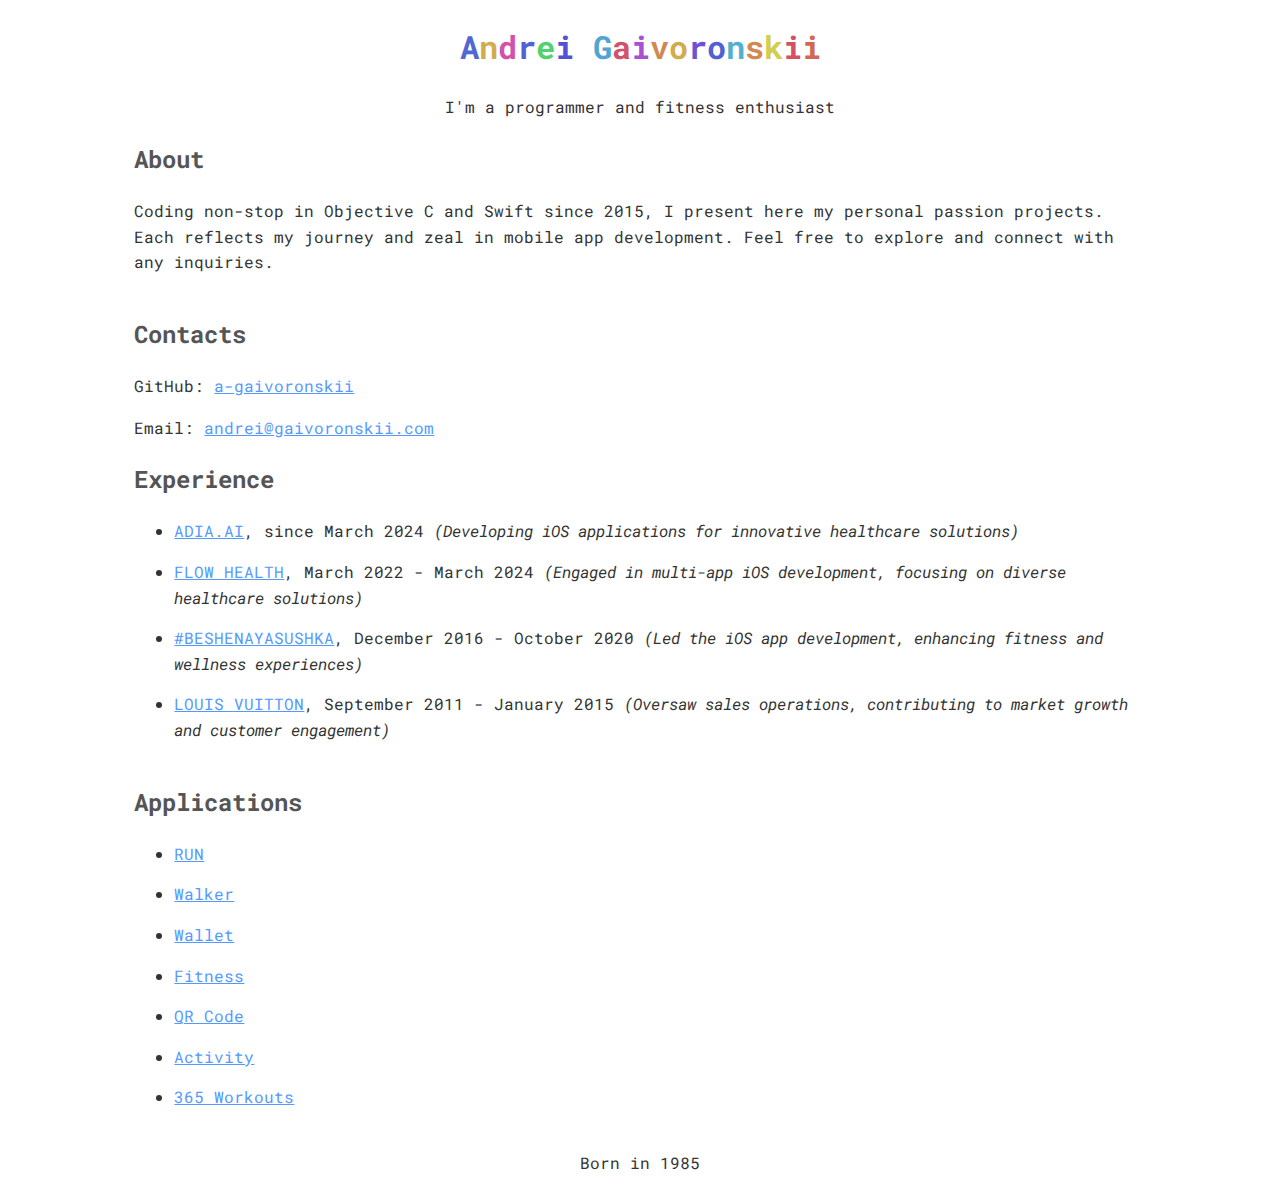
<file: index.html>
<!DOCTYPE html>
<html lang="en">
<head>
    <meta charset="UTF-8">
    <meta name="viewport" content="width=device-width, initial-scale=1.0">
    <title>Andrei Gaivoronskii</title>
    <link rel="icon" type="image/png" href="/favicon.png">
    <link href="https://fonts.googleapis.com/css2?family=Roboto+Mono:wght@400;700&display=swap" rel="stylesheet">
    <style>
        body {
            font-family: 'Roboto Mono', monospace;
            line-height: 1.6;
            color: #333;
            background-color: #fff;
        }
        .container {
            width: 80%;
            margin: 0 auto;
        }
        header, footer {
            text-align: center;
            margin: 20px 0;
        }
        .about, .contact, .experience, .apps {
            margin-bottom: 40px;
        }
        h2 {
            color: #555;
        }
        ul li {
            margin-bottom: 15px;
        }
        a, a:visited {
            color: #5599ff;
        }

        @media (prefers-color-scheme: dark) {
            body {
                color: #ccc;
                background-color: #222;
            }
            h2 {
                color: #ddd;
            }
            a, a:visited {
                color: #5599ff;
            }
        }
    </style>
</head>
<body>
    <div class="container">
        <header>
            <h1 id="colorfulTitle"></h1>
            <p>I'm a programmer and fitness enthusiast</p>
        </header>

        <div class="about">
            <h2>About</h2>
            <p>Coding non-stop in Objective C and Swift since 2015, I present here my personal passion projects. Each reflects my journey and zeal in mobile app development. Feel free to explore and connect with any inquiries.</p>
        </div>

        <div class="contacts">
            <h2>Contacts</h2>
            <p>GitHub: <a href="https://github.com/a-gaivoronskii">a-gaivoronskii</a></p>
            <p>Email: <a href="mailto:andrei@gaivoronskii.com">andrei@gaivoronskii.com</a></p>
        </div>

        <div class="experience">
            <h2>Experience</h2>
            <ul>
                <li><a href="https://adia.ai">ADIA.AI</a>, since March 2024 <i>(Developing iOS applications for innovative healthcare solutions)</i></li>
                <li><a href="https://flowhealth.com">FLOW HEALTH</a>, March 2022 - March 2024 <i>(Engaged in multi-app iOS development, focusing on diverse healthcare solutions)</i></li>
                <li><a href="https://beshenayasushka.ru">#BESHENAYASUSHKA</a>, December 2016 - October 2020 <i>(Led the iOS app development, enhancing fitness and wellness experiences)</i></li>
                <li><a href="https://eu.louisvuitton.com">LOUIS VUITTON</a>, September 2011 - January 2015 <i>(Oversaw sales operations, contributing to market growth and customer engagement)</i></li>
            </ul>
        </div>

        <div class="apps">
            <h2>Applications</h2>
            <ul>
                <li><a href="https://apps.apple.com/app/id1535400615">RUN</a></li>
                <li><a href="https://apps.apple.com/app/id1455639400">Walker</a></li>
                <li><a href="https://apps.apple.com/app/id1038175626">Wallet</a></li>
                <li><a href="https://apps.apple.com/app/id1097500008">Fitness</a></li>
                <li><a href="https://apps.apple.com/app/id1604886331">QR Code</a></li>
                <li><a href="https://apps.apple.com/app/id1427590589">Activity</a></li>
                <li><a href="https://apps.apple.com/app/id1381169094">365 Workouts</a></li>
            </ul>
        </div>

        <footer>
            <p>Born in 1985</p>
        </footer>
    </div>

    <script>
        function getRandomHueColor() {
            const hue = Math.floor(Math.random() * 360);
            const saturation = 59;
            const lightness = 57;
            return `hsl(${hue}, ${saturation}%, ${lightness}%)`;
        }

        function colorizeTitle(title) {
            var coloredTitle = '';
            for (var i = 0; i < title.length; i++) {
                coloredTitle += '<span style="color: ' + getRandomHueColor() + ';">' + title[i] + '</span>';
            }
            return coloredTitle;
        }

        document.getElementById('colorfulTitle').innerHTML = colorizeTitle('Andrei Gaivoronskii');
    </script>
</body>
</html>
</file>
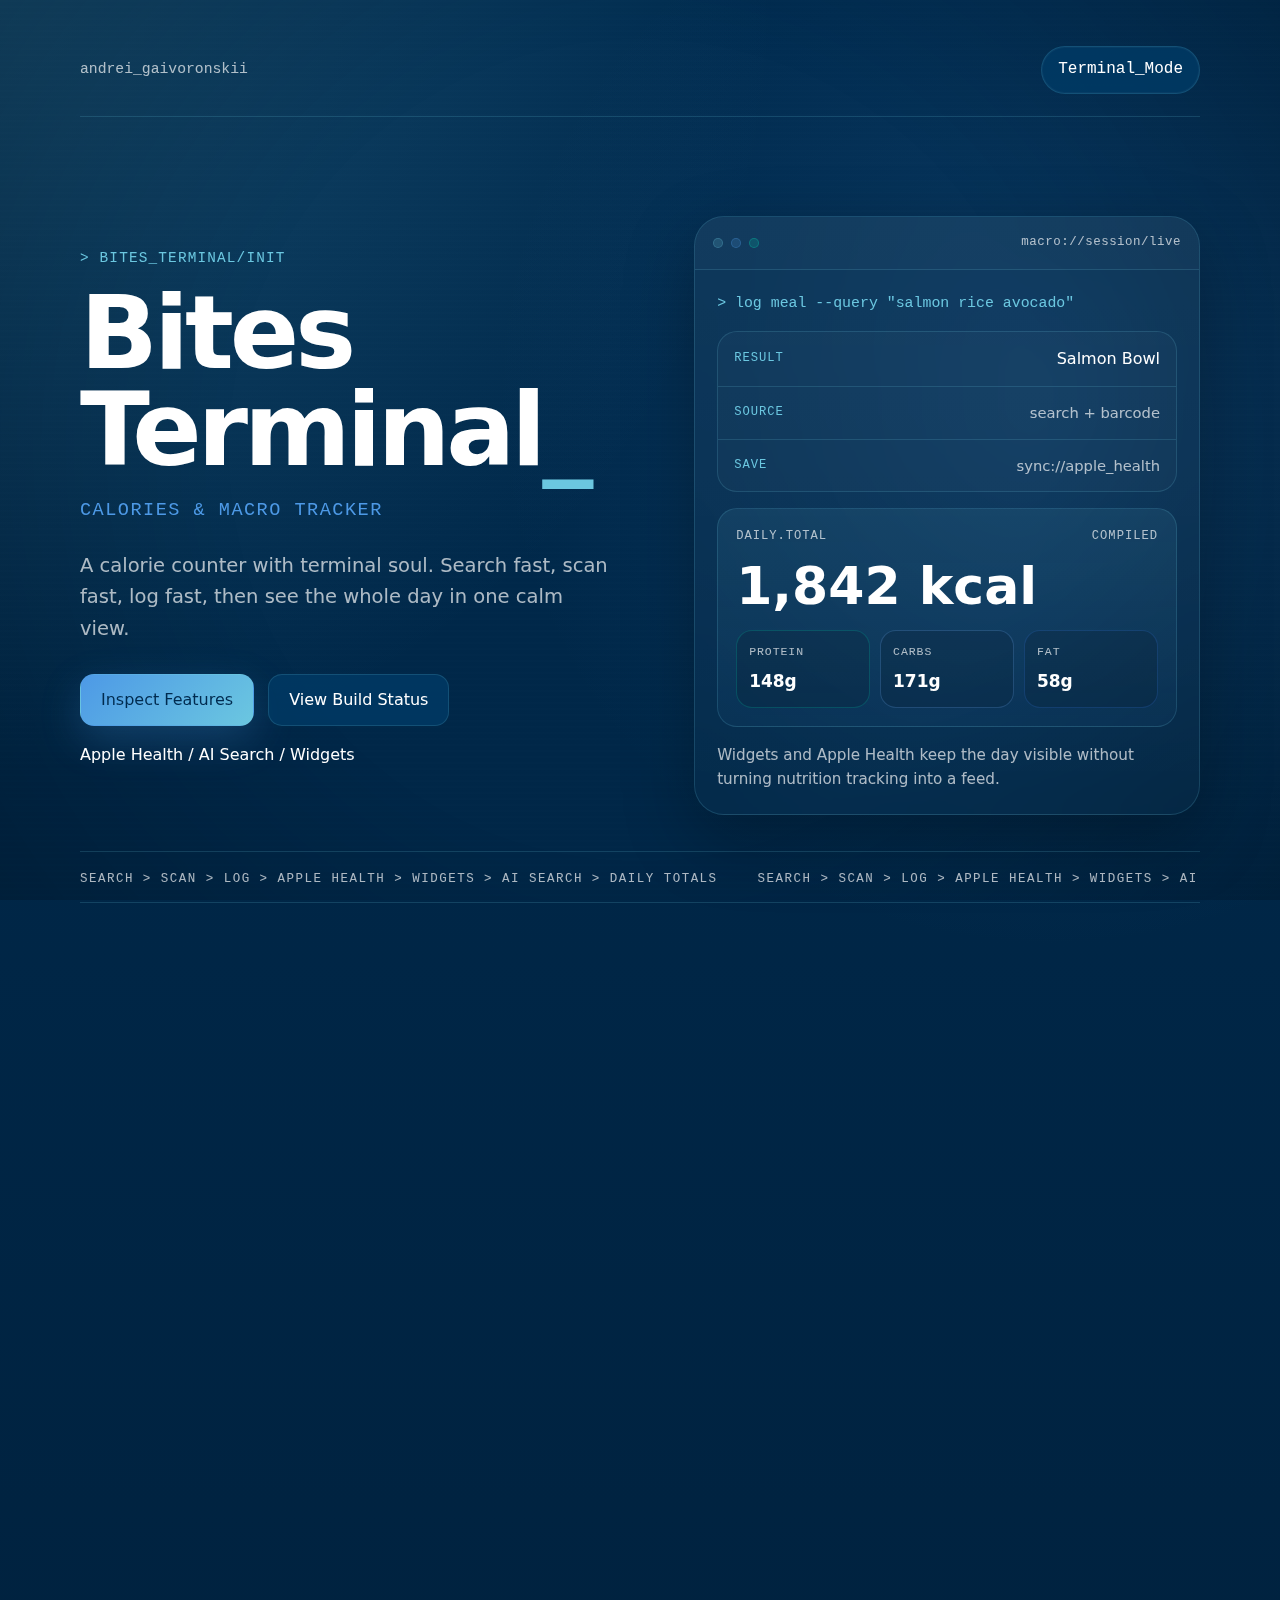
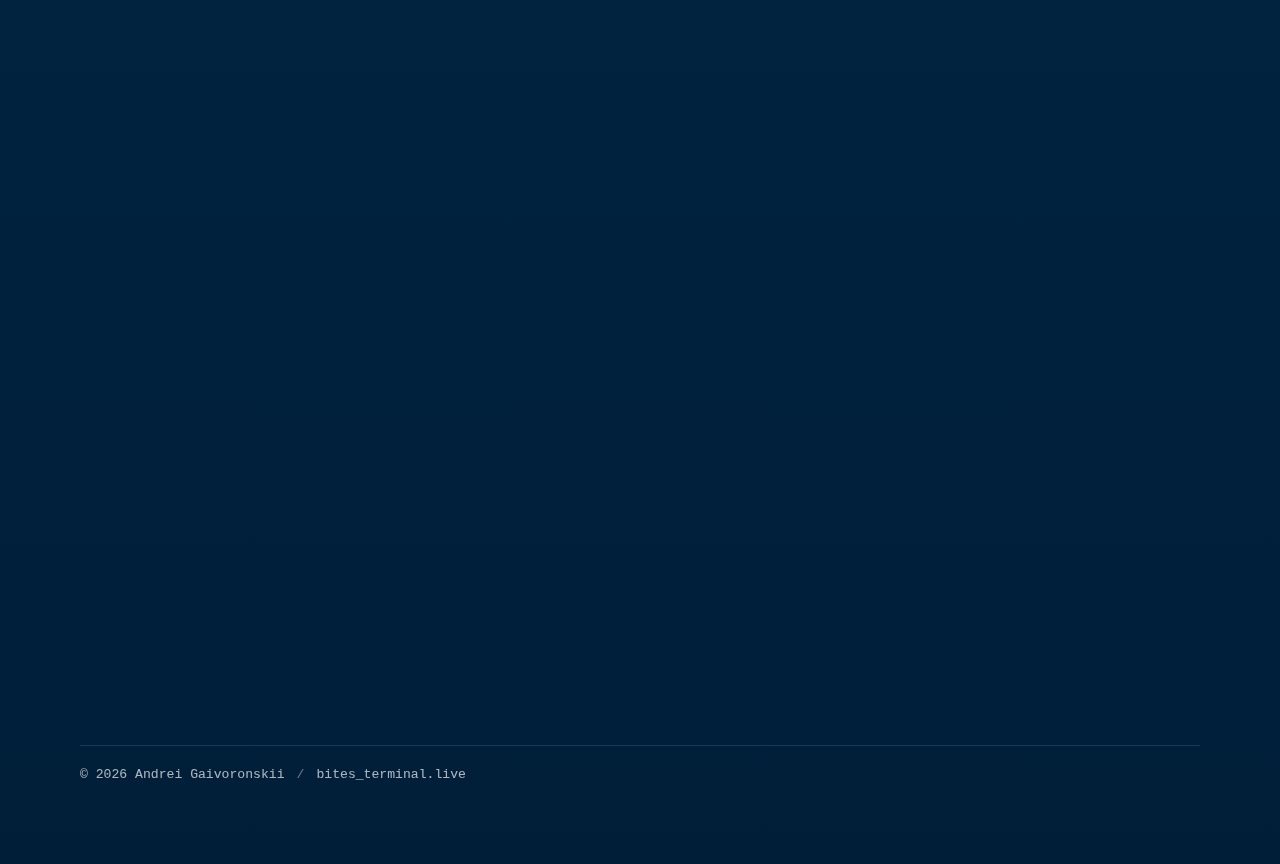
<file: bites/index.html>
<!doctype html>
<html lang="en">
<head>
  <meta charset="utf-8">
  <meta name="viewport" content="width=device-width, initial-scale=1">
  <meta name="theme-color" content="#002b4f">
  <meta name="description" content="Bites Terminal is a calorie counter and macro tracker with a terminal-inspired feel, Apple Health sync, widgets, and AI-assisted food search.">

  <title>Bites Terminal - Calories &amp; Macro Tracker</title>

  <link rel="icon" type="image/png" href="/favicon.png">
  <link rel="stylesheet" href="styles.css">
  <script>document.documentElement.classList.add("reveal-ready");</script>
</head>
<body>
  <div class="container">
    <header class="topbar" data-reveal>
      <a class="back-link" href="/">andrei_gaivoronskii</a>
      <span class="mode-chip" aria-label="Bites Terminal mode">Terminal_Mode</span>
    </header>

    <main>
      <section class="hero">
        <div class="hero__copy" data-reveal>
          <p class="eyebrow">&gt; bites_terminal/init</p>
          <h1 class="hero__title">Bites Terminal<span class="cursor">_</span></h1>
          <p class="hero__subtitle">Calories &amp; Macro Tracker</p>
          <p class="hero__description">
            A calorie counter with terminal soul. Search fast, scan fast,
            log fast, then see the whole day in one calm view.
          </p>

          <div class="hero__actions">
            <a class="button button--primary" href="#feature-grid">
              Inspect Features
            </a>
            <a class="button button--secondary" href="#build-status">
              View Build Status
            </a>
          </div>

          <p class="hero__signals" aria-label="Bites Terminal capabilities">
            Apple Health / AI Search / Widgets
          </p>
        </div>

        <div class="hero__visual" data-reveal>
          <div class="terminal-window">
            <div class="terminal-window__chrome">
              <div class="terminal-window__lights" aria-hidden="true">
                <span></span>
                <span></span>
                <span></span>
              </div>
              <p class="terminal-window__title">macro://session/live</p>
            </div>

            <div class="terminal-window__body">
              <p class="line line--command">&gt; log meal --query "salmon rice avocado"</p>

              <div class="terminal-panel">
                <div class="terminal-row">
                  <span class="terminal-row__label">result</span>
                  <strong class="terminal-row__value">Salmon Bowl</strong>
                </div>
                <div class="terminal-row">
                  <span class="terminal-row__label">source</span>
                  <span class="terminal-row__meta">search + barcode</span>
                </div>
                <div class="terminal-row">
                  <span class="terminal-row__label">save</span>
                  <span class="terminal-row__meta">sync://apple_health</span>
                </div>
              </div>

              <div class="daily-panel">
                <div class="daily-panel__header">
                  <span class="daily-panel__label">daily.total</span>
                  <span class="daily-panel__status">compiled</span>
                </div>

                <strong class="daily-panel__value">1,842 kcal</strong>

                <ul class="macro-list" aria-label="Daily macro stats preview">
                  <li>
                    <span>PROTEIN</span>
                    <strong>148g</strong>
                  </li>
                  <li>
                    <span>CARBS</span>
                    <strong>171g</strong>
                  </li>
                  <li>
                    <span>FAT</span>
                    <strong>58g</strong>
                  </li>
                </ul>
              </div>

              <p class="terminal-note">Widgets and Apple Health keep the day visible without turning nutrition tracking into a feed.</p>
            </div>
          </div>
        </div>
      </section>

      <section class="ticker" aria-label="Bites Terminal signal line">
        <div class="ticker__track">
          <div class="ticker__group">
            <span>SEARCH &gt; SCAN &gt; LOG &gt; APPLE HEALTH &gt; WIDGETS &gt; AI SEARCH &gt; DAILY TOTALS</span>
          </div>
          <div class="ticker__group" aria-hidden="true">
            <span>SEARCH &gt; SCAN &gt; LOG &gt; APPLE HEALTH &gt; WIDGETS &gt; AI SEARCH &gt; DAILY TOTALS</span>
          </div>
        </div>
      </section>

      <section id="feature-grid" class="section">
        <div class="section-heading" data-reveal>
          <p class="section-kicker">&gt; feature_map</p>
          <h2 class="section-title">Built to make food logging feel focused.</h2>
          <p class="section-copy">
            One search stack, one readable daily view, and one clear connection to Apple Health.
          </p>
        </div>

        <div class="detail-panel" data-reveal>
          <article class="detail-row">
            <p class="detail-row__meta">01 / search</p>
            <div class="detail-row__copy">
              <h3>Search first, AI when names get messy</h3>
              <p>Start with fast food search, then use AI assist for vague meals or incomplete product names.</p>
            </div>
          </article>

          <article class="detail-row">
            <p class="detail-row__meta">02 / capture</p>
            <div class="detail-row__copy">
              <h3>Scan and save in seconds</h3>
              <p>Barcode scanning keeps the flow fast, with less form filling and fewer taps between meal and log.</p>
            </div>
          </article>

          <article class="detail-row">
            <p class="detail-row__meta">03 / daily view</p>
            <div class="detail-row__copy">
              <h3>Daily totals that stay readable</h3>
              <p>Calories, protein, carbs, and fat stay in one calm stack so the app feels like a tool, not a dashboard maze.</p>
            </div>
          </article>
        </div>
      </section>

      <section class="section section--tight">
        <div class="detail-panel detail-panel--split">
          <article id="build-status" class="detail-column" data-reveal>
            <p class="section-kicker">&gt; build_status</p>
            <h2 class="detail-column__title">A calmer nutrition tool.</h2>
            <ul class="console-list">
              <li><span class="status-pill status-pill--live">LIVE</span> Apple Health read and write support for dietary data</li>
              <li><span class="status-pill status-pill--live">LIVE</span> Home Screen widgets for quick totals</li>
              <li><span class="status-pill status-pill--live">LIVE</span> Terminal-inspired UI built for focus</li>
              <li><span class="status-pill status-pill--next">NEXT</span> PDF analysis for better goal setup</li>
            </ul>
          </article>

          <article class="detail-column" data-reveal>
            <p class="section-kicker">&gt; system_profile</p>
            <dl class="spec-list">
              <div class="spec-list__row">
                <dt>platform</dt>
                <dd>iPhone</dd>
              </div>
              <div class="spec-list__row">
                <dt>requires</dt>
                <dd>iOS 26.0+</dd>
              </div>
              <div class="spec-list__row">
                <dt>health</dt>
                <dd>Apple Health sync for calories and macros</dd>
              </div>
              <div class="spec-list__row">
                <dt>search stack</dt>
                <dd>Food databases, barcode scan, and AI assist</dd>
              </div>
              <div class="spec-list__row">
                <dt>status</dt>
                <dd>Independent iOS app in active development</dd>
              </div>
            </dl>
          </article>
        </div>
      </section>

    </main>

    <footer class="footer">
      <span>&copy; <span id="currentYear">2026</span> Andrei Gaivoronskii</span>
      <span class="footer__separator">/</span>
      <span>bites_terminal.live</span>
    </footer>
  </div>

  <script src="script.js"></script>
</body>
</html>
</file>
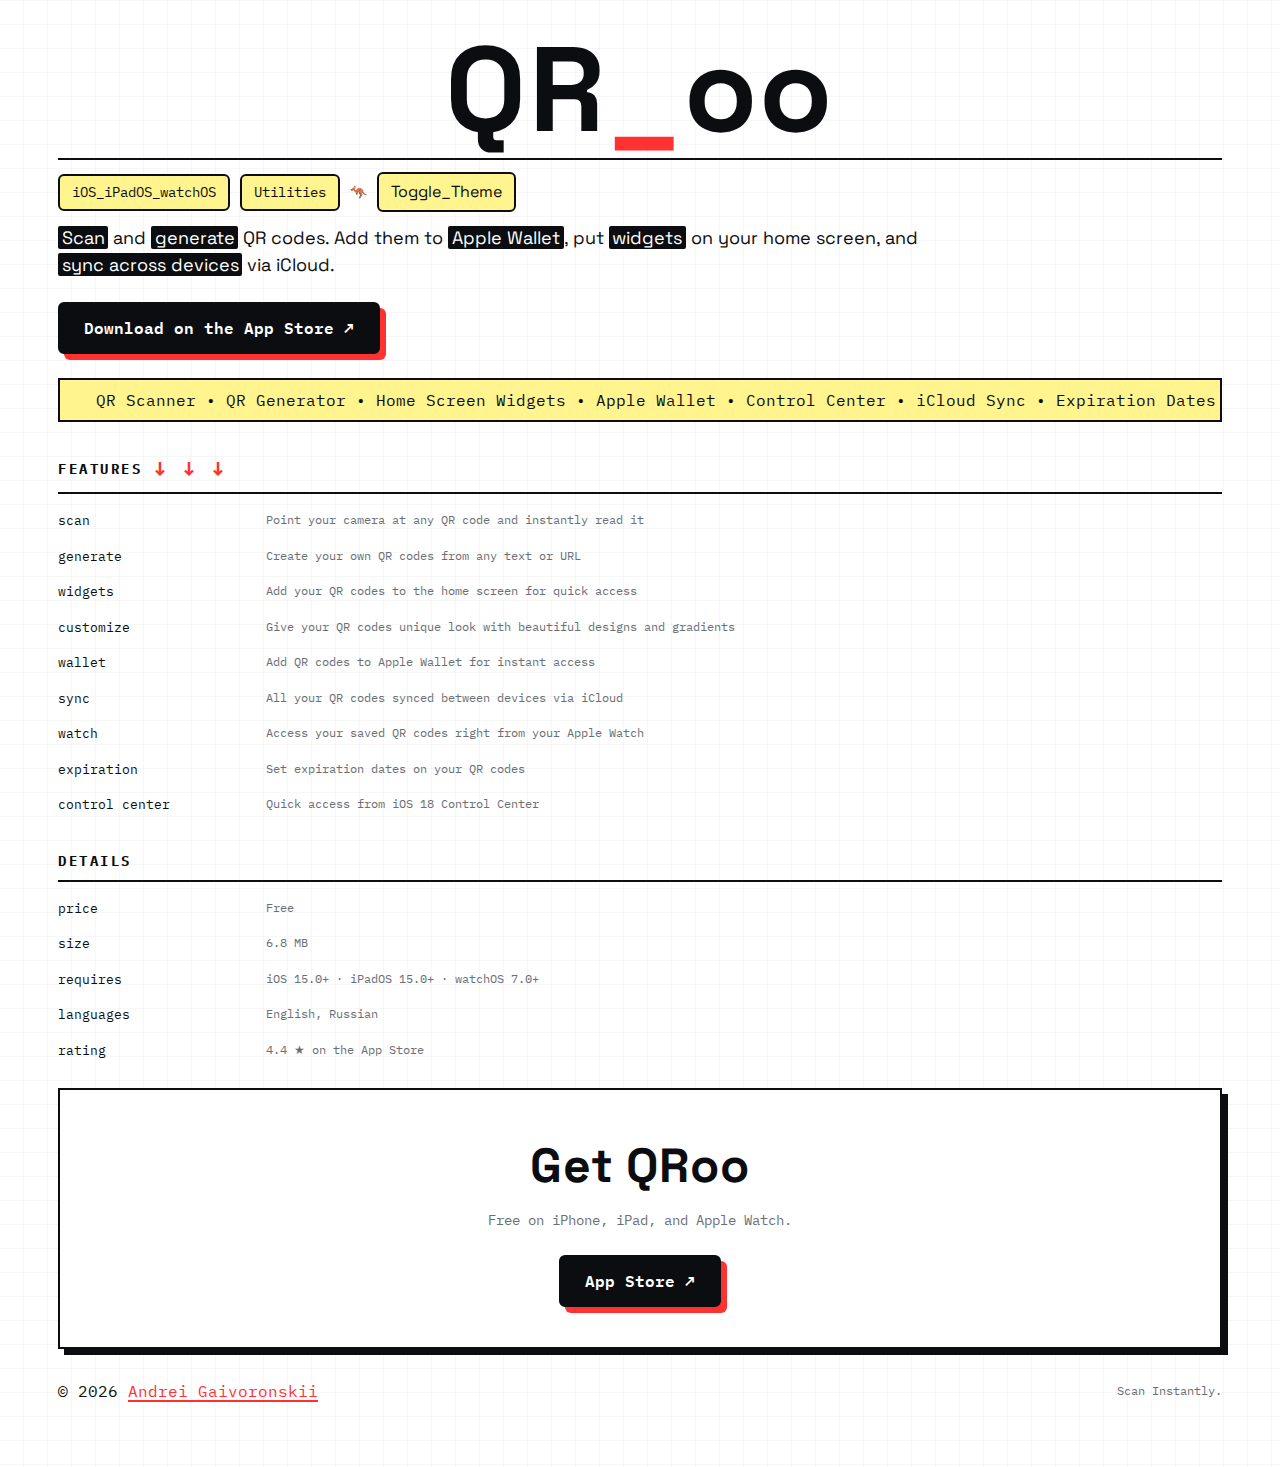
<file: qroo/index.html>
<!doctype html>
<html lang="en">
<head>
  <meta charset="utf-8">
  <meta name="viewport" content="width=device-width, initial-scale=1">
  <meta name="description" content="QRoo — QR code scanner, generator, and widget for iPhone, iPad, and Apple Watch. Scan, create, save, and sync QR codes across all your devices.">

  <title>QRoo — QR Code Scanner & Generator</title>

  <link rel="icon" type="image/png" href="/favicon.png">
  <link rel="preconnect" href="https://fonts.googleapis.com">
  <link rel="preconnect" href="https://fonts.gstatic.com" crossorigin>
  <link href="https://fonts.googleapis.com/css2?family=Space+Grotesk:wght@400;700&family=IBM+Plex+Mono:wght@400;600&display=swap" rel="stylesheet">

  <link rel="stylesheet" href="styles.css">
</head>

<body>
  <div class="container">

    <!-- ===================================
         HEADER
         =================================== -->
    <header class="header">
      <div class="header__spacer"></div>
      <div class="header__title">
        <h1>QR<span class="header__accent">_</span>oo</h1>
      </div>
      <div class="header__spacer"></div>
    </header>

    <!-- ===================================
         HERO SECTION
         =================================== -->
    <section class="hero">
      <div class="hero__chips">
        <span class="chip" aria-label="Platform">iOS_iPadOS_watchOS</span>
        <span class="chip" aria-label="Category">Utilities</span>
        <span class="chip-spacer"> 🦘 </span>
        <button id="themeToggle" class="chip chip--button" aria-label="Toggle between light and dark themes">
          Toggle_Theme
        </button>
      </div>

      <p class="hero__description">
        <span class="highlight">Scan</span> and
        <span class="highlight">generate</span> QR codes.
        Add them to <span class="highlight">Apple Wallet</span>,
        put <span class="highlight">widgets</span> on your home screen, and
        <span class="highlight">sync across devices</span> via iCloud.
      </p>

      <div class="hero__cta">
        <a class="cta-button"
           href="https://apps.apple.com/app/id1604886331"
           target="_blank"
           rel="noopener"
           aria-label="Download QRoo from the App Store">
          Download on the App Store ↗
        </a>
      </div>
    </section>

    <!-- ===================================
         FEATURES TAPE
         =================================== -->
    <div class="tape" role="marquee" aria-label="App features">
      <div class="tape__content">
        <span>QR Scanner • QR Generator • Home Screen Widgets • Apple Wallet • Control Center • iCloud Sync • Expiration Dates • Beautiful Designs • Apple Watch • iPhone • iPad • Dark Mode • Fast & Lightweight • Privacy First • No Ads • Offline Support • Share QR Codes • History • Favorites • QR Scanner • QR Generator • Home Screen Widgets • Apple Wallet • Control Center • iCloud Sync • Expiration Dates • Beautiful Designs • Apple Watch • iPhone • iPad • Dark Mode • Fast & Lightweight • Privacy First • No Ads • Offline Support • Share QR Codes • History • Favorites</span>
      </div>
    </div>

    <!-- ===================================
         FEATURES
         =================================== -->
    <section class="section">
      <h2 class="section__title section__title--highlighted">
        <span class="section__title-text">features</span>
        <span class="section__arrows section__arrows--right">↓ ↓ ↓</span>
      </h2>
      <dl class="definition-list">
        <dt class="definition-list__term">scan</dt>
        <dd class="definition-list__description">Point your camera at any QR code and instantly read it</dd>
        <dt class="definition-list__term">generate</dt>
        <dd class="definition-list__description">Create your own QR codes from any text or URL</dd>
        <dt class="definition-list__term">widgets</dt>
        <dd class="definition-list__description">Add your QR codes to the home screen for quick access</dd>
        <dt class="definition-list__term">customize</dt>
        <dd class="definition-list__description">Give your QR codes unique look with beautiful designs and gradients</dd>
        <dt class="definition-list__term">wallet</dt>
        <dd class="definition-list__description">Add QR codes to Apple Wallet for instant access</dd>
        <dt class="definition-list__term">sync</dt>
        <dd class="definition-list__description">All your QR codes synced between devices via iCloud</dd>
        <dt class="definition-list__term">watch</dt>
        <dd class="definition-list__description">Access your saved QR codes right from your Apple Watch</dd>
        <dt class="definition-list__term">expiration</dt>
        <dd class="definition-list__description">Set expiration dates on your QR codes</dd>
        <dt class="definition-list__term">control center</dt>
        <dd class="definition-list__description">Quick access from iOS 18 Control Center</dd>
      </dl>
    </section>

    <!-- ===================================
         APP DETAILS
         =================================== -->
    <section class="section">
      <h2 class="section__title">details</h2>
      <dl class="definition-list">
        <dt class="definition-list__term">price</dt>
        <dd class="definition-list__description">Free</dd>
        <dt class="definition-list__term">size</dt>
        <dd class="definition-list__description">6.8 MB</dd>
        <dt class="definition-list__term">requires</dt>
        <dd class="definition-list__description">iOS 15.0+ · iPadOS 15.0+ · watchOS 7.0+</dd>
        <dt class="definition-list__term">languages</dt>
        <dd class="definition-list__description">English, Russian</dd>
        <dt class="definition-list__term">rating</dt>
        <dd class="definition-list__description">4.4 ★ on the App Store</dd>
      </dl>
    </section>

    <!-- ===================================
         DOWNLOAD CTA
         =================================== -->
    <section class="section section--cta">
      <div class="cta-card">
        <h2 class="cta-card__title">Get QRoo</h2>
        <p class="cta-card__description">Free on iPhone, iPad, and Apple Watch.</p>
        <a class="cta-button"
           href="https://apps.apple.com/app/id1604886331"
           target="_blank"
           rel="noopener"
           aria-label="Download QRoo from the App Store">
          App Store ↗
        </a>
      </div>
    </section>

    <!-- ===================================
         FOOTER
         =================================== -->
    <footer class="footer">
      <div class="footer__copyright">
        &copy; <span id="currentYear">2025</span>
        <a href="/" aria-label="Visit developer portfolio">Andrei Gaivoronskii</a>
      </div>
      <div class="footer__tagline">
        Scan Instantly.
      </div>
    </footer>

  </div>

  <script src="script.js"></script>
</body>
</html>
</file>
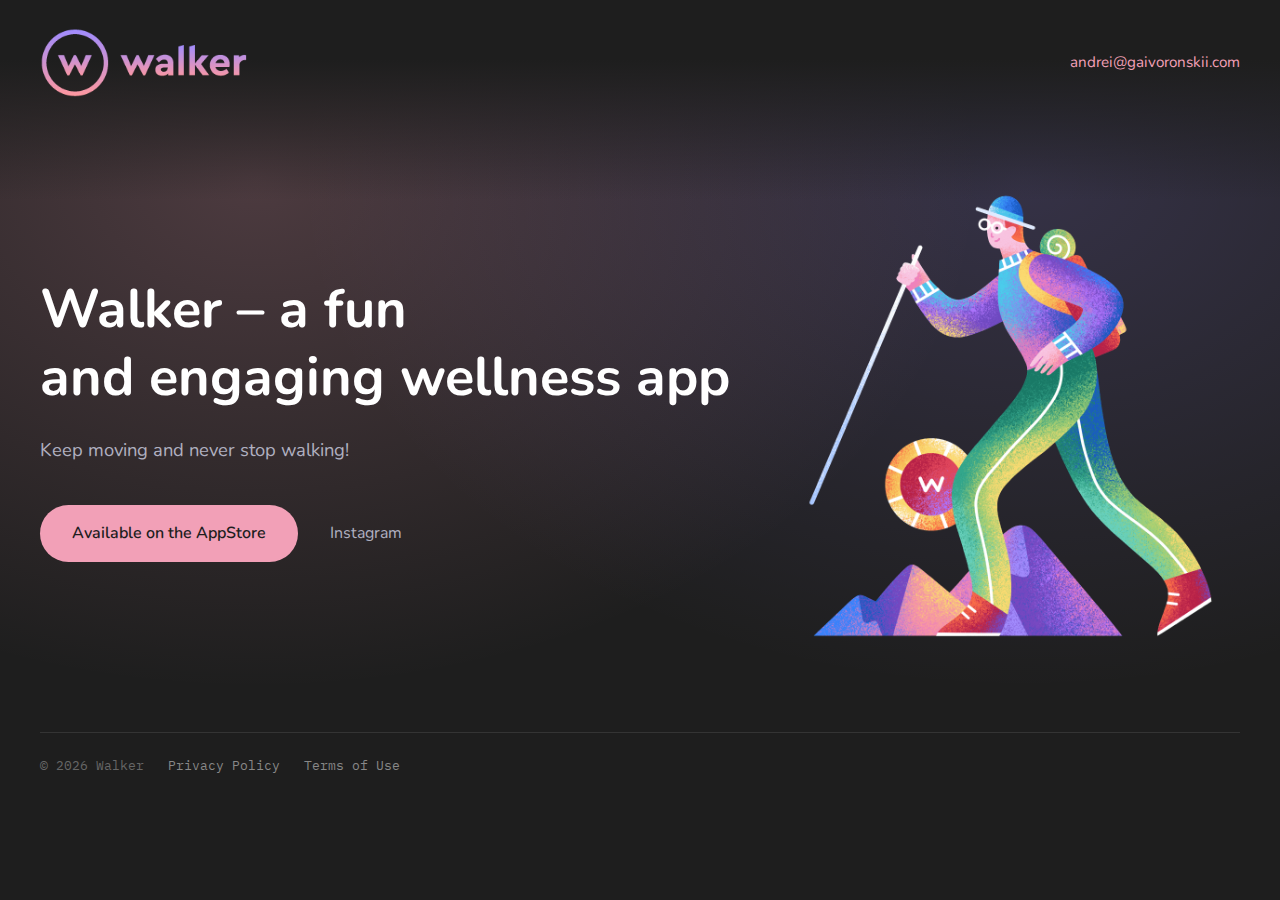
<file: walker/index.html>
<!doctype html>
<html lang="en">
<head>
  <meta charset="utf-8">
  <meta name="viewport" content="width=device-width, initial-scale=1">
  <meta name="theme-color" content="#1e1e1e">
  <meta name="description" content="Walker — a fun and engaging wellness app. Keep moving and never stop walking.">

  <title>Walker — Wellness App</title>

  <link rel="icon" type="image/png" href="/favicon.png">
  <link rel="preconnect" href="https://fonts.googleapis.com">
  <link rel="preconnect" href="https://fonts.gstatic.com" crossorigin>
  <link href="https://fonts.googleapis.com/css2?family=Nunito:wght@400;600;700&family=Space+Grotesk:wght@400;500;700&family=IBM+Plex+Mono:wght@400;600&display=swap" rel="stylesheet">

  <link rel="stylesheet" href="styles.css">
</head>

<body class="walker-home">
  <div class="container">
    <header class="topbar">
      <a class="brand-link" href="/walker/" aria-label="Walker home">
        <img src="assets/logo.png" width="274" height="90" alt="Walker">
      </a>
      <a class="topbar__email" href="mailto:andrei@gaivoronskii.com">andrei@gaivoronskii.com</a>
    </header>

    <main class="hero">
      <div class="hero__copy">
        <h1 class="hero__title">Walker &ndash; a fun<br>and engaging wellness app</h1>
        <p class="hero__subtitle">Keep moving and never stop walking!</p>

        <div class="hero__actions">
          <a class="button-appstore" href="https://apps.apple.com/app/id1455639400" target="_blank" rel="noopener">
            Available on the AppStore
          </a>
          <a class="link-secondary" href="https://www.instagram.com/walkerapp.io/" target="_blank" rel="noopener">
            Instagram
          </a>
        </div>
      </div>

      <div class="hero__art">
        <img src="assets/hero.png" width="1000" height="1000" alt="Walker character">
      </div>
    </main>

    <footer class="footer">
      <span>&copy; <span data-current-year></span> Walker</span>
      <a href="privacy-policy/">Privacy Policy</a>
      <a href="terms-of-use/">Terms of Use</a>
    </footer>
  </div>

  <script src="script.js"></script>
</body>
</html>
</file>
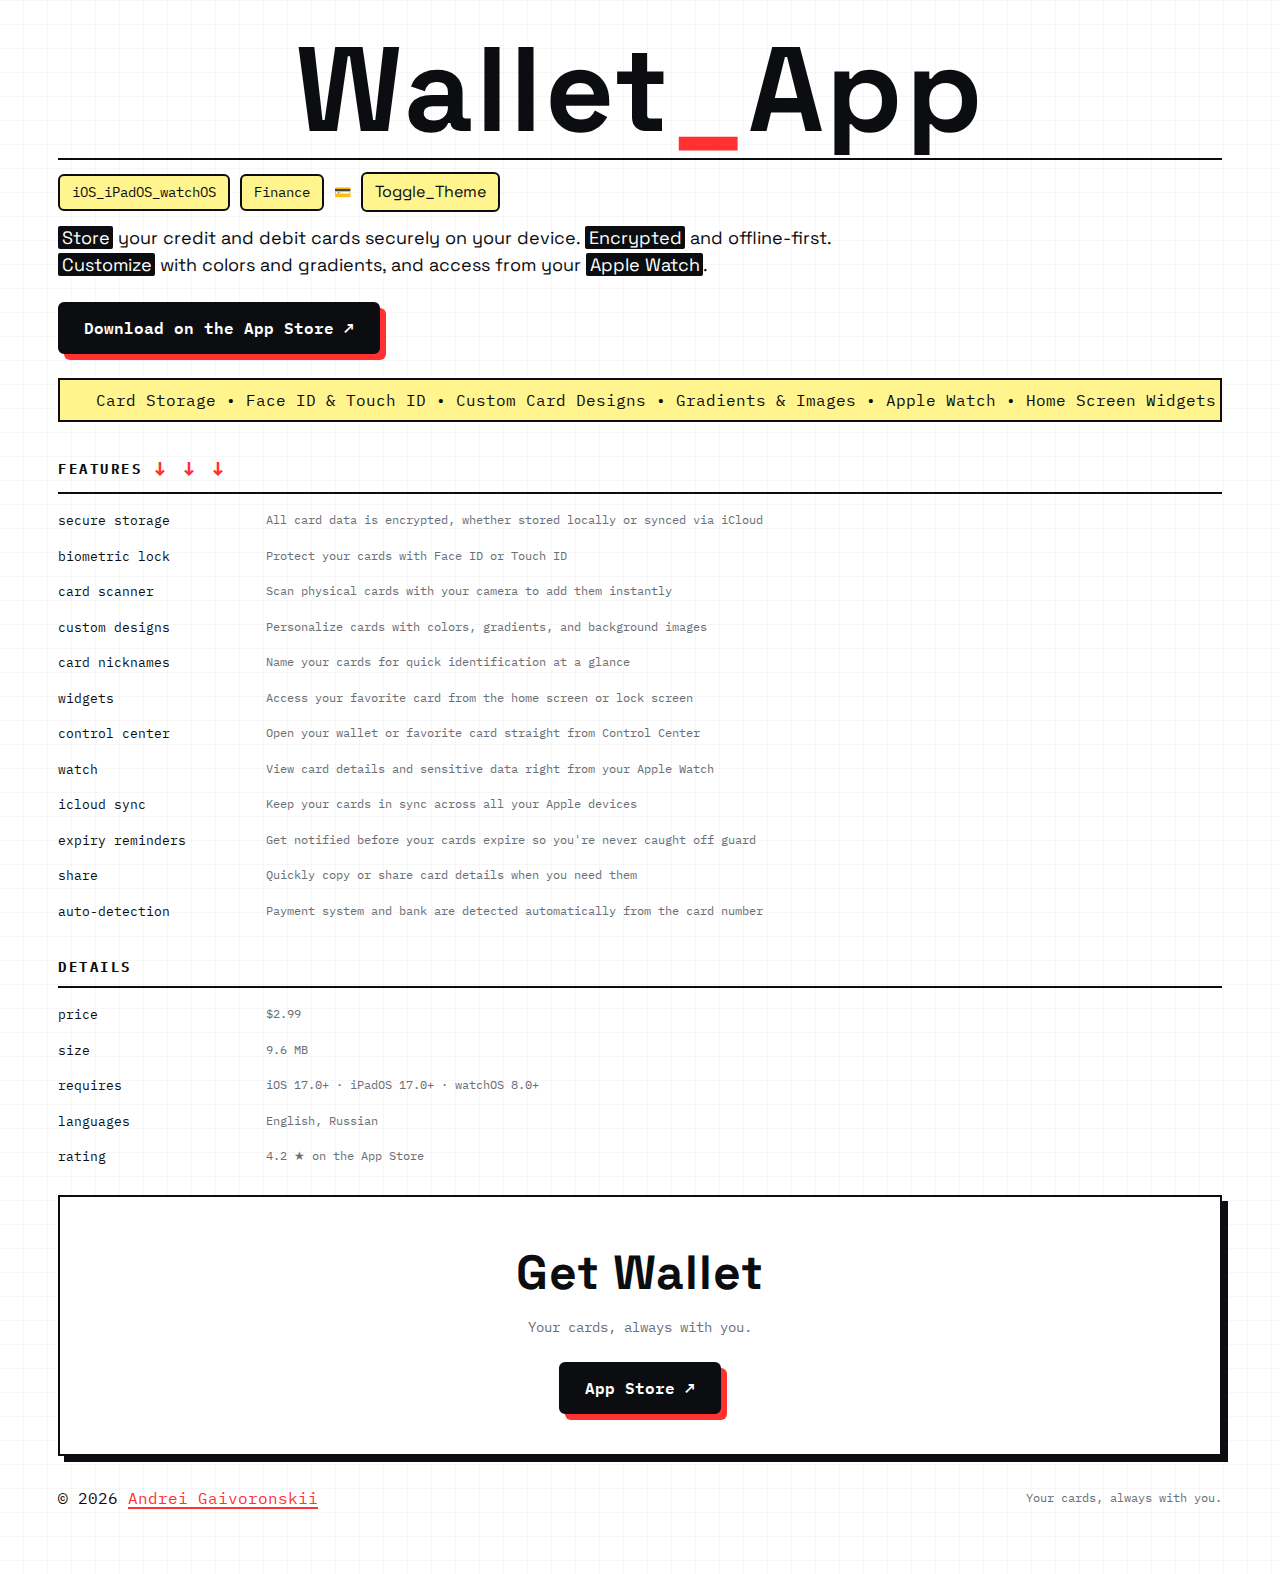
<file: wallet/index.html>
<!doctype html>
<html lang="en">
<head>
  <meta charset="utf-8">
  <meta name="viewport" content="width=device-width, initial-scale=1">
  <meta name="description" content="Wallet — store your credit and debit cards securely on iPhone, iPad, and Apple Watch. Offline-first, encrypted, and beautifully designed.">

  <title>Wallet — Card Storage for iPhone & Apple Watch</title>

  <link rel="icon" type="image/png" href="/favicon.png">
  <link rel="preconnect" href="https://fonts.googleapis.com">
  <link rel="preconnect" href="https://fonts.gstatic.com" crossorigin>
  <link href="https://fonts.googleapis.com/css2?family=Space+Grotesk:wght@400;700&family=IBM+Plex+Mono:wght@400;600&display=swap" rel="stylesheet">

  <link rel="stylesheet" href="styles.css">
</head>

<body>
  <div class="container">

    <!-- ===================================
         HEADER
         =================================== -->
    <header class="header">
      <div class="header__spacer"></div>
      <div class="header__title">
        <h1>Wallet<span class="header__accent">_</span>App</h1>
      </div>
      <div class="header__spacer"></div>
    </header>

    <!-- ===================================
         HERO SECTION
         =================================== -->
    <section class="hero">
      <div class="hero__chips">
        <span class="chip" aria-label="Platform">iOS_iPadOS_watchOS</span>
        <span class="chip" aria-label="Category">Finance</span>
        <span class="chip-spacer"> 💳 </span>
        <button id="themeToggle" class="chip chip--button" aria-label="Toggle between light and dark themes">
          Toggle_Theme
        </button>
      </div>

      <p class="hero__description">
        <span class="highlight">Store</span> your credit and debit cards
        securely on your device.
        <span class="highlight">Encrypted</span> and offline-first.
        <span class="highlight">Customize</span> with colors and gradients,
        and access from your <span class="highlight">Apple&nbsp;Watch</span>.
      </p>

      <div class="hero__cta">
        <a class="cta-button"
           href="https://apps.apple.com/app/id1038175626"
           target="_blank"
           rel="noopener"
           aria-label="Download Wallet from the App Store">
          Download on the App Store ↗
        </a>
      </div>
    </section>

    <!-- ===================================
         FEATURES TAPE
         =================================== -->
    <div class="tape" role="marquee" aria-label="App features">
      <div class="tape__content">
        <span>Card Storage • Face ID & Touch ID • Custom Card Designs • Gradients & Images • Apple Watch • Home Screen Widgets • Control Center • iCloud Sync • Card Scanner • Expiry Reminders • Card Nicknames • Share Card Data • Dark Mode • Offline First • Privacy First • No Ads • No Tracking • Card Storage • Face ID & Touch ID • Custom Card Designs • Gradients & Images • Apple Watch • Home Screen Widgets • Control Center • iCloud Sync • Card Scanner • Expiry Reminders • Card Nicknames • Share Card Data • Dark Mode • Offline First • Privacy First • No Ads • No Tracking</span>
      </div>
    </div>

    <!-- ===================================
         FEATURES
         =================================== -->
    <section class="section">
      <h2 class="section__title section__title--highlighted">
        <span class="section__title-text">features</span>
        <span class="section__arrows section__arrows--right">↓ ↓ ↓</span>
      </h2>
      <dl class="definition-list">
        <dt class="definition-list__term">secure storage</dt>
        <dd class="definition-list__description">All card data is encrypted, whether stored locally or synced via iCloud</dd>
        <dt class="definition-list__term">biometric lock</dt>
        <dd class="definition-list__description">Protect your cards with Face ID or Touch ID</dd>
        <dt class="definition-list__term">card scanner</dt>
        <dd class="definition-list__description">Scan physical cards with your camera to add them instantly</dd>
        <dt class="definition-list__term">custom designs</dt>
        <dd class="definition-list__description">Personalize cards with colors, gradients, and background images</dd>
        <dt class="definition-list__term">card nicknames</dt>
        <dd class="definition-list__description">Name your cards for quick identification at a glance</dd>
        <dt class="definition-list__term">widgets</dt>
        <dd class="definition-list__description">Access your favorite card from the home screen or lock screen</dd>
        <dt class="definition-list__term">control center</dt>
        <dd class="definition-list__description">Open your wallet or favorite card straight from Control Center</dd>
        <dt class="definition-list__term">watch</dt>
        <dd class="definition-list__description">View card details and sensitive data right from your Apple Watch</dd>
        <dt class="definition-list__term">icloud sync</dt>
        <dd class="definition-list__description">Keep your cards in sync across all your Apple devices</dd>
        <dt class="definition-list__term">expiry reminders</dt>
        <dd class="definition-list__description">Get notified before your cards expire so you're never caught off guard</dd>
        <dt class="definition-list__term">share</dt>
        <dd class="definition-list__description">Quickly copy or share card details when you need them</dd>
        <dt class="definition-list__term">auto-detection</dt>
        <dd class="definition-list__description">Payment system and bank are detected automatically from the card number</dd>
      </dl>
    </section>

    <!-- ===================================
         APP DETAILS
         =================================== -->
    <section class="section">
      <h2 class="section__title">details</h2>
      <dl class="definition-list">
        <dt class="definition-list__term">price</dt>
        <dd class="definition-list__description">$2.99</dd>
        <dt class="definition-list__term">size</dt>
        <dd class="definition-list__description">9.6 MB</dd>
        <dt class="definition-list__term">requires</dt>
        <dd class="definition-list__description">iOS 17.0+ · iPadOS 17.0+ · watchOS 8.0+</dd>
        <dt class="definition-list__term">languages</dt>
        <dd class="definition-list__description">English, Russian</dd>
        <dt class="definition-list__term">rating</dt>
        <dd class="definition-list__description">4.2 ★ on the App Store</dd>
      </dl>
    </section>

    <!-- ===================================
         DOWNLOAD CTA
         =================================== -->
    <section class="section section--cta">
      <div class="cta-card">
        <h2 class="cta-card__title">Get Wallet</h2>
        <p class="cta-card__description">Your cards, always with you.</p>
        <a class="cta-button"
           href="https://apps.apple.com/app/id1038175626"
           target="_blank"
           rel="noopener"
           aria-label="Download Wallet from the App Store">
          App Store ↗
        </a>
      </div>
    </section>

    <!-- ===================================
         FOOTER
         =================================== -->
    <footer class="footer">
      <div class="footer__copyright">
        &copy; <span id="currentYear">2025</span>
        <a href="/" aria-label="Visit developer portfolio">Andrei Gaivoronskii</a>
      </div>
      <div class="footer__tagline">
        Your cards, always with you.
      </div>
    </footer>

  </div>

  <script src="script.js"></script>
</body>
</html>
</file>
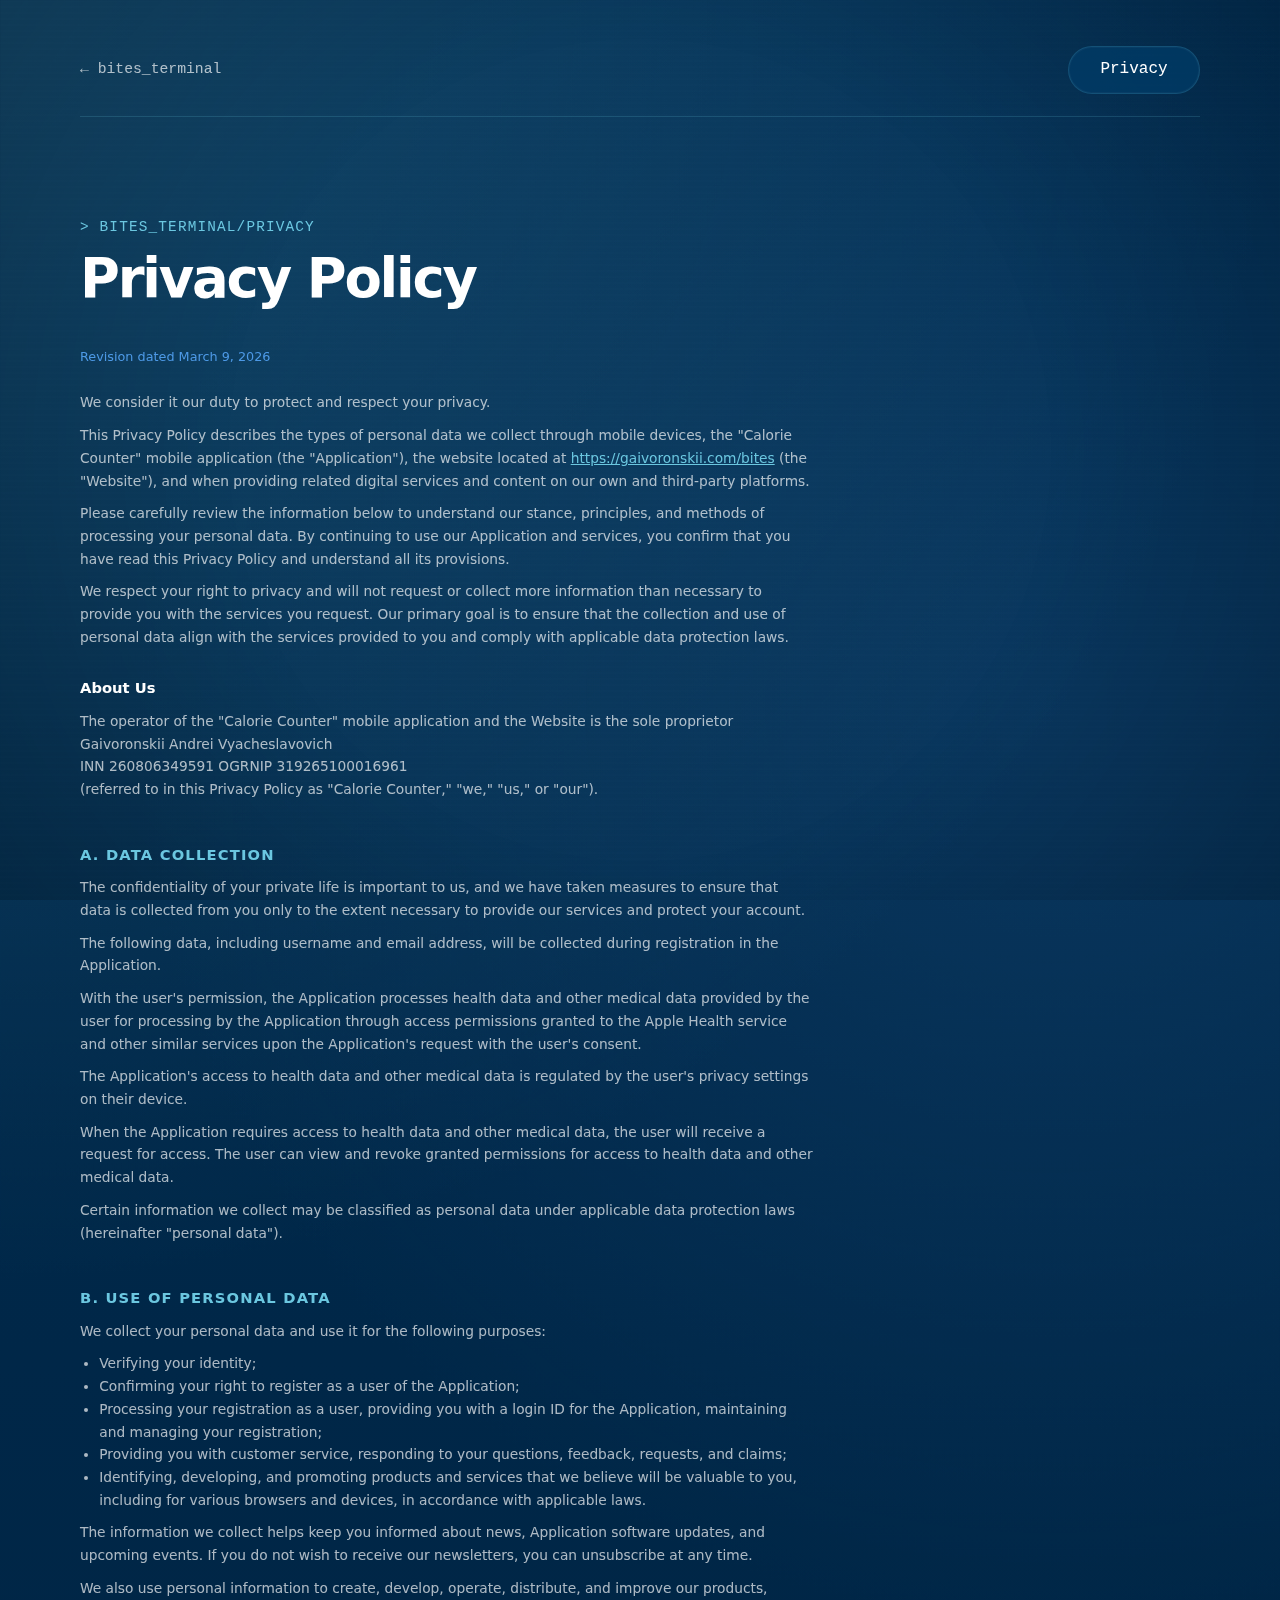
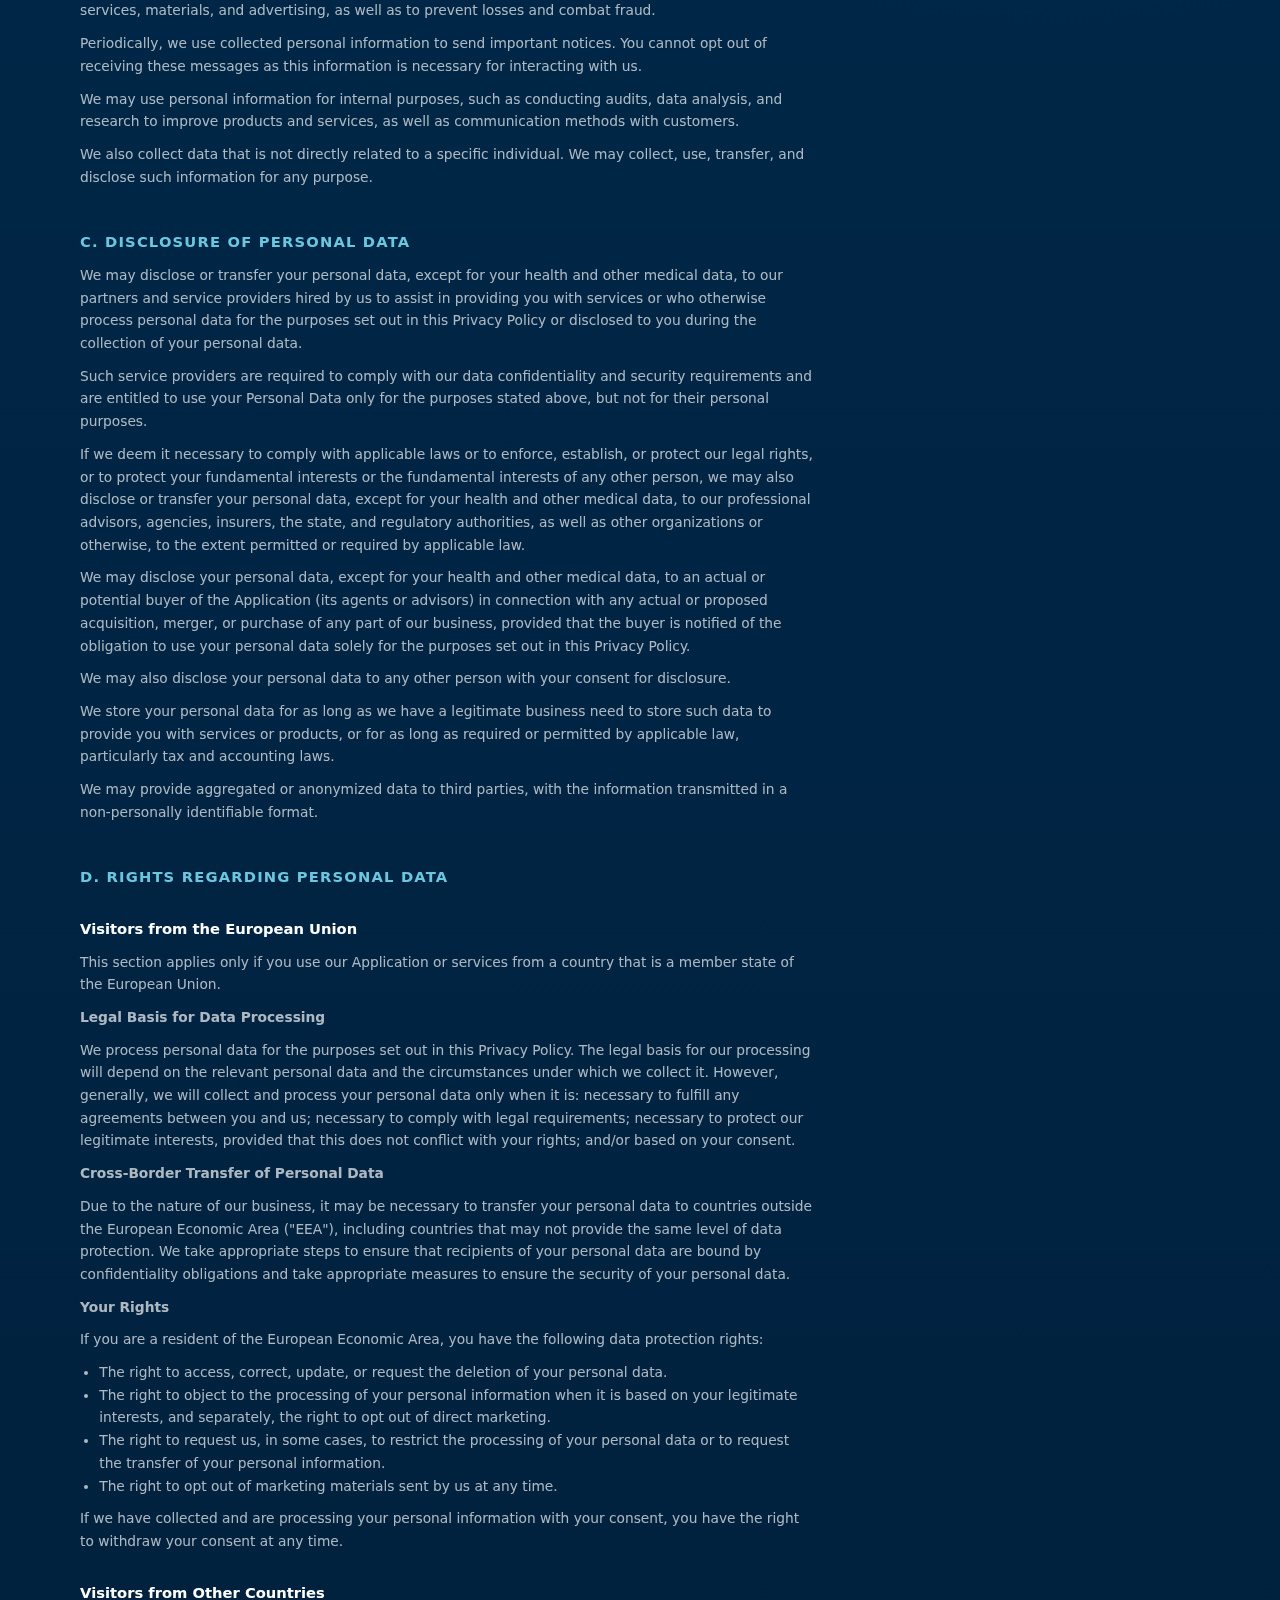
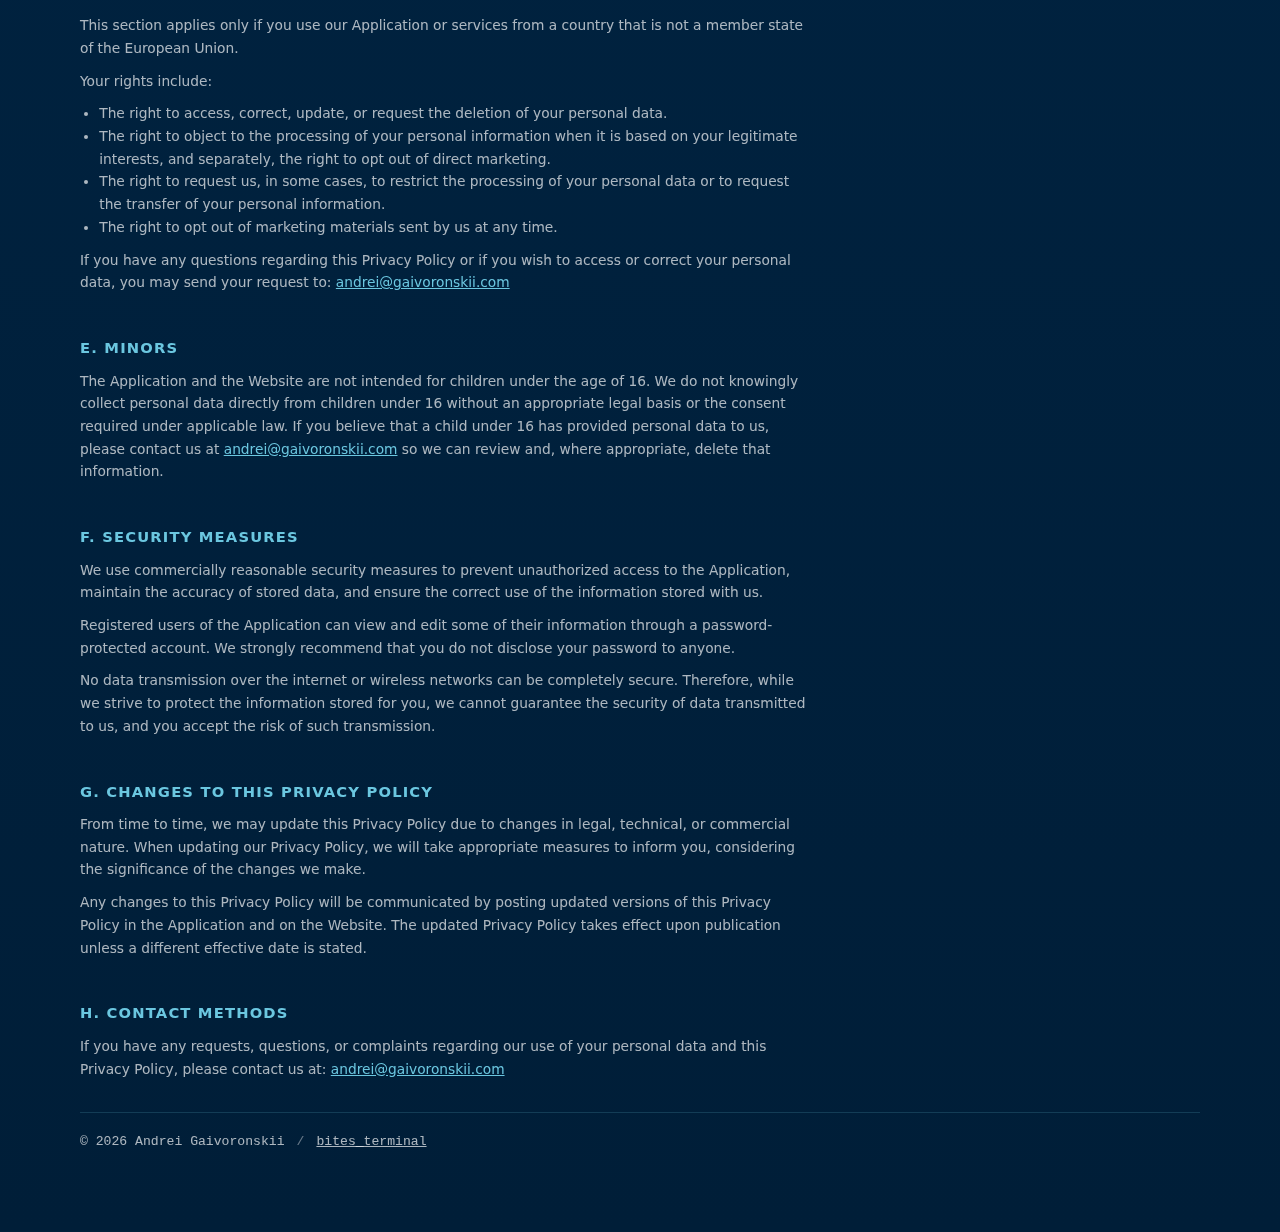
<file: bites/privacy/index.html>
<!doctype html>
<html lang="en">
<head>
  <meta charset="utf-8">
  <meta name="viewport" content="width=device-width, initial-scale=1">
  <meta name="theme-color" content="#002b4f">
  <meta name="description" content="Privacy Policy for Calorie Counter - Calories & Macro Tracker.">

  <title>Privacy Policy — Calorie Counter</title>

  <link rel="icon" type="image/png" href="/favicon.png">
  <link rel="stylesheet" href="../styles.css?v=20260323">
  <style>
    .legal-content { max-width: 72ch; }
    .legal-content h2 { margin: 42px 0 8px; font-size: 0.92rem; color: var(--color-accent); letter-spacing: 0.08em; text-transform: uppercase; }
    .legal-content h3 { margin: 28px 0 6px; font-size: 0.92rem; }
    .legal-content p { margin: 10px 0; color: var(--color-muted); font-size: 0.86rem; line-height: 1.65; }
    .legal-content p.revision { color: var(--color-secondary); font-size: 0.8rem; margin-bottom: 24px; }
    .legal-content ul { margin: 8px 0; padding-left: 1.4em; color: var(--color-muted); font-size: 0.86rem; line-height: 1.65; }
    .legal-content a { color: var(--color-accent); }
  </style>
</head>
<body>
  <div class="container">
    <header class="topbar">
      <a class="back-link" href="/bites/">← bites_terminal</a>
      <span class="mode-chip">Privacy</span>
    </header>

    <main>
      <section class="hero" style="padding-bottom: 0;">
        <div class="hero__copy">
          <p class="eyebrow">&gt; bites_terminal/privacy</p>
          <h1 class="hero__title" style="font-size: clamp(2rem, 5vw, 3.4rem);">Privacy Policy</h1>
        </div>
      </section>

      <section class="section" style="padding-top: 32px;">
        <div class="legal-content">
          <p class="revision">Revision dated March 9, 2026</p>

          <p>We consider it our duty to protect and respect your privacy.</p>

          <p>This Privacy Policy describes the types of personal data we collect through mobile devices, the "Calorie Counter" mobile application (the "Application"), the website located at <a href="https://gaivoronskii.com/bites">https://gaivoronskii.com/bites</a> (the "Website"), and when providing related digital services and content on our own and third-party platforms.</p>

          <p>Please carefully review the information below to understand our stance, principles, and methods of processing your personal data. By continuing to use our Application and services, you confirm that you have read this Privacy Policy and understand all its provisions.</p>

          <p>We respect your right to privacy and will not request or collect more information than necessary to provide you with the services you request. Our primary goal is to ensure that the collection and use of personal data align with the services provided to you and comply with applicable data protection laws.</p>

          <h3>About Us</h3>
          <p>The operator of the "Calorie Counter" mobile application and the Website is the sole proprietor Gaivoronskii Andrei Vyacheslavovich<br>
          INN 260806349591 OGRNIP 319265100016961<br>
          (referred to in this Privacy Policy as "Calorie Counter," "we," "us," or "our").</p>

          <h2>A. Data Collection</h2>

          <p>The confidentiality of your private life is important to us, and we have taken measures to ensure that data is collected from you only to the extent necessary to provide our services and protect your account.</p>

          <p>The following data, including username and email address, will be collected during registration in the Application.</p>

          <p>With the user's permission, the Application processes health data and other medical data provided by the user for processing by the Application through access permissions granted to the Apple Health service and other similar services upon the Application's request with the user's consent.</p>

          <p>The Application's access to health data and other medical data is regulated by the user's privacy settings on their device.</p>

          <p>When the Application requires access to health data and other medical data, the user will receive a request for access. The user can view and revoke granted permissions for access to health data and other medical data.</p>

          <p>Certain information we collect may be classified as personal data under applicable data protection laws (hereinafter "personal data").</p>

          <h2>B. Use of Personal Data</h2>

          <p>We collect your personal data and use it for the following purposes:</p>
          <ul>
            <li>Verifying your identity;</li>
            <li>Confirming your right to register as a user of the Application;</li>
            <li>Processing your registration as a user, providing you with a login ID for the Application, maintaining and managing your registration;</li>
            <li>Providing you with customer service, responding to your questions, feedback, requests, and claims;</li>
            <li>Identifying, developing, and promoting products and services that we believe will be valuable to you, including for various browsers and devices, in accordance with applicable laws.</li>
          </ul>

          <p>The information we collect helps keep you informed about news, Application software updates, and upcoming events. If you do not wish to receive our newsletters, you can unsubscribe at any time.</p>

          <p>We also use personal information to create, develop, operate, distribute, and improve our products, services, materials, and advertising, as well as to prevent losses and combat fraud.</p>

          <p>Periodically, we use collected personal information to send important notices. You cannot opt out of receiving these messages as this information is necessary for interacting with us.</p>

          <p>We may use personal information for internal purposes, such as conducting audits, data analysis, and research to improve products and services, as well as communication methods with customers.</p>

          <p>We also collect data that is not directly related to a specific individual. We may collect, use, transfer, and disclose such information for any purpose.</p>

          <h2>C. Disclosure of Personal Data</h2>

          <p>We may disclose or transfer your personal data, except for your health and other medical data, to our partners and service providers hired by us to assist in providing you with services or who otherwise process personal data for the purposes set out in this Privacy Policy or disclosed to you during the collection of your personal data.</p>

          <p>Such service providers are required to comply with our data confidentiality and security requirements and are entitled to use your Personal Data only for the purposes stated above, but not for their personal purposes.</p>

          <p>If we deem it necessary to comply with applicable laws or to enforce, establish, or protect our legal rights, or to protect your fundamental interests or the fundamental interests of any other person, we may also disclose or transfer your personal data, except for your health and other medical data, to our professional advisors, agencies, insurers, the state, and regulatory authorities, as well as other organizations or otherwise, to the extent permitted or required by applicable law.</p>

          <p>We may disclose your personal data, except for your health and other medical data, to an actual or potential buyer of the Application (its agents or advisors) in connection with any actual or proposed acquisition, merger, or purchase of any part of our business, provided that the buyer is notified of the obligation to use your personal data solely for the purposes set out in this Privacy Policy.</p>

          <p>We may also disclose your personal data to any other person with your consent for disclosure.</p>

          <p>We store your personal data for as long as we have a legitimate business need to store such data to provide you with services or products, or for as long as required or permitted by applicable law, particularly tax and accounting laws.</p>

          <p>We may provide aggregated or anonymized data to third parties, with the information transmitted in a non-personally identifiable format.</p>

          <h2>D. Rights Regarding Personal Data</h2>

          <h3>Visitors from the European Union</h3>

          <p>This section applies only if you use our Application or services from a country that is a member state of the European Union.</p>

          <p><strong>Legal Basis for Data Processing</strong></p>

          <p>We process personal data for the purposes set out in this Privacy Policy. The legal basis for our processing will depend on the relevant personal data and the circumstances under which we collect it. However, generally, we will collect and process your personal data only when it is: necessary to fulfill any agreements between you and us; necessary to comply with legal requirements; necessary to protect our legitimate interests, provided that this does not conflict with your rights; and/or based on your consent.</p>

          <p><strong>Cross-Border Transfer of Personal Data</strong></p>

          <p>Due to the nature of our business, it may be necessary to transfer your personal data to countries outside the European Economic Area ("EEA"), including countries that may not provide the same level of data protection. We take appropriate steps to ensure that recipients of your personal data are bound by confidentiality obligations and take appropriate measures to ensure the security of your personal data.</p>

          <p><strong>Your Rights</strong></p>

          <p>If you are a resident of the European Economic Area, you have the following data protection rights:</p>
          <ul>
            <li>The right to access, correct, update, or request the deletion of your personal data.</li>
            <li>The right to object to the processing of your personal information when it is based on your legitimate interests, and separately, the right to opt out of direct marketing.</li>
            <li>The right to request us, in some cases, to restrict the processing of your personal data or to request the transfer of your personal information.</li>
            <li>The right to opt out of marketing materials sent by us at any time.</li>
          </ul>

          <p>If we have collected and are processing your personal information with your consent, you have the right to withdraw your consent at any time.</p>

          <h3>Visitors from Other Countries</h3>

          <p>This section applies only if you use our Application or services from a country that is not a member state of the European Union.</p>

          <p>Your rights include:</p>
          <ul>
            <li>The right to access, correct, update, or request the deletion of your personal data.</li>
            <li>The right to object to the processing of your personal information when it is based on your legitimate interests, and separately, the right to opt out of direct marketing.</li>
            <li>The right to request us, in some cases, to restrict the processing of your personal data or to request the transfer of your personal information.</li>
            <li>The right to opt out of marketing materials sent by us at any time.</li>
          </ul>

          <p>If you have any questions regarding this Privacy Policy or if you wish to access or correct your personal data, you may send your request to: <a href="mailto:andrei@gaivoronskii.com">andrei@gaivoronskii.com</a></p>

          <h2>E. Minors</h2>

          <p>The Application and the Website are not intended for children under the age of 16. We do not knowingly collect personal data directly from children under 16 without an appropriate legal basis or the consent required under applicable law. If you believe that a child under 16 has provided personal data to us, please contact us at <a href="mailto:andrei@gaivoronskii.com">andrei@gaivoronskii.com</a> so we can review and, where appropriate, delete that information.</p>

          <h2>F. Security Measures</h2>

          <p>We use commercially reasonable security measures to prevent unauthorized access to the Application, maintain the accuracy of stored data, and ensure the correct use of the information stored with us.</p>

          <p>Registered users of the Application can view and edit some of their information through a password-protected account. We strongly recommend that you do not disclose your password to anyone.</p>

          <p>No data transmission over the internet or wireless networks can be completely secure. Therefore, while we strive to protect the information stored for you, we cannot guarantee the security of data transmitted to us, and you accept the risk of such transmission.</p>

          <h2>G. Changes to This Privacy Policy</h2>

          <p>From time to time, we may update this Privacy Policy due to changes in legal, technical, or commercial nature. When updating our Privacy Policy, we will take appropriate measures to inform you, considering the significance of the changes we make.</p>

          <p>Any changes to this Privacy Policy will be communicated by posting updated versions of this Privacy Policy in the Application and on the Website. The updated Privacy Policy takes effect upon publication unless a different effective date is stated.</p>

          <h2>H. Contact Methods</h2>

          <p>If you have any requests, questions, or complaints regarding our use of your personal data and this Privacy Policy, please contact us at: <a href="mailto:andrei@gaivoronskii.com">andrei@gaivoronskii.com</a></p>
        </div>
      </section>
    </main>

    <footer class="footer">
      <span>&copy; <span id="currentYear">2026</span> Andrei Gaivoronskii</span>
      <span class="footer__separator">/</span>
      <a href="/bites/">bites_terminal</a>
    </footer>
  </div>

  <script>document.getElementById("currentYear").textContent = new Date().getFullYear();</script>
</body>
</html>
</file>
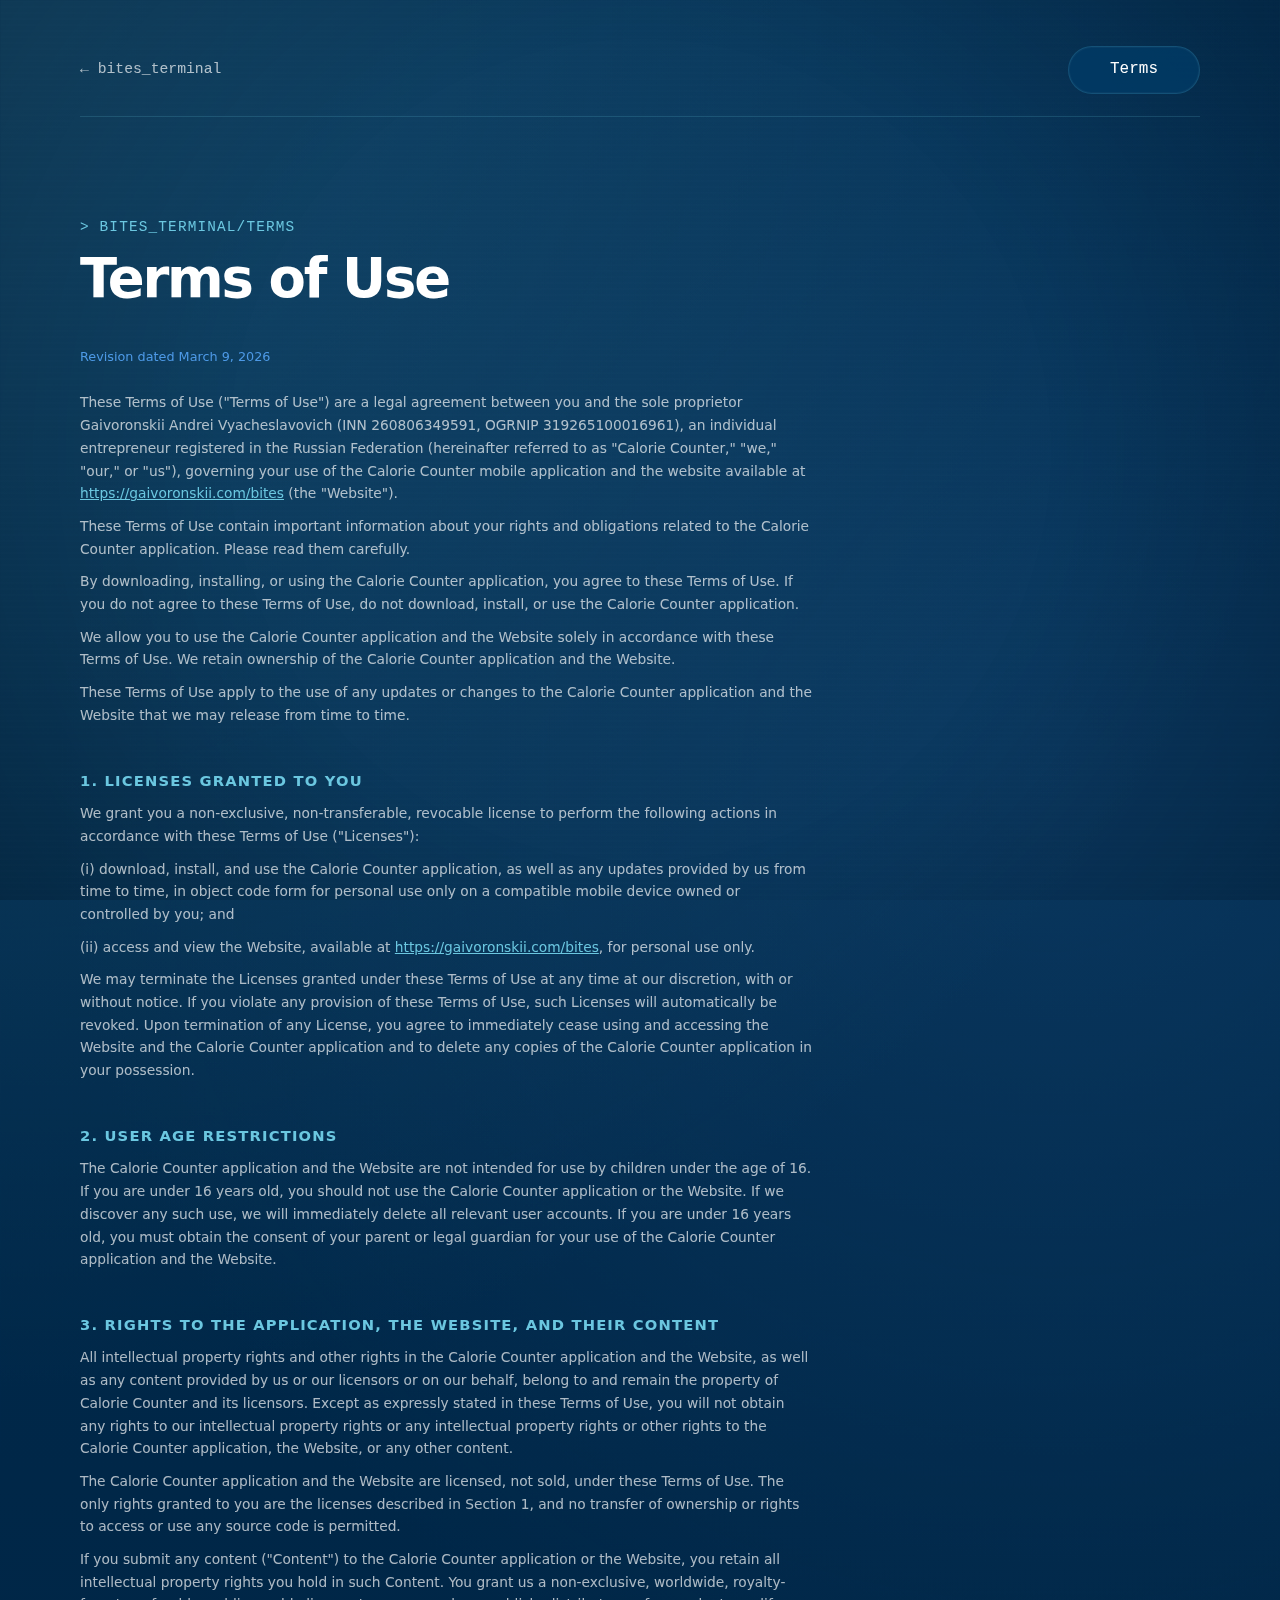
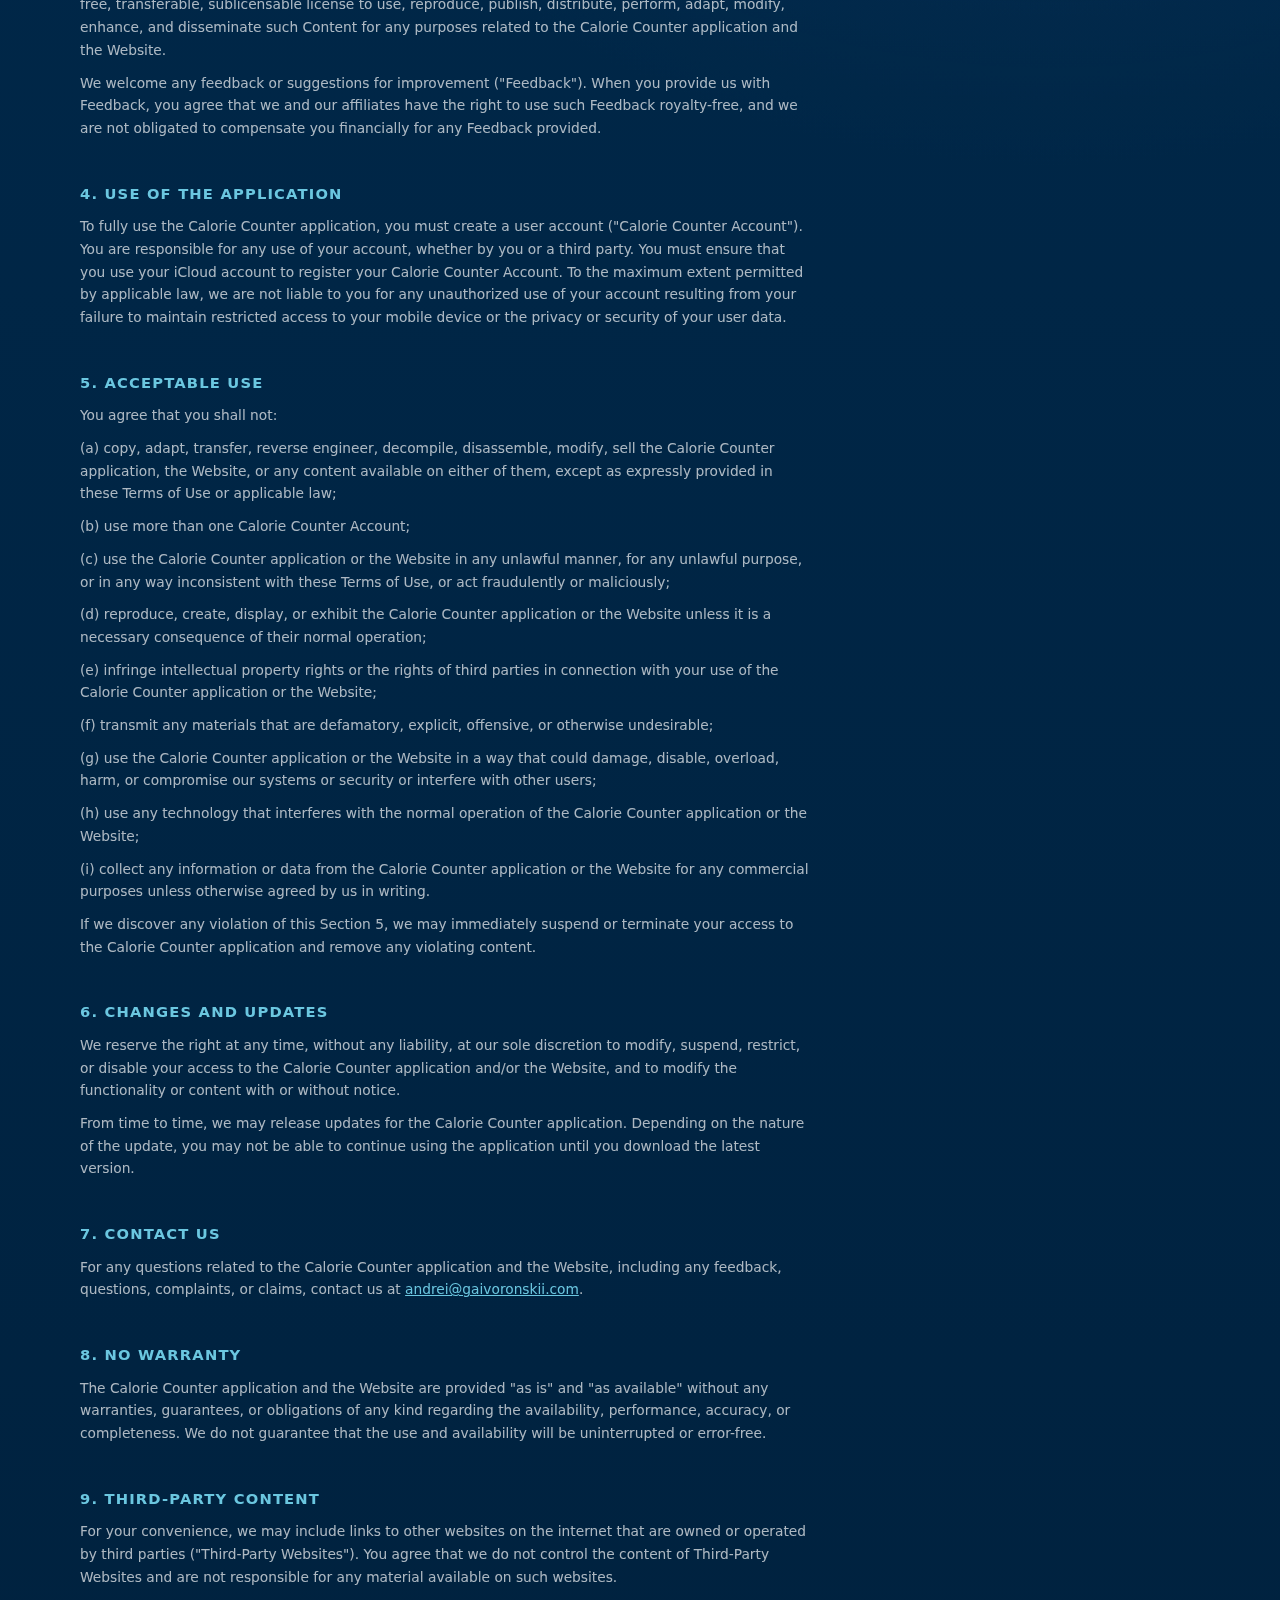
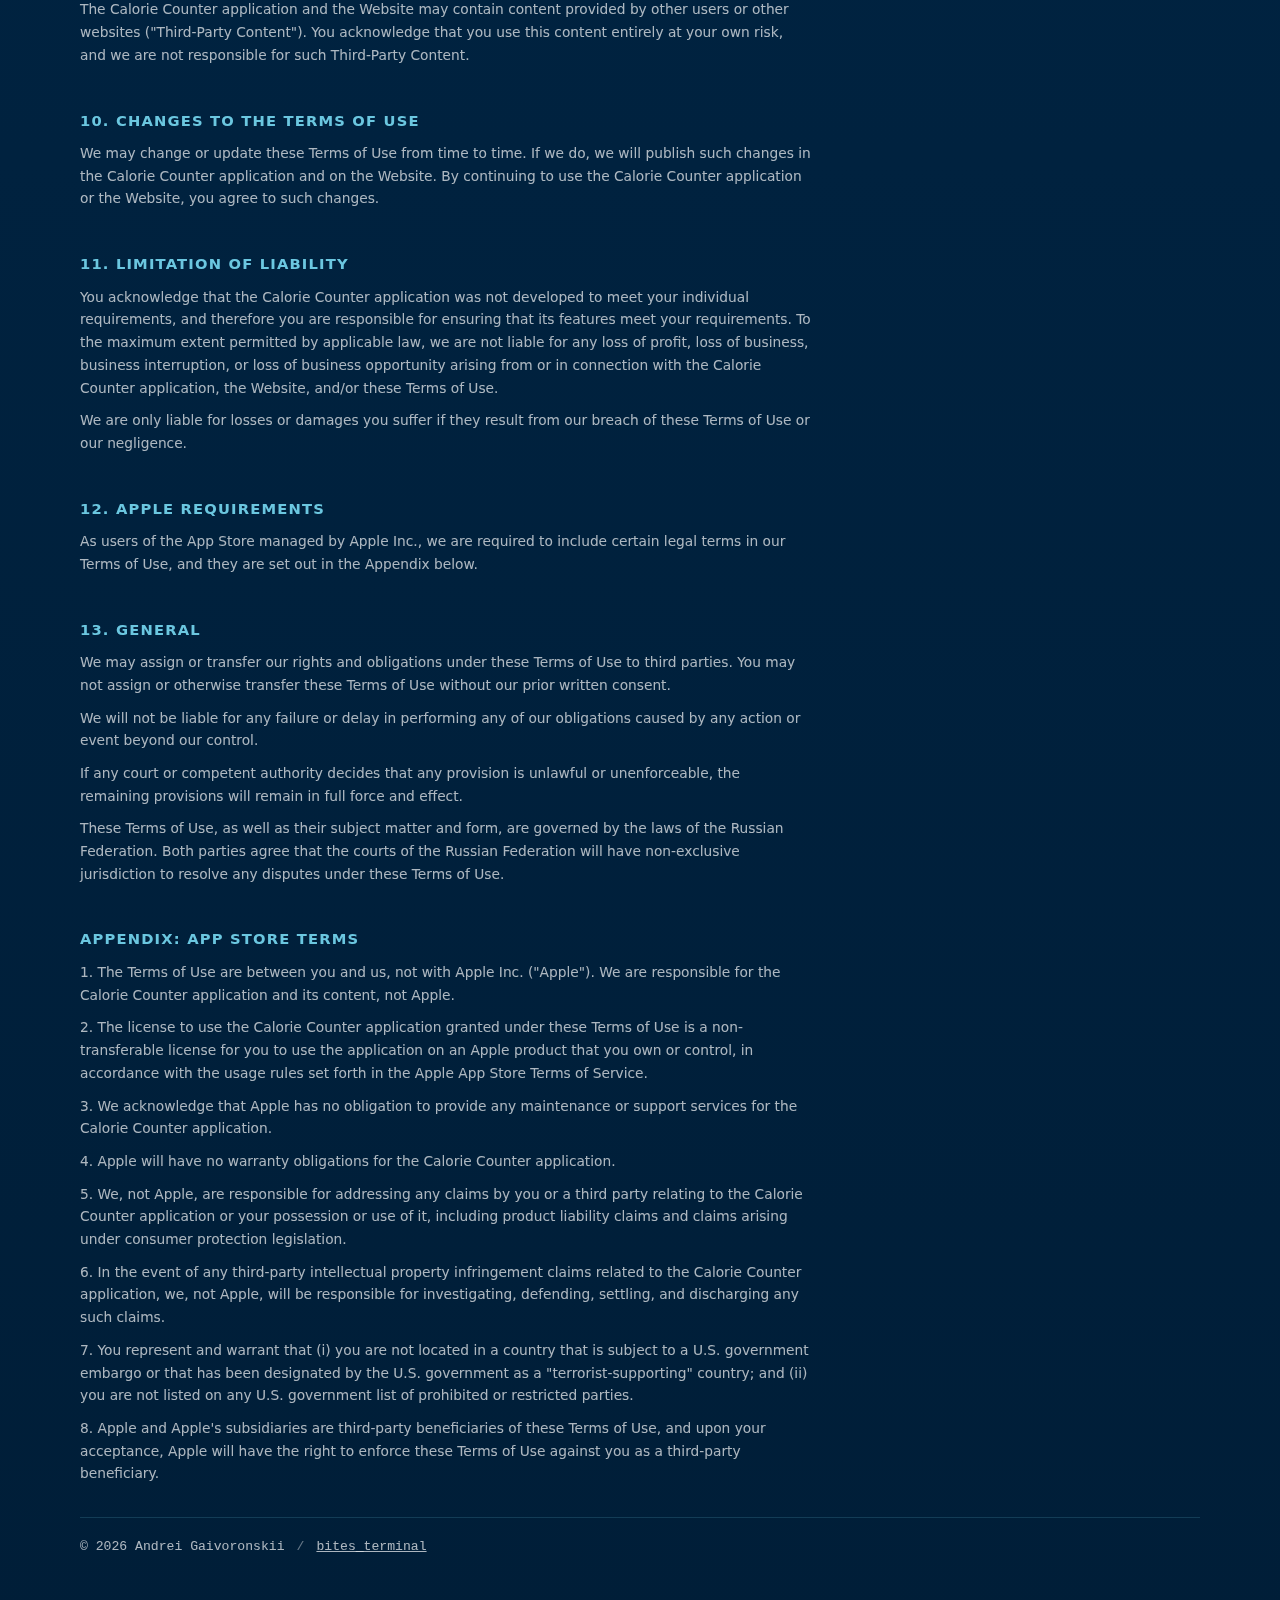
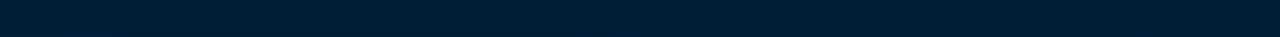
<file: bites/terms/index.html>
<!doctype html>
<html lang="en">
<head>
  <meta charset="utf-8">
  <meta name="viewport" content="width=device-width, initial-scale=1">
  <meta name="theme-color" content="#002b4f">
  <meta name="description" content="Terms of Use for Calorie Counter - Calories & Macro Tracker.">

  <title>Terms of Use — Calorie Counter</title>

  <link rel="icon" type="image/png" href="/favicon.png">
  <link rel="stylesheet" href="../styles.css?v=20260323">
  <style>
    .legal-content { max-width: 72ch; }
    .legal-content h2 { margin: 42px 0 8px; font-size: 0.92rem; color: var(--color-accent); letter-spacing: 0.08em; text-transform: uppercase; }
    .legal-content h3 { margin: 28px 0 6px; font-size: 0.92rem; }
    .legal-content p { margin: 10px 0; color: var(--color-muted); font-size: 0.86rem; line-height: 1.65; }
    .legal-content p.revision { color: var(--color-secondary); font-size: 0.8rem; margin-bottom: 24px; }
    .legal-content ul, .legal-content ol { margin: 8px 0; padding-left: 1.4em; color: var(--color-muted); font-size: 0.86rem; line-height: 1.65; }
    .legal-content a { color: var(--color-accent); }
  </style>
</head>
<body>
  <div class="container">
    <header class="topbar">
      <a class="back-link" href="/bites/">← bites_terminal</a>
      <span class="mode-chip">Terms</span>
    </header>

    <main>
      <section class="hero" style="padding-bottom: 0;">
        <div class="hero__copy">
          <p class="eyebrow">&gt; bites_terminal/terms</p>
          <h1 class="hero__title" style="font-size: clamp(2rem, 5vw, 3.4rem);">Terms of Use</h1>
        </div>
      </section>

      <section class="section" style="padding-top: 32px;">
        <div class="legal-content">
          <p class="revision">Revision dated March 9, 2026</p>

          <p>These Terms of Use ("Terms of Use") are a legal agreement between you and the sole proprietor Gaivoronskii Andrei Vyacheslavovich (INN 260806349591, OGRNIP 319265100016961), an individual entrepreneur registered in the Russian Federation (hereinafter referred to as "Calorie Counter," "we," "our," or "us"), governing your use of the Calorie Counter mobile application and the website available at <a href="https://gaivoronskii.com/bites">https://gaivoronskii.com/bites</a> (the "Website").</p>

          <p>These Terms of Use contain important information about your rights and obligations related to the Calorie Counter application. Please read them carefully.</p>

          <p>By downloading, installing, or using the Calorie Counter application, you agree to these Terms of Use. If you do not agree to these Terms of Use, do not download, install, or use the Calorie Counter application.</p>

          <p>We allow you to use the Calorie Counter application and the Website solely in accordance with these Terms of Use. We retain ownership of the Calorie Counter application and the Website.</p>

          <p>These Terms of Use apply to the use of any updates or changes to the Calorie Counter application and the Website that we may release from time to time.</p>

          <h2>1. Licenses Granted to You</h2>

          <p>We grant you a non-exclusive, non-transferable, revocable license to perform the following actions in accordance with these Terms of Use ("Licenses"):</p>

          <p>(i) download, install, and use the Calorie Counter application, as well as any updates provided by us from time to time, in object code form for personal use only on a compatible mobile device owned or controlled by you; and</p>

          <p>(ii) access and view the Website, available at <a href="https://gaivoronskii.com/bites">https://gaivoronskii.com/bites</a>, for personal use only.</p>

          <p>We may terminate the Licenses granted under these Terms of Use at any time at our discretion, with or without notice. If you violate any provision of these Terms of Use, such Licenses will automatically be revoked. Upon termination of any License, you agree to immediately cease using and accessing the Website and the Calorie Counter application and to delete any copies of the Calorie Counter application in your possession.</p>

          <h2>2. User Age Restrictions</h2>

          <p>The Calorie Counter application and the Website are not intended for use by children under the age of 16. If you are under 16 years old, you should not use the Calorie Counter application or the Website. If we discover any such use, we will immediately delete all relevant user accounts. If you are under 16 years old, you must obtain the consent of your parent or legal guardian for your use of the Calorie Counter application and the Website.</p>

          <h2>3. Rights to the Application, the Website, and Their Content</h2>

          <p>All intellectual property rights and other rights in the Calorie Counter application and the Website, as well as any content provided by us or our licensors or on our behalf, belong to and remain the property of Calorie Counter and its licensors. Except as expressly stated in these Terms of Use, you will not obtain any rights to our intellectual property rights or any intellectual property rights or other rights to the Calorie Counter application, the Website, or any other content.</p>

          <p>The Calorie Counter application and the Website are licensed, not sold, under these Terms of Use. The only rights granted to you are the licenses described in Section 1, and no transfer of ownership or rights to access or use any source code is permitted.</p>

          <p>If you submit any content ("Content") to the Calorie Counter application or the Website, you retain all intellectual property rights you hold in such Content. You grant us a non-exclusive, worldwide, royalty-free, transferable, sublicensable license to use, reproduce, publish, distribute, perform, adapt, modify, enhance, and disseminate such Content for any purposes related to the Calorie Counter application and the Website.</p>

          <p>We welcome any feedback or suggestions for improvement ("Feedback"). When you provide us with Feedback, you agree that we and our affiliates have the right to use such Feedback royalty-free, and we are not obligated to compensate you financially for any Feedback provided.</p>

          <h2>4. Use of the Application</h2>

          <p>To fully use the Calorie Counter application, you must create a user account ("Calorie Counter Account"). You are responsible for any use of your account, whether by you or a third party. You must ensure that you use your iCloud account to register your Calorie Counter Account. To the maximum extent permitted by applicable law, we are not liable to you for any unauthorized use of your account resulting from your failure to maintain restricted access to your mobile device or the privacy or security of your user data.</p>

          <h2>5. Acceptable Use</h2>

          <p>You agree that you shall not:</p>

          <p>(a) copy, adapt, transfer, reverse engineer, decompile, disassemble, modify, sell the Calorie Counter application, the Website, or any content available on either of them, except as expressly provided in these Terms of Use or applicable law;</p>

          <p>(b) use more than one Calorie Counter Account;</p>

          <p>(c) use the Calorie Counter application or the Website in any unlawful manner, for any unlawful purpose, or in any way inconsistent with these Terms of Use, or act fraudulently or maliciously;</p>

          <p>(d) reproduce, create, display, or exhibit the Calorie Counter application or the Website unless it is a necessary consequence of their normal operation;</p>

          <p>(e) infringe intellectual property rights or the rights of third parties in connection with your use of the Calorie Counter application or the Website;</p>

          <p>(f) transmit any materials that are defamatory, explicit, offensive, or otherwise undesirable;</p>

          <p>(g) use the Calorie Counter application or the Website in a way that could damage, disable, overload, harm, or compromise our systems or security or interfere with other users;</p>

          <p>(h) use any technology that interferes with the normal operation of the Calorie Counter application or the Website;</p>

          <p>(i) collect any information or data from the Calorie Counter application or the Website for any commercial purposes unless otherwise agreed by us in writing.</p>

          <p>If we discover any violation of this Section 5, we may immediately suspend or terminate your access to the Calorie Counter application and remove any violating content.</p>

          <h2>6. Changes and Updates</h2>

          <p>We reserve the right at any time, without any liability, at our sole discretion to modify, suspend, restrict, or disable your access to the Calorie Counter application and/or the Website, and to modify the functionality or content with or without notice.</p>

          <p>From time to time, we may release updates for the Calorie Counter application. Depending on the nature of the update, you may not be able to continue using the application until you download the latest version.</p>

          <h2>7. Contact Us</h2>

          <p>For any questions related to the Calorie Counter application and the Website, including any feedback, questions, complaints, or claims, contact us at <a href="mailto:andrei@gaivoronskii.com">andrei@gaivoronskii.com</a>.</p>

          <h2>8. No Warranty</h2>

          <p>The Calorie Counter application and the Website are provided "as is" and "as available" without any warranties, guarantees, or obligations of any kind regarding the availability, performance, accuracy, or completeness. We do not guarantee that the use and availability will be uninterrupted or error-free.</p>

          <h2>9. Third-Party Content</h2>

          <p>For your convenience, we may include links to other websites on the internet that are owned or operated by third parties ("Third-Party Websites"). You agree that we do not control the content of Third-Party Websites and are not responsible for any material available on such websites.</p>

          <p>The Calorie Counter application and the Website may contain content provided by other users or other websites ("Third-Party Content"). You acknowledge that you use this content entirely at your own risk, and we are not responsible for such Third-Party Content.</p>

          <h2>10. Changes to the Terms of Use</h2>

          <p>We may change or update these Terms of Use from time to time. If we do, we will publish such changes in the Calorie Counter application and on the Website. By continuing to use the Calorie Counter application or the Website, you agree to such changes.</p>

          <h2>11. Limitation of Liability</h2>

          <p>You acknowledge that the Calorie Counter application was not developed to meet your individual requirements, and therefore you are responsible for ensuring that its features meet your requirements. To the maximum extent permitted by applicable law, we are not liable for any loss of profit, loss of business, business interruption, or loss of business opportunity arising from or in connection with the Calorie Counter application, the Website, and/or these Terms of Use.</p>

          <p>We are only liable for losses or damages you suffer if they result from our breach of these Terms of Use or our negligence.</p>

          <h2>12. Apple Requirements</h2>

          <p>As users of the App Store managed by Apple Inc., we are required to include certain legal terms in our Terms of Use, and they are set out in the Appendix below.</p>

          <h2>13. General</h2>

          <p>We may assign or transfer our rights and obligations under these Terms of Use to third parties. You may not assign or otherwise transfer these Terms of Use without our prior written consent.</p>

          <p>We will not be liable for any failure or delay in performing any of our obligations caused by any action or event beyond our control.</p>

          <p>If any court or competent authority decides that any provision is unlawful or unenforceable, the remaining provisions will remain in full force and effect.</p>

          <p>These Terms of Use, as well as their subject matter and form, are governed by the laws of the Russian Federation. Both parties agree that the courts of the Russian Federation will have non-exclusive jurisdiction to resolve any disputes under these Terms of Use.</p>

          <h2>Appendix: App Store Terms</h2>

          <p>1. The Terms of Use are between you and us, not with Apple Inc. ("Apple"). We are responsible for the Calorie Counter application and its content, not Apple.</p>

          <p>2. The license to use the Calorie Counter application granted under these Terms of Use is a non-transferable license for you to use the application on an Apple product that you own or control, in accordance with the usage rules set forth in the Apple App Store Terms of Service.</p>

          <p>3. We acknowledge that Apple has no obligation to provide any maintenance or support services for the Calorie Counter application.</p>

          <p>4. Apple will have no warranty obligations for the Calorie Counter application.</p>

          <p>5. We, not Apple, are responsible for addressing any claims by you or a third party relating to the Calorie Counter application or your possession or use of it, including product liability claims and claims arising under consumer protection legislation.</p>

          <p>6. In the event of any third-party intellectual property infringement claims related to the Calorie Counter application, we, not Apple, will be responsible for investigating, defending, settling, and discharging any such claims.</p>

          <p>7. You represent and warrant that (i) you are not located in a country that is subject to a U.S. government embargo or that has been designated by the U.S. government as a "terrorist-supporting" country; and (ii) you are not listed on any U.S. government list of prohibited or restricted parties.</p>

          <p>8. Apple and Apple's subsidiaries are third-party beneficiaries of these Terms of Use, and upon your acceptance, Apple will have the right to enforce these Terms of Use against you as a third-party beneficiary.</p>
        </div>
      </section>
    </main>

    <footer class="footer">
      <span>&copy; <span id="currentYear">2026</span> Andrei Gaivoronskii</span>
      <span class="footer__separator">/</span>
      <a href="/bites/">bites_terminal</a>
    </footer>
  </div>

  <script>document.getElementById("currentYear").textContent = new Date().getFullYear();</script>
</body>
</html>
</file>
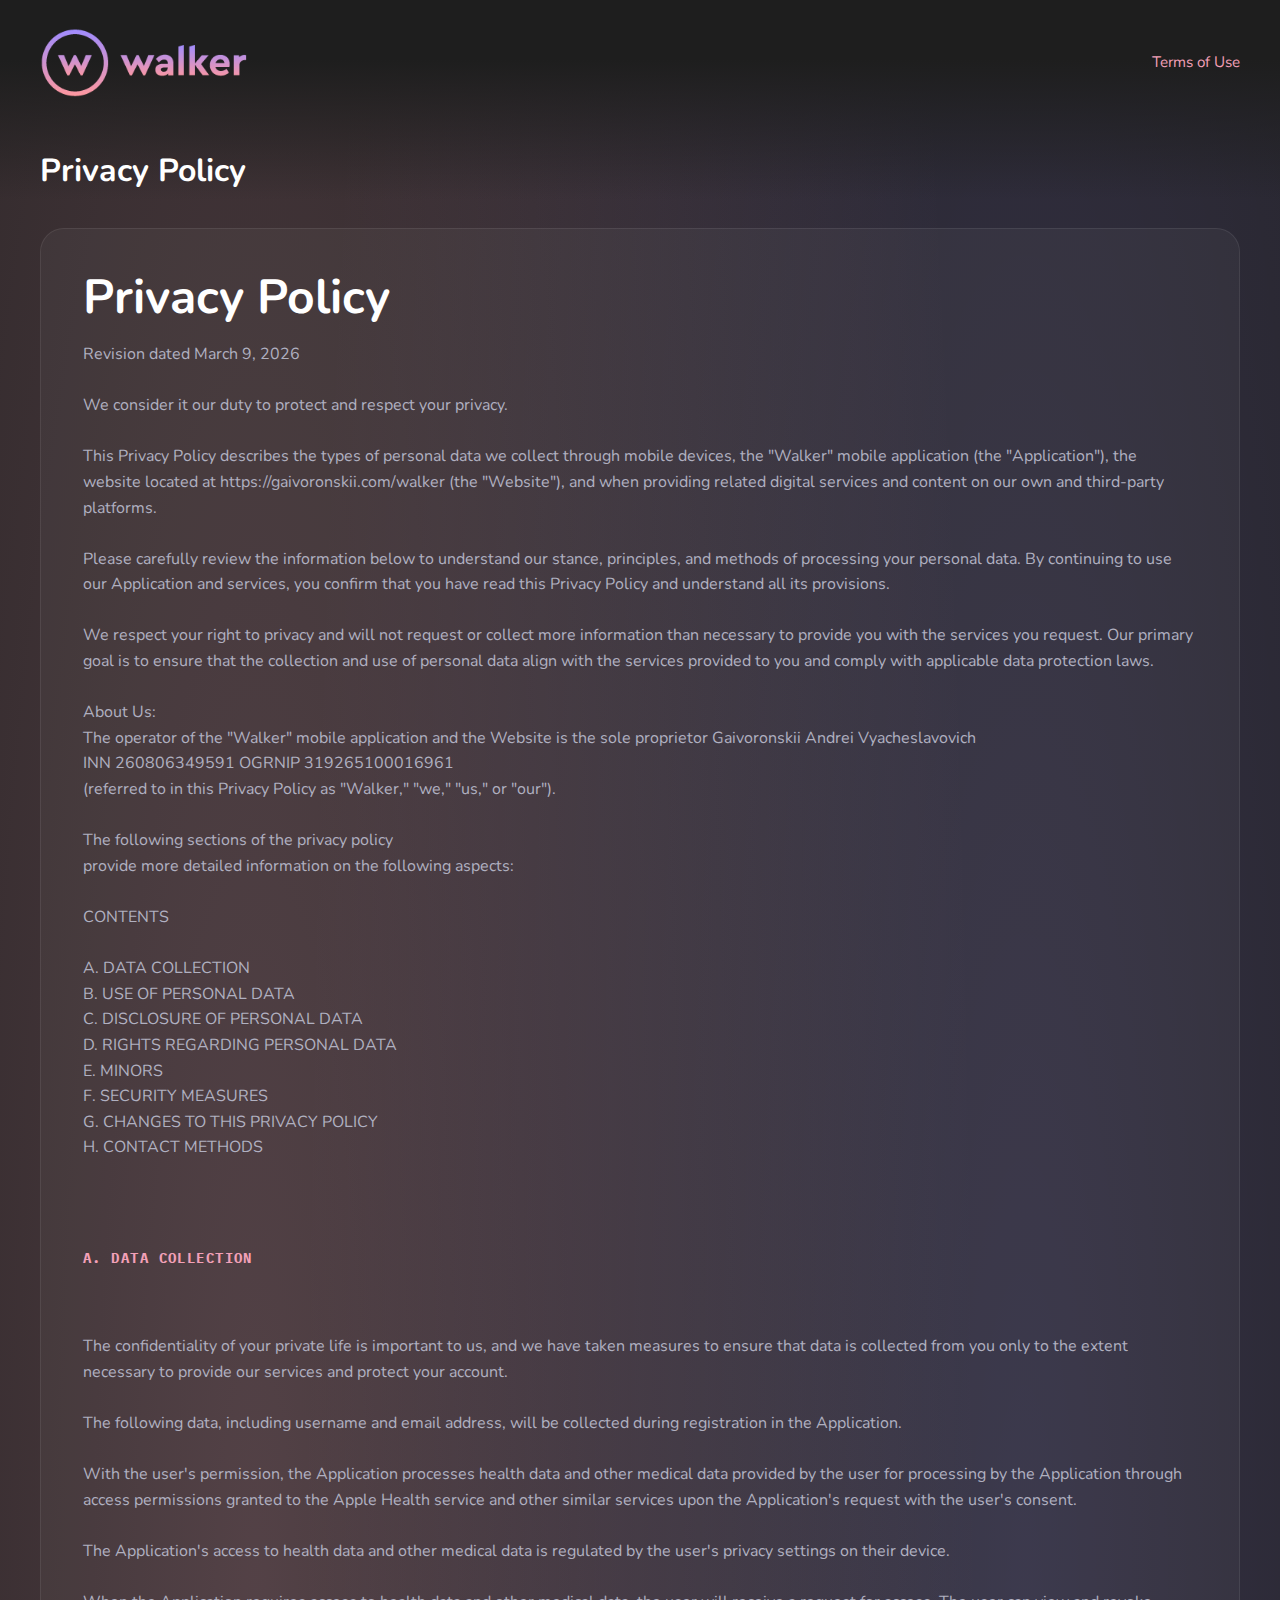
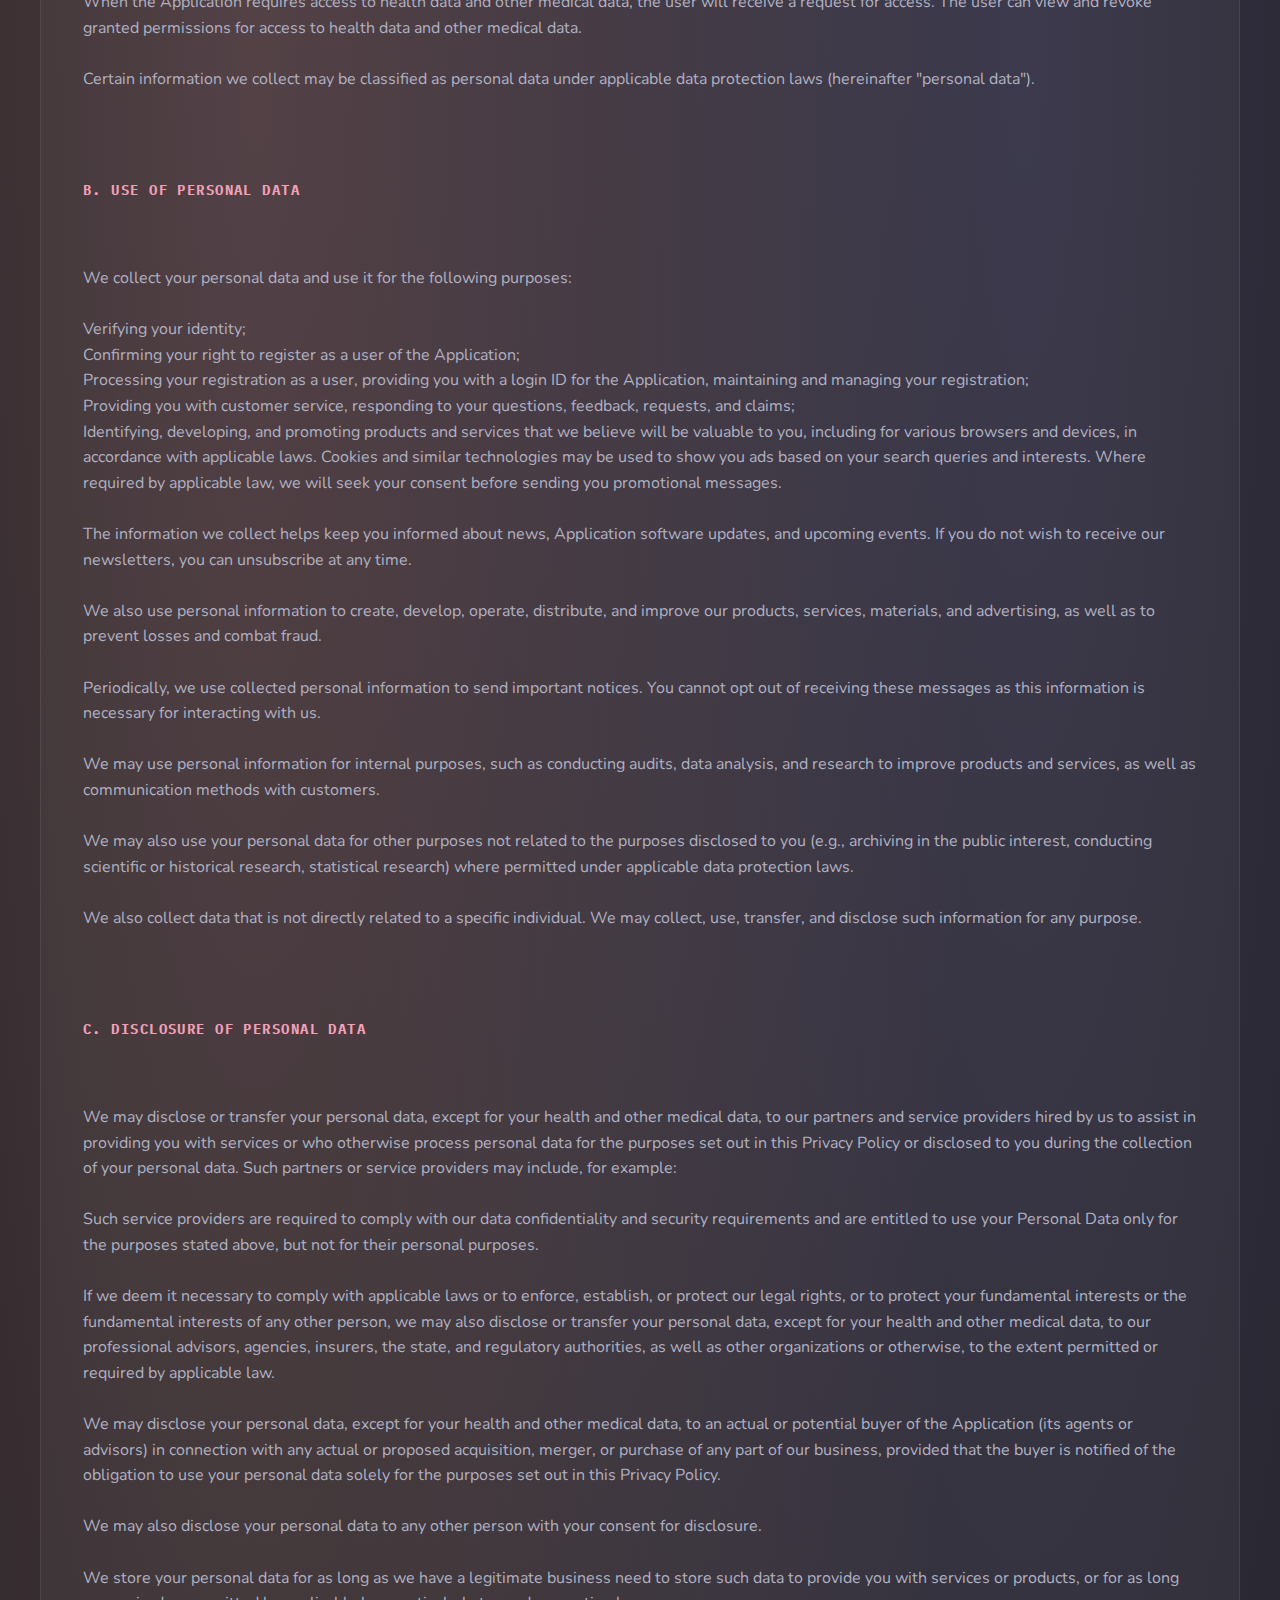
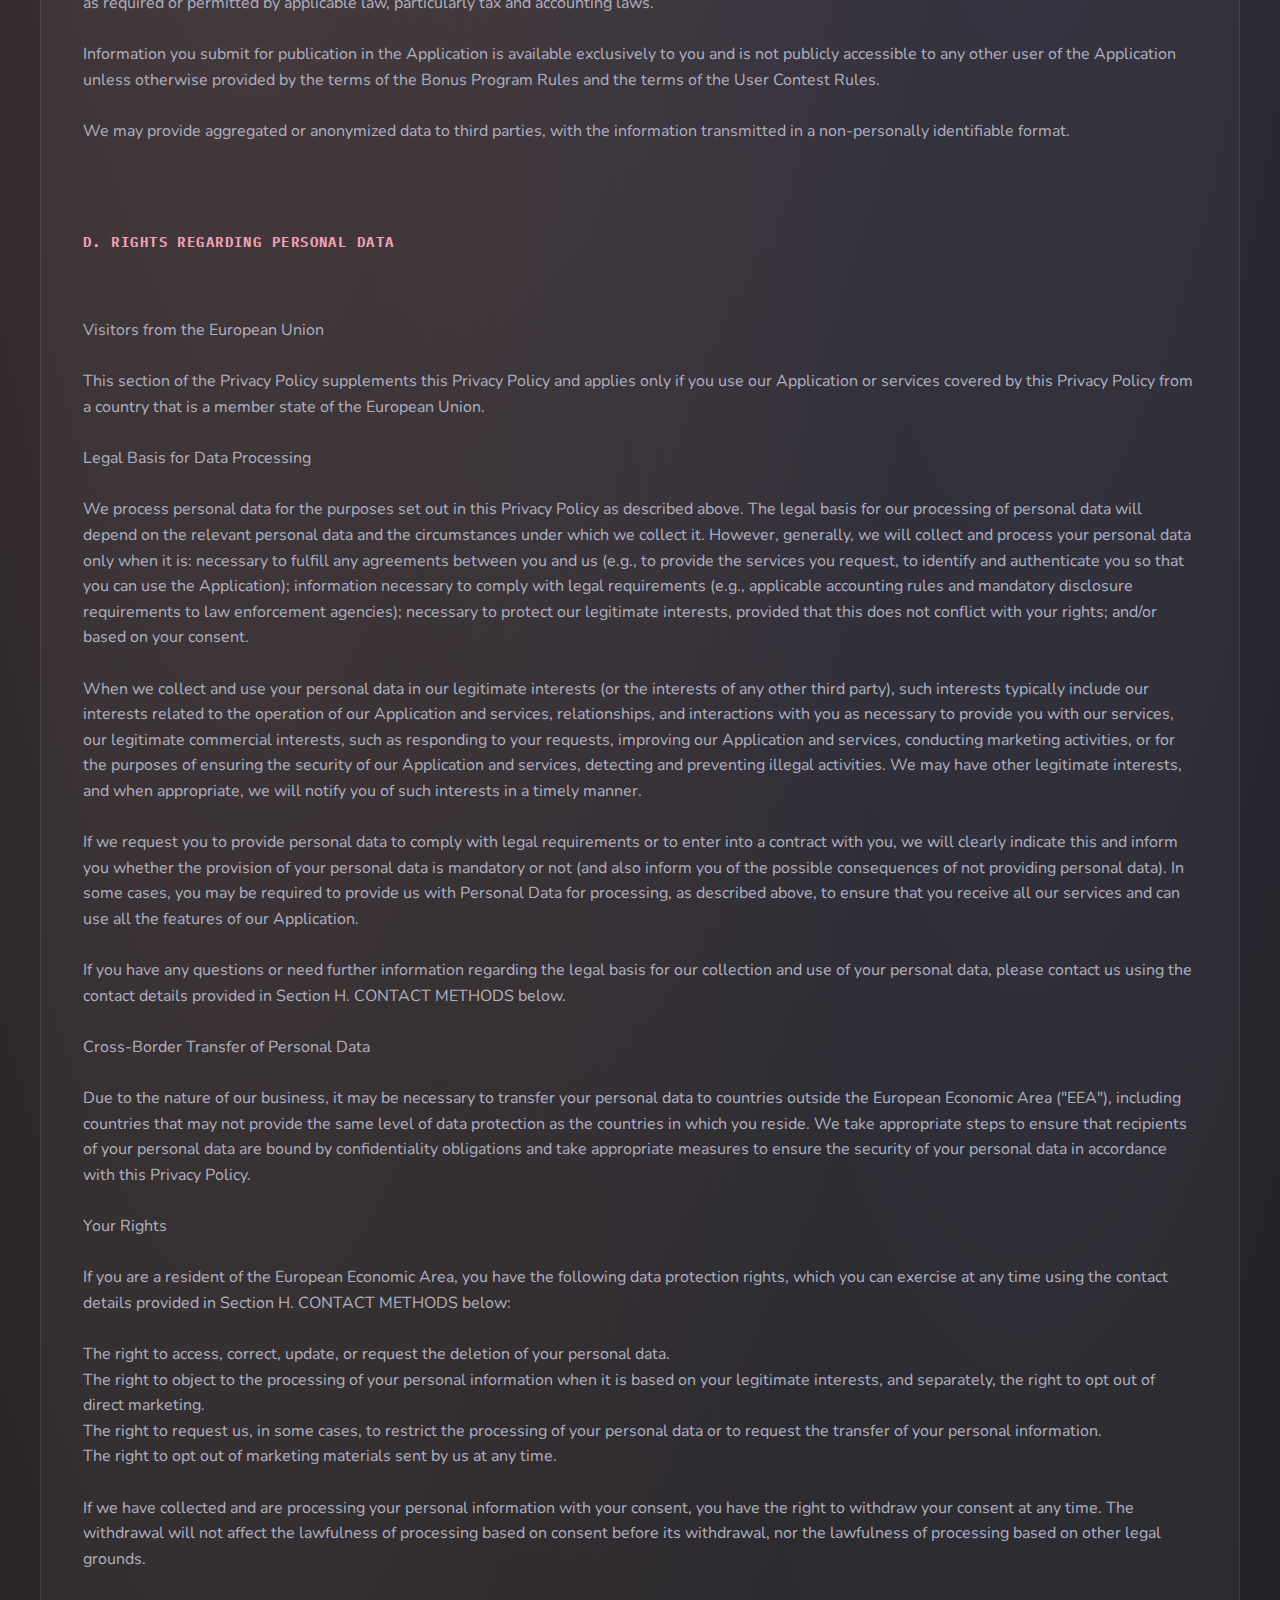
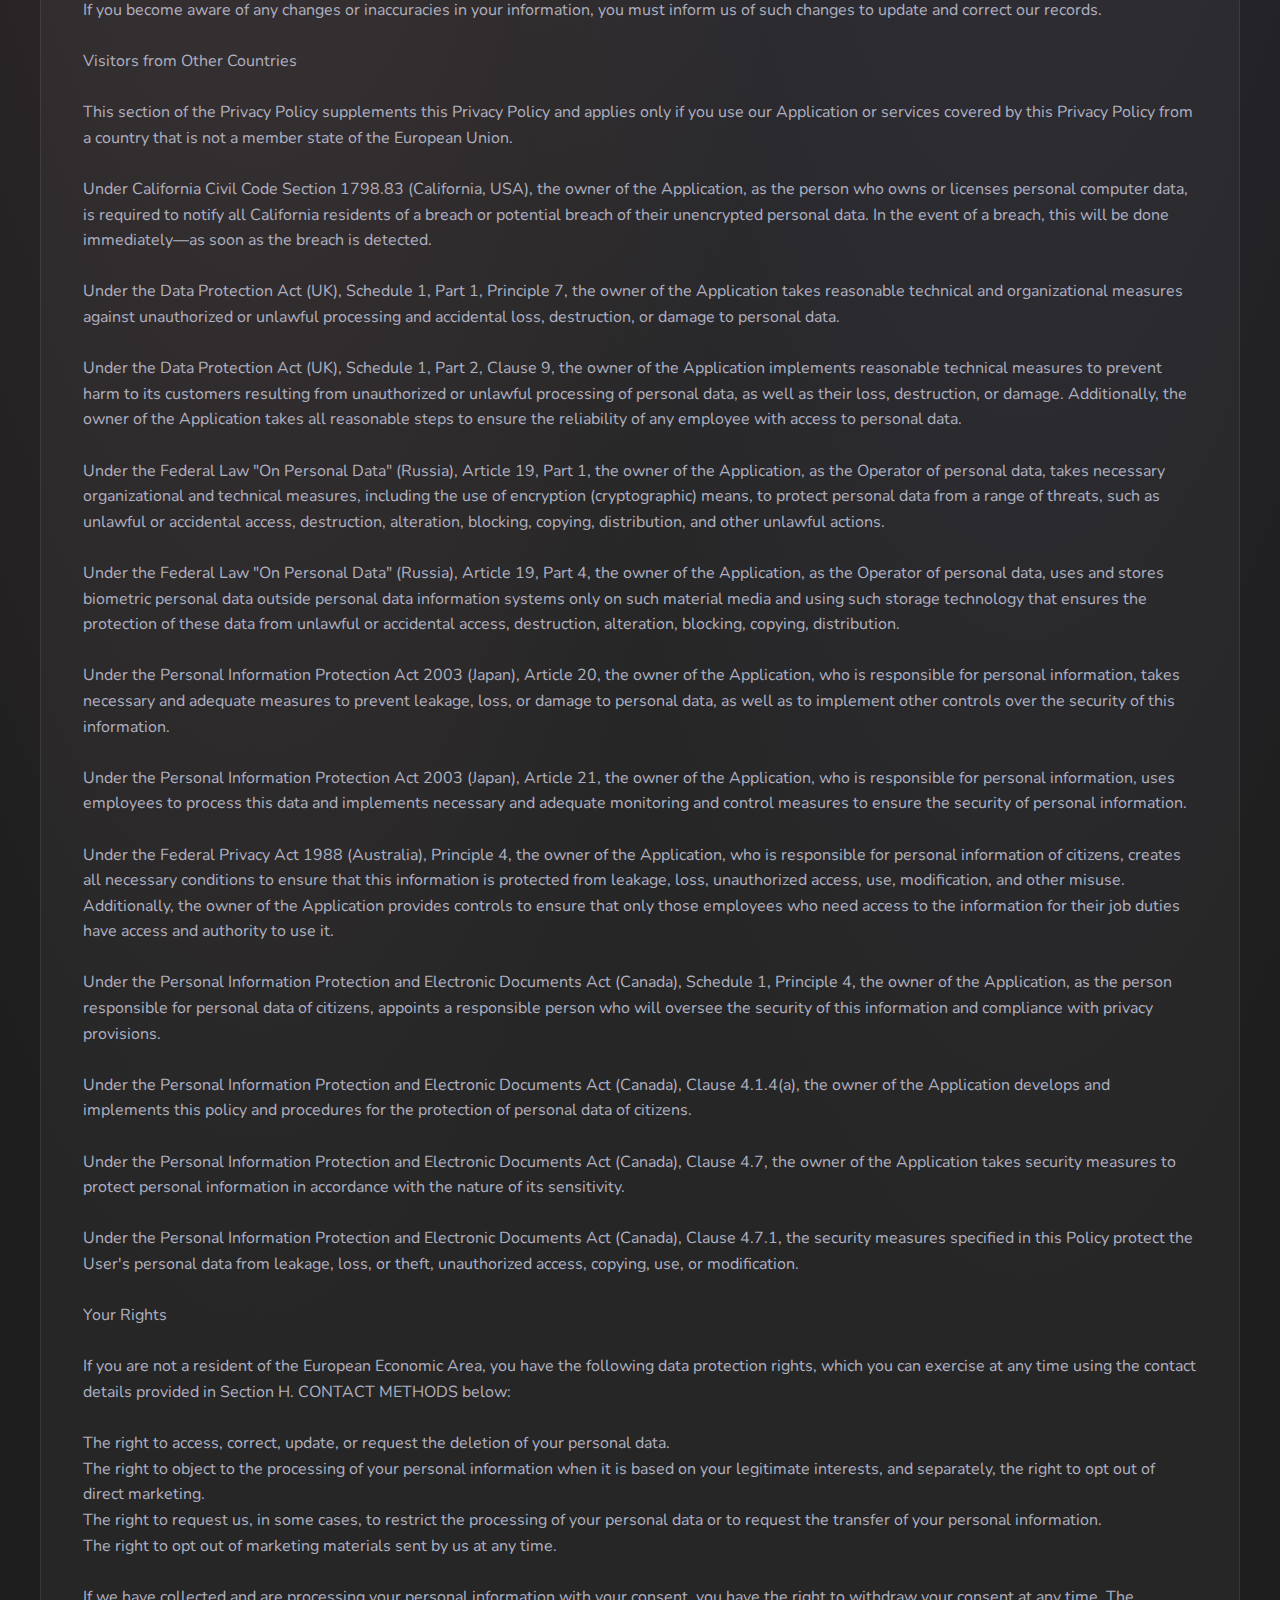
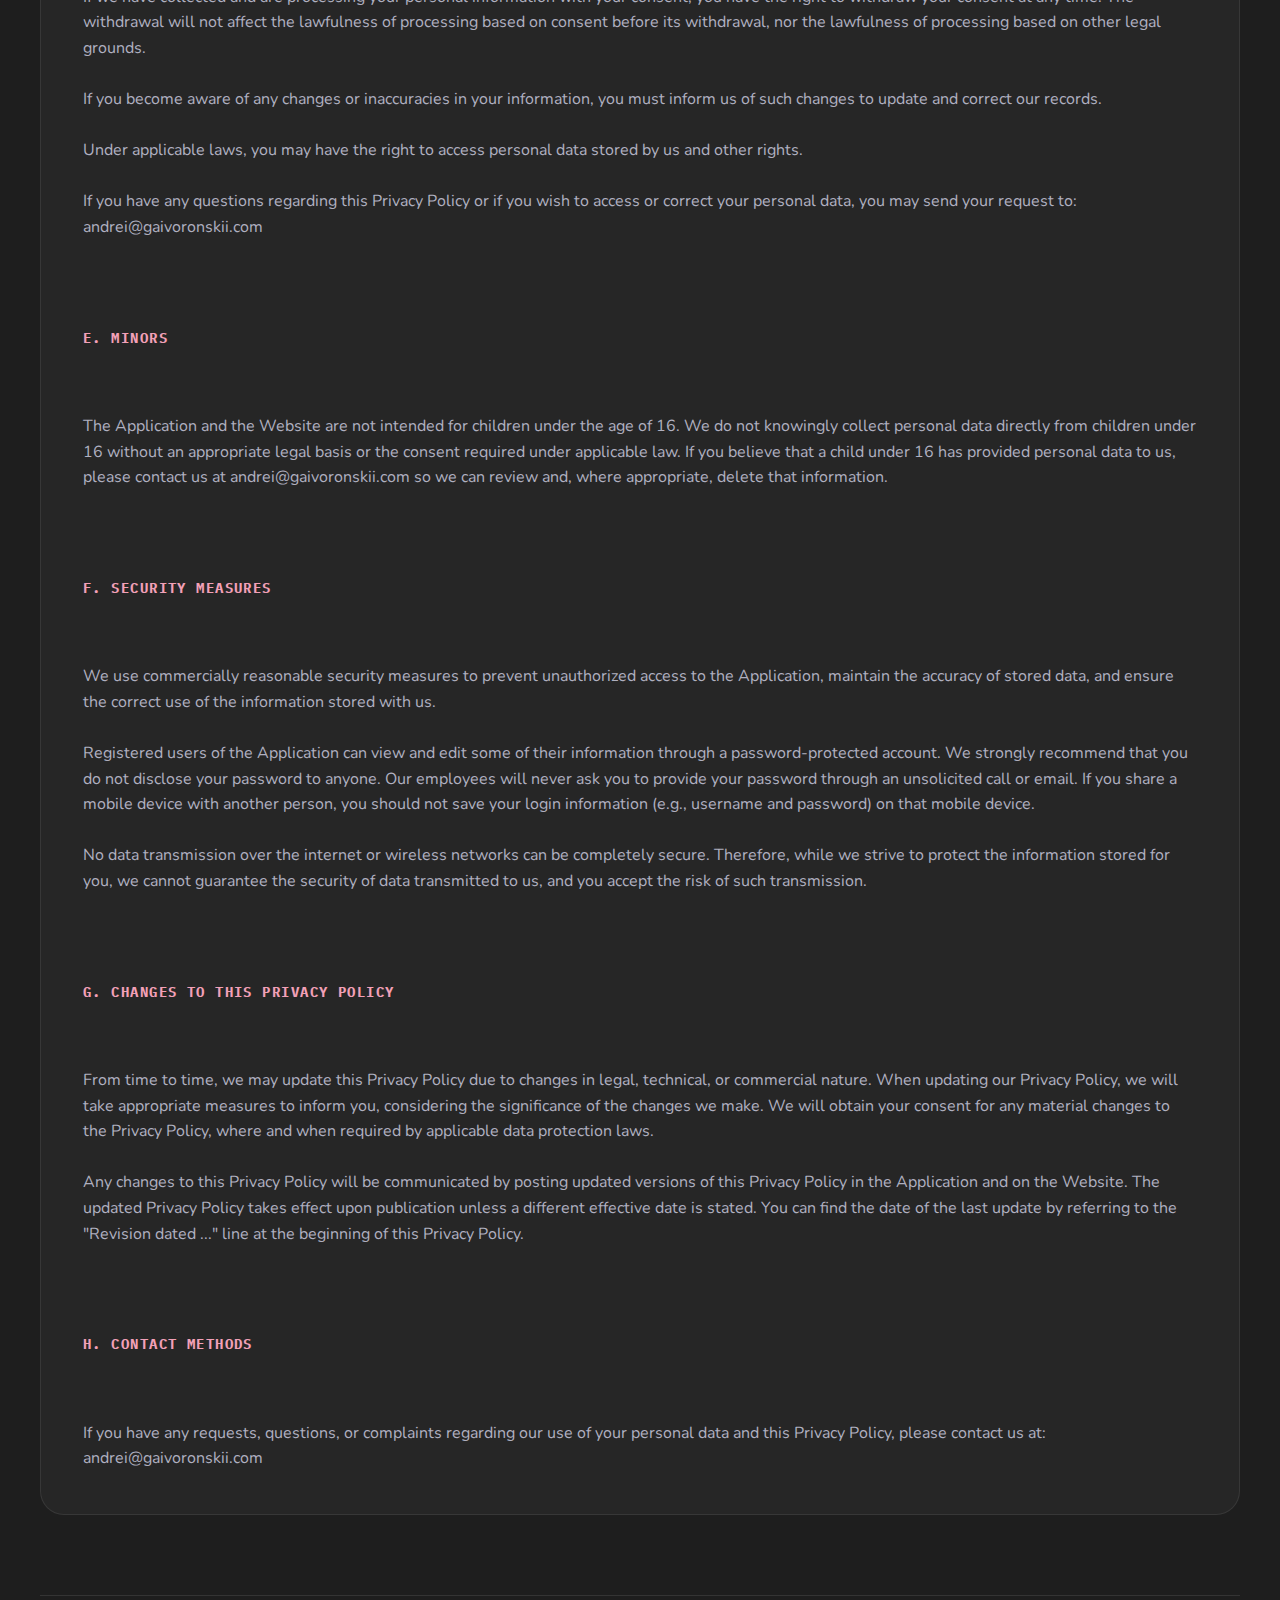
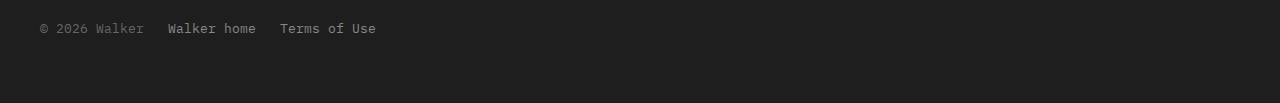
<file: walker/privacy-policy/index.html>
<!doctype html>
<html lang="en">
<head>
  <meta charset="utf-8">
  <meta name="viewport" content="width=device-width, initial-scale=1">
  <meta name="description" content="Walker Privacy Policy in English and Russian.">

  <title>Privacy Policy — Walker</title>

  <link rel="icon" type="image/png" href="/favicon.png">
  <link rel="preconnect" href="https://fonts.googleapis.com">
  <link rel="preconnect" href="https://fonts.gstatic.com" crossorigin>
  <link href="https://fonts.googleapis.com/css2?family=Nunito:wght@400;600;700&family=Space+Grotesk:wght@400;500;700&family=IBM+Plex+Mono:wght@400;600&display=swap" rel="stylesheet">

  <link rel="stylesheet" href="../styles.css">
</head>

<body class="legal-page" data-document="privacy" data-title-en="Privacy Policy" data-title-ru="Политика конфиденциальности">
  <div class="container">
    <header class="topbar">
      <a class="brand-link" href="/walker/" aria-label="Back to Walker home">
        <img src="../assets/logo.png" width="274" height="90" alt="Walker">
      </a>
      <a class="topbar__link" href="../terms-of-use/">Terms of Use</a>
    </header>

    <main class="legal-main">
      <h1 class="legal-heading" data-legal-heading>Privacy Policy</h1>

      <article class="legal-card">
        <div id="legalContent" class="legal-content" aria-live="polite"></div>
      </article>
    </main>

    <footer class="footer">
      <span>&copy; <span data-current-year></span> Walker</span>
      <a href="/walker/">Walker home</a>
      <a href="../terms-of-use/">Terms of Use</a>
    </footer>
  </div>

  <script src="../script.js"></script>
</body>
</html>
</file>
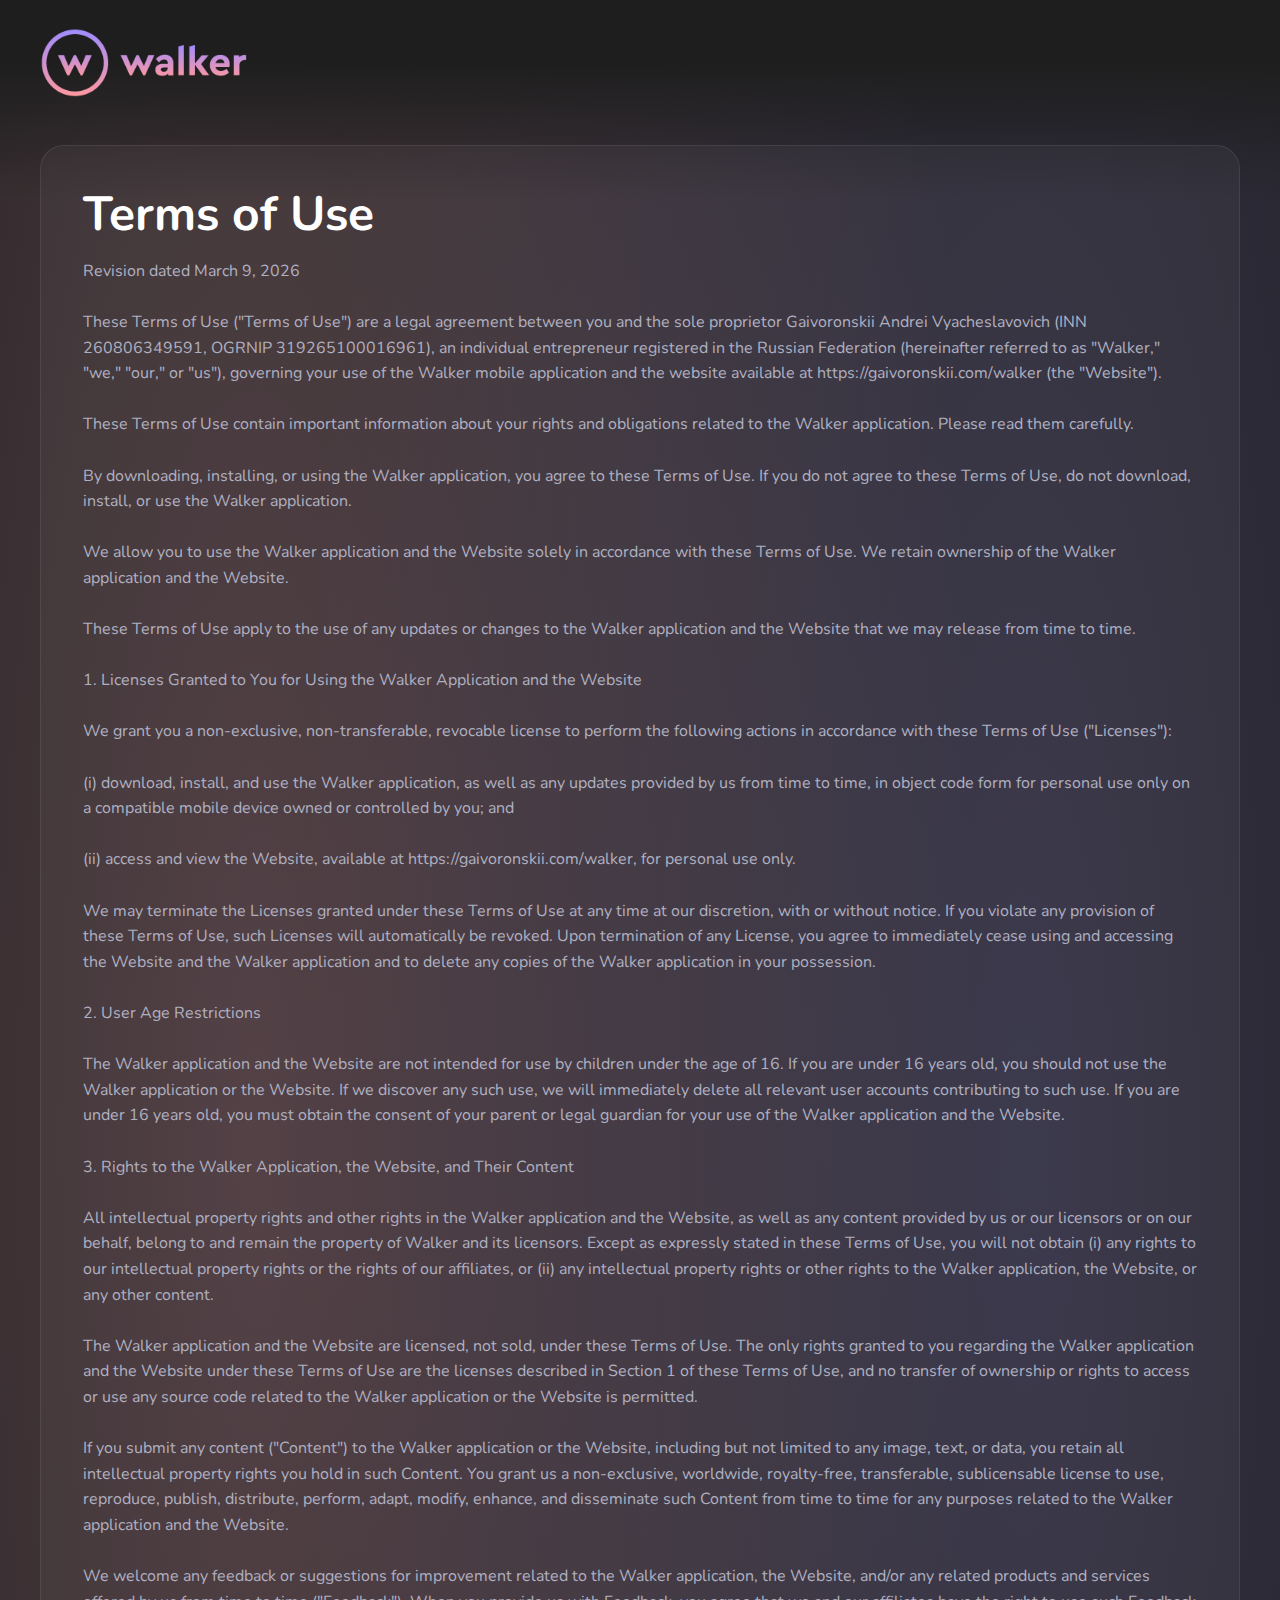
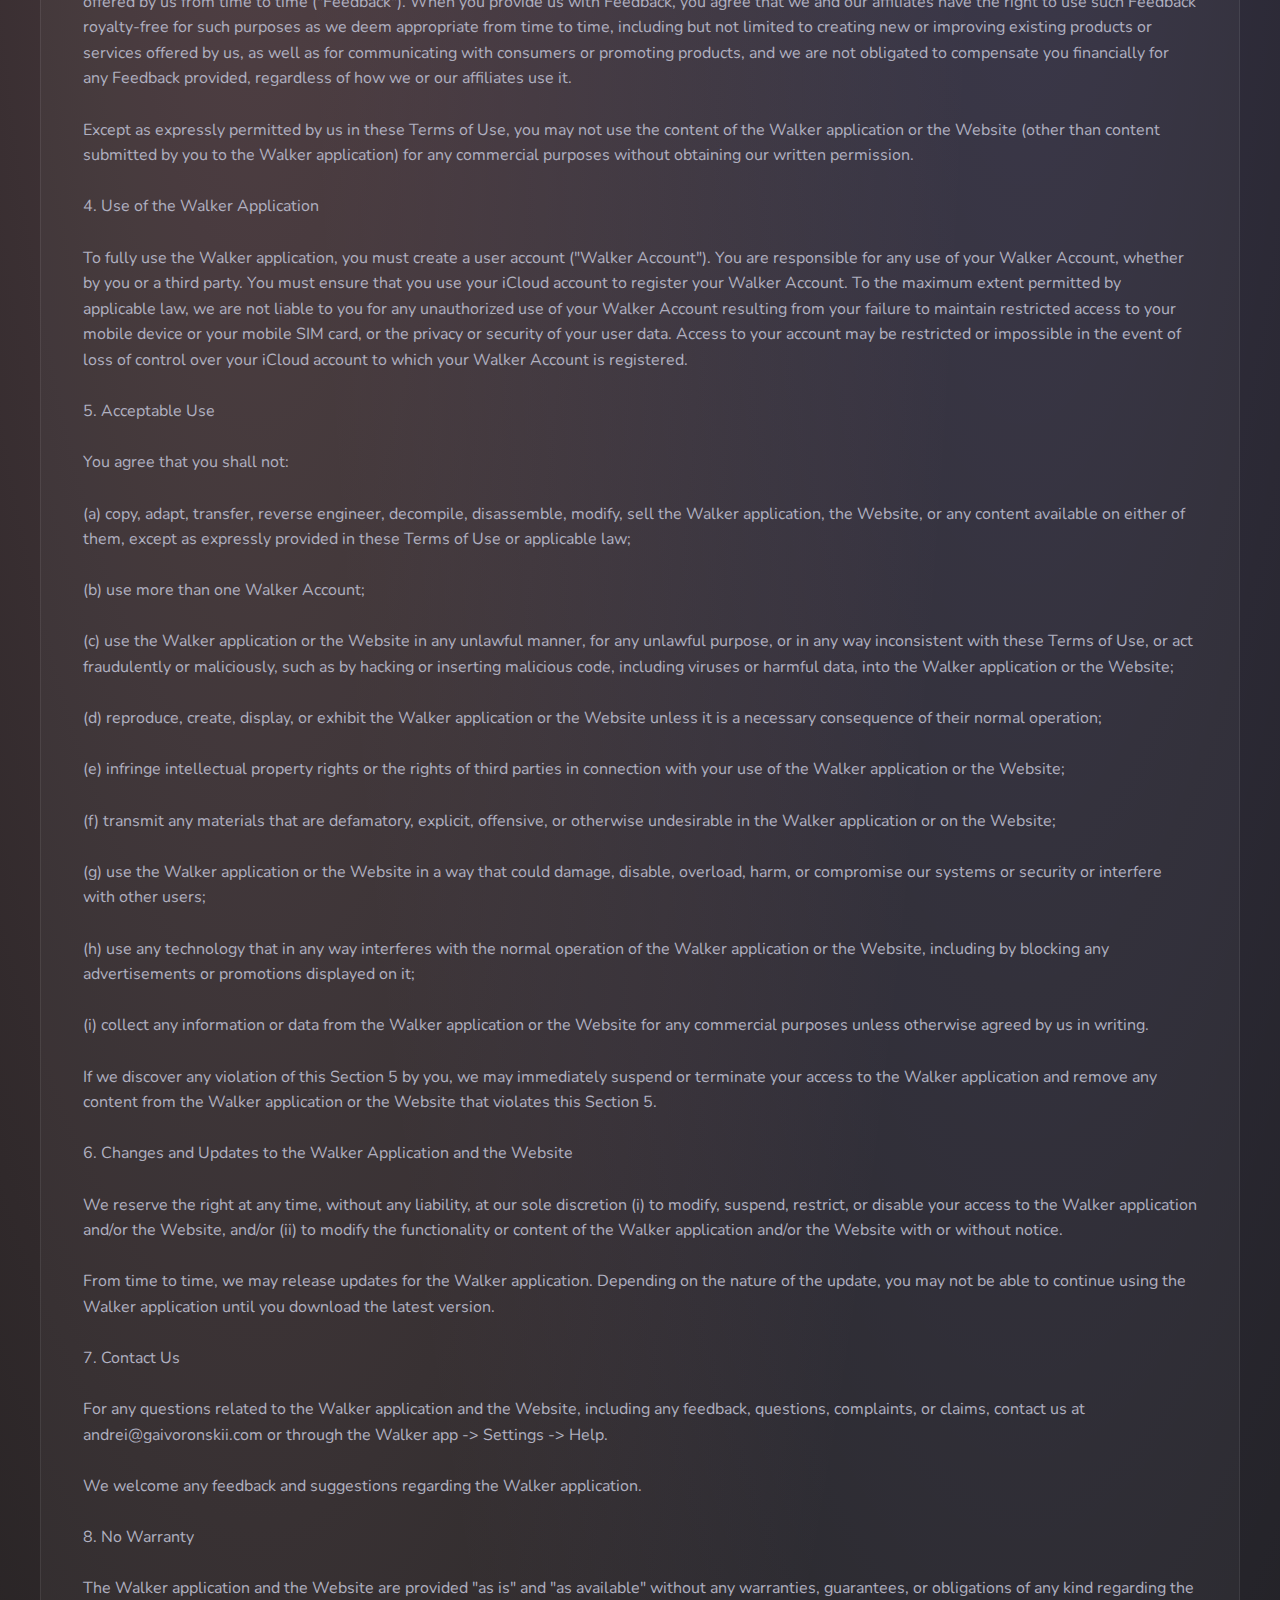
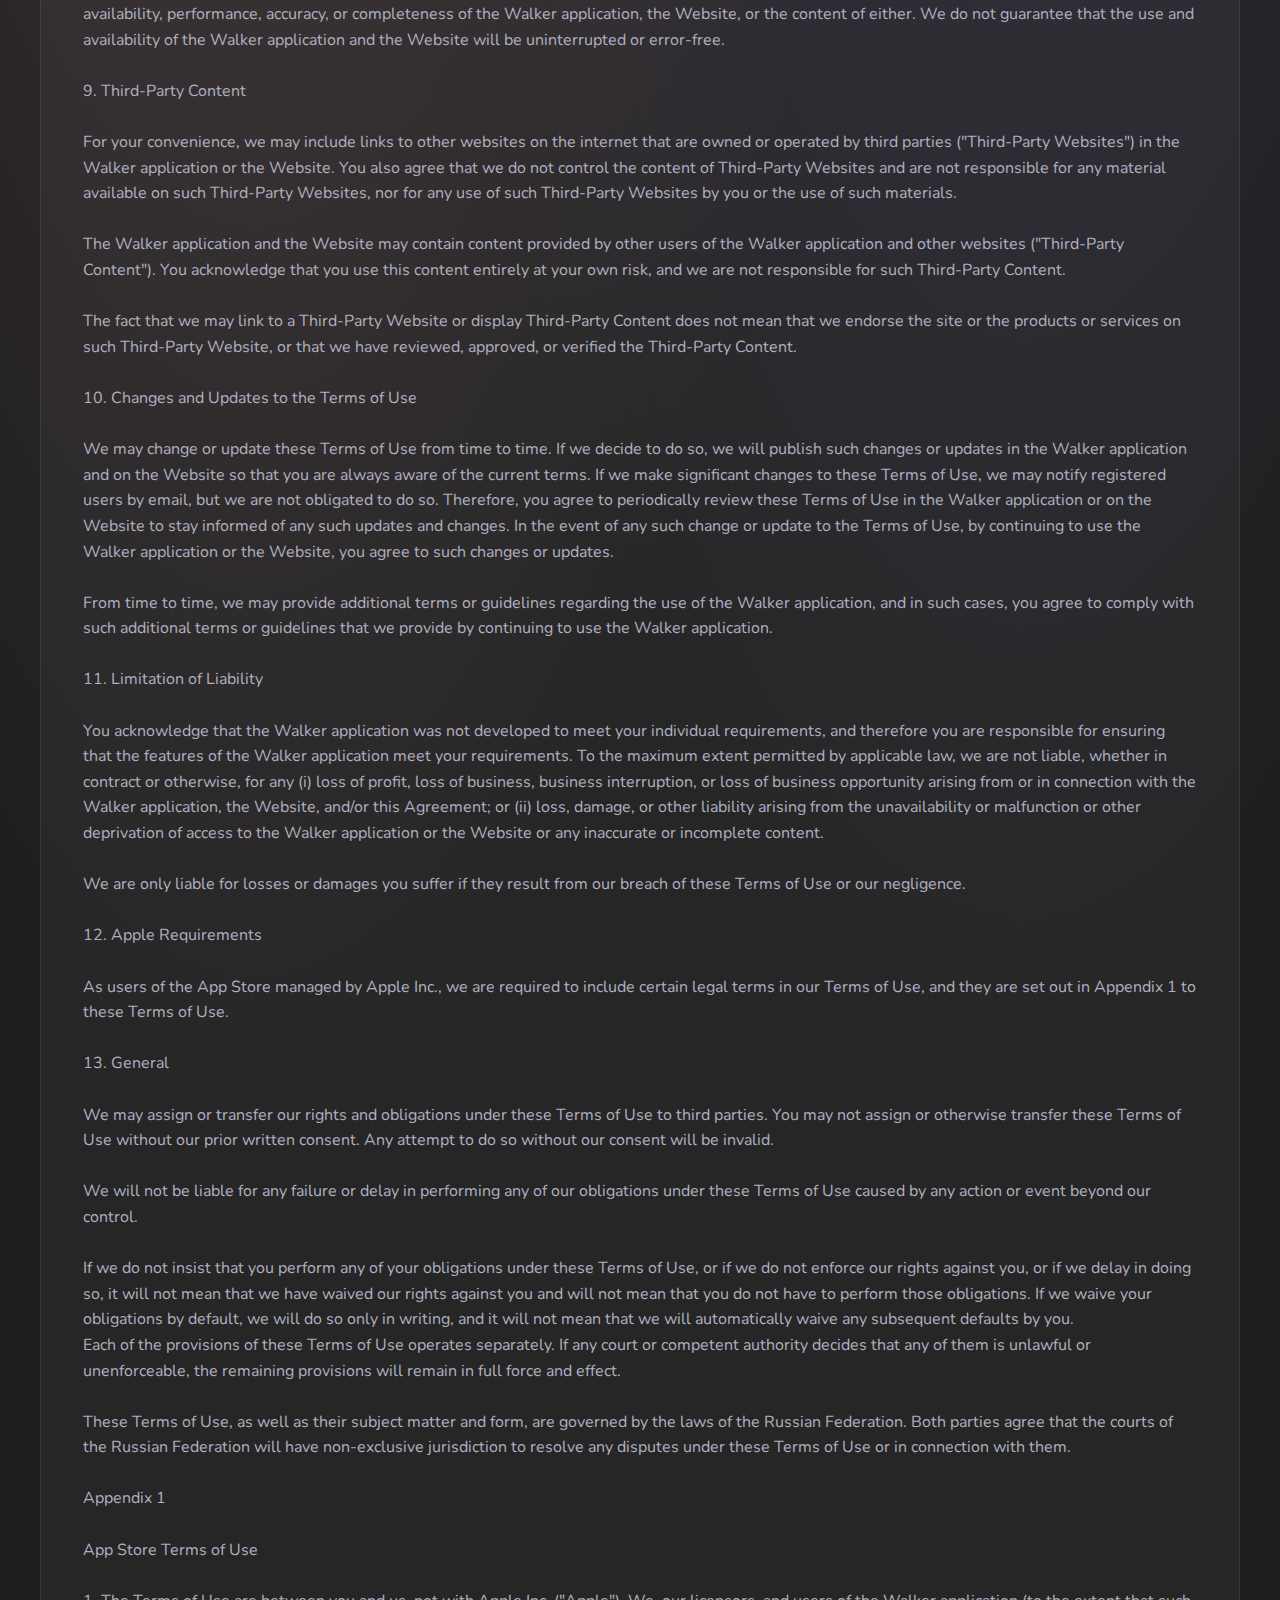
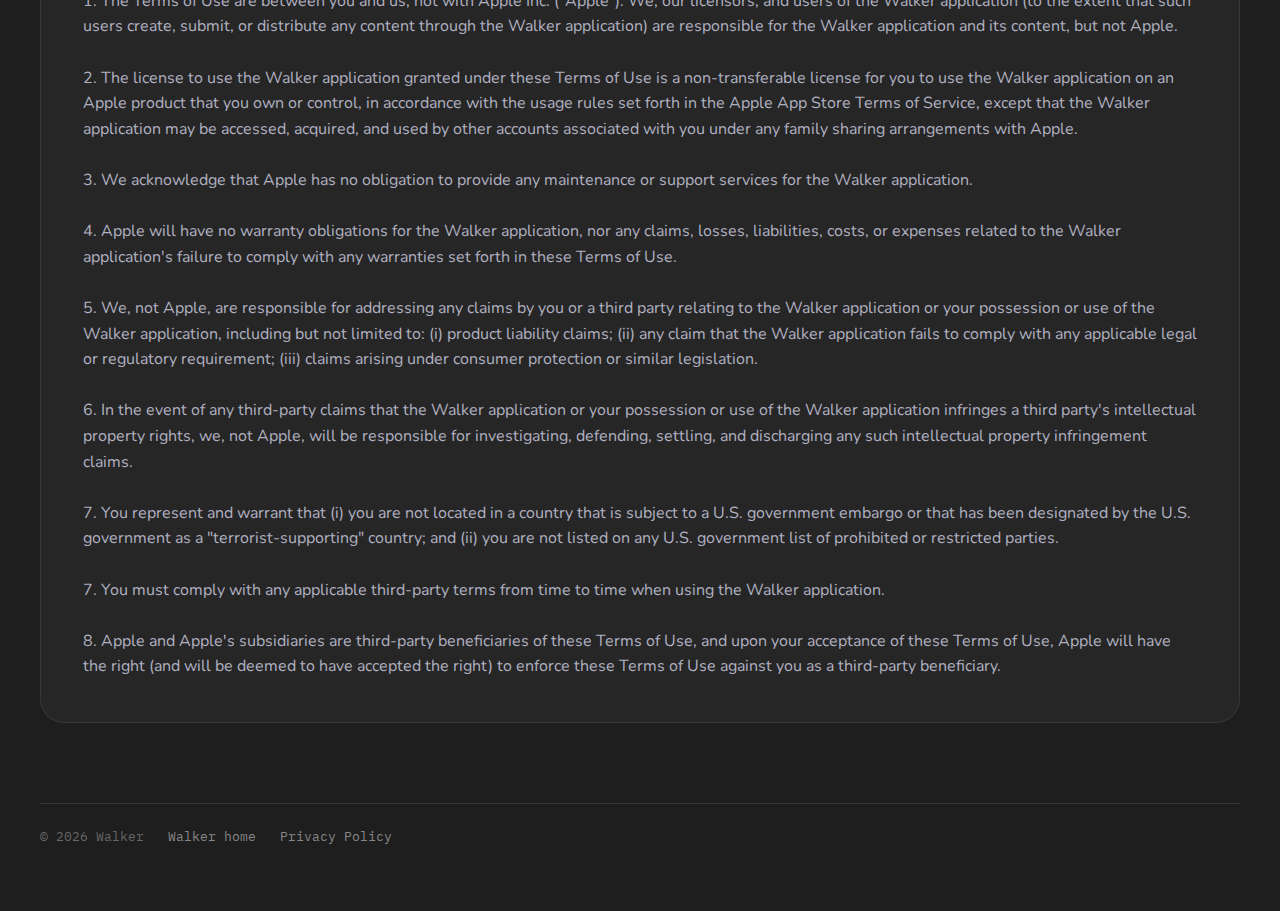
<file: walker/terms-of-use/index.html>
<!doctype html>
<html lang="en">
<head>
  <meta charset="utf-8">
  <meta name="viewport" content="width=device-width, initial-scale=1">
  <meta name="description" content="Walker Terms of Use in English and Russian.">

  <title>Terms of Use — Walker</title>

  <link rel="icon" type="image/png" href="/favicon.png">
  <link rel="preconnect" href="https://fonts.googleapis.com">
  <link rel="preconnect" href="https://fonts.gstatic.com" crossorigin>
  <link href="https://fonts.googleapis.com/css2?family=Nunito:wght@400;600;700&family=Space+Grotesk:wght@400;500;700&family=IBM+Plex+Mono:wght@400;600&display=swap" rel="stylesheet">

  <link rel="stylesheet" href="../styles.css">
</head>

<body class="legal-page" data-document="terms" data-title-en="Terms of Use" data-title-ru="Условия использования">
  <div class="container">
    <header class="topbar">
      <a class="brand-link" href="/walker/" aria-label="Back to Walker home">
        <img src="../assets/logo.png" width="274" height="90" alt="Walker">
      </a>
    </header>

    <main class="legal-main">
      <article class="legal-card">
        <div id="legalContent" class="legal-content" aria-live="polite"></div>
      </article>
    </main>

    <footer class="footer">
      <span>&copy; <span data-current-year></span> Walker</span>
      <a href="/walker/">Walker home</a>
      <a href="../privacy-policy/">Privacy Policy</a>
    </footer>
  </div>

  <script src="../script.js"></script>
</body>
</html>
</file>
<file: bites/styles.css>
:root {
  --color-bg: #002b4f;
  --color-bg-deep: #001e38;
  --color-surface: rgba(0, 59, 102, 0.78);
  --color-surface-strong: #003b66;
  --color-panel: rgba(0, 59, 102, 0.9);
  --color-ink: #ffffff;
  --color-muted: rgba(255, 255, 255, 0.68);
  --color-line: rgba(107, 199, 224, 0.18);
  --color-accent: #6bc7e0;
  --color-secondary: #4d99e6;
  --color-protein: #00d9b3;
  --color-carbs: #73b3ff;
  --color-fat: #3373d9;
  --color-button-ink: #002b4f;
  --shadow: 0 24px 70px rgba(0, 0, 0, 0.28);
  --font-mono: "IBM Plex Mono", ui-monospace, Menlo, monospace;
  --font-sans: "Space Grotesk", system-ui, sans-serif;
  --container-width: 1120px;
  --transition-fast: 180ms ease;
  --transition-medium: 320ms ease;
}

*,
*::before,
*::after {
  box-sizing: border-box;
}

html {
  background-color: var(--color-bg);
  scroll-behavior: smooth;
}

html,
body {
  margin: 0;
  min-height: 100%;
  background-color: var(--color-bg);
}

body {
  position: relative;
  overflow-x: hidden;
  background:
    radial-gradient(circle at top left, rgba(107, 199, 224, 0.18), transparent 28%),
    radial-gradient(circle at 82% 16%, rgba(77, 153, 230, 0.12), transparent 24%),
    linear-gradient(180deg, var(--color-bg) 0%, var(--color-bg-deep) 100%);
  color: var(--color-ink);
  font-family: var(--font-sans);
  line-height: 1.6;
}

body::before,
body::after {
  content: "";
  position: fixed;
  inset: 0;
  pointer-events: none;
}

body::before {
  background: linear-gradient(transparent 0, rgba(255, 255, 255, 0.014) 1px, transparent 2px);
  background-size: 100% 6px;
  opacity: 0.22;
  mix-blend-mode: screen;
}

body::after {
  background: radial-gradient(circle at center, transparent 52%, rgba(0, 0, 0, 0.18) 100%);
}

a {
  color: inherit;
}

button {
  font: inherit;
}

.container {
  position: relative;
  width: min(var(--container-width), calc(100% - 40px));
  margin: 0 auto;
  padding: 28px 0 80px;
}

.topbar,
.hero,
.ticker,
.section,
.footer {
  position: relative;
  z-index: 1;
}

.topbar {
  display: flex;
  align-items: center;
  justify-content: space-between;
  gap: 18px;
  padding: 18px 0 22px;
  border-bottom: 1px solid var(--color-line);
}

.back-link,
.mode-chip,
.hero__meta,
.eyebrow,
.section-kicker,
.feature-card__meta,
.spec-list dt,
.status-pill,
.footer,
.line,
.terminal-row__label,
.daily-panel__label,
.daily-panel__status,
.macro-list span {
  font-family: var(--font-mono);
}

.back-link {
  color: var(--color-muted);
  font-size: 0.92rem;
  text-decoration: none;
}

.back-link:hover {
  color: var(--color-accent);
}

.mode-chip {
  display: inline-flex;
  align-items: center;
  justify-content: center;
  min-width: 132px;
  padding: 10px 16px;
  border: 1px solid var(--color-line);
  border-radius: 999px;
  background: var(--color-surface);
  color: var(--color-ink);
  box-shadow: inset 0 0 0 1px rgba(255, 255, 255, 0.03);
}

.hero {
  display: grid;
  grid-template-columns: minmax(0, 1fr) minmax(320px, 0.94fr);
  gap: clamp(34px, 6vw, 76px);
  align-items: center;
  padding: clamp(52px, 11vh, 116px) 0 18px;
}

.hero__copy {
  max-width: 560px;
}

.eyebrow,
.section-kicker {
  margin: 0 0 14px;
  color: var(--color-accent);
  font-size: 0.9rem;
  letter-spacing: 0.08em;
  text-transform: uppercase;
}

.hero__title {
  margin: 0;
  font-size: clamp(3.4rem, 8vw, 7.2rem);
  line-height: 0.95;
  letter-spacing: -0.04em;
}

.cursor {
  color: var(--color-accent);
  animation: blink 1.2s steps(1, end) infinite;
}

.hero__subtitle {
  margin: 18px 0 0;
  color: var(--color-secondary);
  font-family: var(--font-mono);
  font-size: clamp(1rem, 1.8vw, 1.16rem);
  letter-spacing: 0.08em;
  text-transform: uppercase;
}

.hero__description {
  margin: 24px 0 0;
  max-width: 48ch;
  color: var(--color-muted);
  font-size: clamp(1.05rem, 1vw + 0.84rem, 1.22rem);
}

.hero__actions {
  display: flex;
  flex-wrap: wrap;
  gap: 14px;
  margin-top: 30px;
}

.button {
  display: inline-flex;
  align-items: center;
  justify-content: center;
  min-height: 52px;
  padding: 0 20px;
  border: 1px solid var(--color-line);
  border-radius: 14px;
  font-weight: 500;
  text-decoration: none;
  transition:
    transform var(--transition-fast),
    border-color var(--transition-fast),
    background-color var(--transition-fast),
    color var(--transition-fast);
}

.button:hover {
  transform: translateY(-1px);
}

.button--primary {
  background: linear-gradient(135deg, var(--color-secondary) 0%, var(--color-accent) 100%);
  border-color: transparent;
  color: var(--color-button-ink);
  box-shadow: 0 14px 40px rgba(77, 153, 230, 0.24);
}

.button--secondary {
  background: var(--color-surface);
  color: var(--color-ink);
}

.button--secondary:hover {
  border-color: rgba(107, 199, 224, 0.34);
}

.hero__meta {
  display: flex;
  flex-wrap: wrap;
  gap: 10px;
  padding: 0;
  margin: 26px 0 0;
  list-style: none;
}

.hero__meta li {
  padding: 8px 12px;
  border: 1px solid var(--color-line);
  border-radius: 999px;
  background: rgba(255, 255, 255, 0.02);
  color: var(--color-muted);
  font-size: 0.84rem;
}

.hero__visual {
  display: flex;
  justify-content: center;
}

.ticker {
  overflow: hidden;
  margin-top: 18px;
  padding: 12px 0;
  border-top: 1px solid var(--color-line);
  border-bottom: 1px solid var(--color-line);
}

.ticker__track {
  display: flex;
  width: max-content;
  will-change: transform;
  animation: tickerSlide 22s linear infinite;
}

.ticker__track span {
  flex: 0 0 auto;
  padding-right: 2.5rem;
  color: var(--color-muted);
  font-family: var(--font-mono);
  font-size: 0.78rem;
  letter-spacing: 0.12em;
  text-transform: uppercase;
  white-space: nowrap;
}

.terminal-window,
.feature-card,
.console-card {
  border: 1px solid var(--color-line);
  background: linear-gradient(180deg, rgba(255, 255, 255, 0.045), rgba(255, 255, 255, 0.015));
  box-shadow: var(--shadow);
  backdrop-filter: blur(18px);
}

.terminal-window {
  width: min(540px, 100%);
  border-radius: 30px;
  overflow: hidden;
}

.terminal-window__chrome {
  display: flex;
  align-items: center;
  justify-content: space-between;
  gap: 16px;
  padding: 16px 18px;
  border-bottom: 1px solid var(--color-line);
  background: rgba(255, 255, 255, 0.02);
}

.terminal-window__lights {
  display: inline-flex;
  gap: 8px;
}

.terminal-window__lights span {
  width: 10px;
  height: 10px;
  border-radius: 999px;
  background: rgba(107, 199, 224, 0.18);
  border: 1px solid rgba(107, 199, 224, 0.24);
}

.terminal-window__lights span:nth-child(2) {
  background: rgba(77, 153, 230, 0.18);
  border-color: rgba(77, 153, 230, 0.28);
}

.terminal-window__lights span:nth-child(3) {
  background: rgba(0, 217, 179, 0.16);
  border-color: rgba(0, 217, 179, 0.28);
}

.terminal-window__title {
  margin: 0;
  color: var(--color-muted);
  font-family: var(--font-mono);
  font-size: 0.78rem;
  letter-spacing: 0.04em;
}

.terminal-window__body {
  display: grid;
  gap: 16px;
  padding: 22px;
}

.line {
  margin: 0;
  font-size: 0.93rem;
}

.line--command {
  color: var(--color-accent);
}

.terminal-panel,
.daily-panel {
  border: 1px solid var(--color-line);
  border-radius: 20px;
}

.terminal-panel {
  display: grid;
  gap: 0;
  background: rgba(255, 255, 255, 0.025);
}

.terminal-row {
  display: flex;
  align-items: center;
  justify-content: space-between;
  gap: 16px;
  padding: 14px 16px;
  border-bottom: 1px solid var(--color-line);
}

.terminal-row:last-child {
  border-bottom: 0;
}

.terminal-row__label {
  color: var(--color-accent);
  font-size: 0.76rem;
  letter-spacing: 0.08em;
  text-transform: uppercase;
}

.terminal-row__value {
  font-size: 1rem;
  font-weight: 500;
}

.terminal-row__meta {
  color: var(--color-muted);
  font-size: 0.92rem;
}

.daily-panel {
  padding: 18px;
  background: linear-gradient(180deg, rgba(107, 199, 224, 0.09), rgba(77, 153, 230, 0.05));
}

.daily-panel__header {
  display: flex;
  align-items: center;
  justify-content: space-between;
  gap: 12px;
}

.daily-panel__label,
.daily-panel__status {
  color: var(--color-muted);
  font-size: 0.76rem;
  letter-spacing: 0.08em;
  text-transform: uppercase;
}

.daily-panel__value {
  display: block;
  margin-top: 14px;
  font-size: clamp(2.4rem, 5vw, 3.25rem);
  line-height: 1;
}

.macro-list {
  display: grid;
  grid-template-columns: repeat(3, minmax(0, 1fr));
  gap: 10px;
  padding: 0;
  margin: 18px 0 0;
  list-style: none;
}

.macro-list li {
  display: grid;
  gap: 6px;
  padding: 12px;
  border-radius: 16px;
  background: rgba(0, 0, 0, 0.12);
}

.macro-list li:nth-child(1) {
  border: 1px solid rgba(0, 217, 179, 0.2);
}

.macro-list li:nth-child(2) {
  border: 1px solid rgba(115, 179, 255, 0.22);
}

.macro-list li:nth-child(3) {
  border: 1px solid rgba(51, 115, 217, 0.24);
}

.macro-list span {
  color: var(--color-muted);
  font-size: 0.72rem;
  letter-spacing: 0.08em;
}

.macro-list strong {
  font-size: 1.06rem;
}

.terminal-note {
  margin: 0;
  color: var(--color-muted);
  font-size: 0.95rem;
}

.section {
  padding-top: 96px;
}

.section-heading {
  max-width: 720px;
}

.section-title {
  margin: 0;
  font-size: clamp(2rem, 3vw + 1rem, 3.6rem);
  line-height: 1.03;
  letter-spacing: -0.03em;
}

.section-copy {
  max-width: 54ch;
  margin: 16px 0 0;
  color: var(--color-muted);
  font-size: 1.02rem;
}

.feature-grid,
.section--split {
  display: grid;
  gap: 18px;
  margin-top: 28px;
}

.feature-grid {
  grid-template-columns: repeat(3, minmax(0, 1fr));
}

.section--split {
  grid-template-columns: repeat(2, minmax(0, 1fr));
}

.feature-card,
.console-card {
  border-radius: 26px;
  padding: 24px;
}

.feature-card__meta {
  margin: 0 0 14px;
  color: var(--color-accent);
  font-size: 0.74rem;
  letter-spacing: 0.08em;
  text-transform: uppercase;
}

.feature-card h3,
.console-card__title {
  margin: 0 0 10px;
  font-size: 1.28rem;
}

.feature-card p {
  margin: 0;
  color: var(--color-muted);
}

.console-list {
  display: grid;
  gap: 12px;
  padding: 0;
  margin: 18px 0 0;
  list-style: none;
}

.console-list li {
  display: flex;
  align-items: flex-start;
  gap: 12px;
  padding-bottom: 12px;
  border-bottom: 1px solid var(--color-line);
  color: var(--color-muted);
}

.console-list li:last-child {
  padding-bottom: 0;
  border-bottom: 0;
}

.spec-list {
  display: grid;
  gap: 14px;
  margin: 16px 0 0;
}

.spec-list__row {
  display: grid;
  grid-template-columns: 132px minmax(0, 1fr);
  gap: 14px;
  padding-bottom: 14px;
  border-bottom: 1px solid var(--color-line);
}

.spec-list__row:last-child {
  padding-bottom: 0;
  border-bottom: 0;
}

.spec-list dt,
.spec-list dd {
  margin: 0;
}

.spec-list dt {
  color: var(--color-accent);
  font-size: 0.8rem;
  letter-spacing: 0.06em;
  text-transform: uppercase;
}

.spec-list dd {
  color: var(--color-ink);
}

.status-pill {
  display: inline-flex;
  align-items: center;
  justify-content: center;
  min-width: 60px;
  padding: 6px 10px;
  border-radius: 999px;
  font-size: 0.72rem;
  letter-spacing: 0.08em;
}

.status-pill--live {
  background: rgba(0, 217, 179, 0.12);
  color: var(--color-protein);
}

.status-pill--next {
  background: rgba(115, 179, 255, 0.14);
  color: var(--color-carbs);
}

.footer {
  display: flex;
  align-items: center;
  gap: 12px;
  flex-wrap: wrap;
  margin-top: 32px;
  padding-top: 18px;
  border-top: 1px solid var(--color-line);
  color: var(--color-muted);
  font-size: 0.82rem;
}

.footer__separator {
  opacity: 0.6;
}

.reveal-ready [data-reveal] {
  opacity: 0;
  transform: translateY(20px);
  transition:
    opacity 700ms ease,
    transform 700ms ease;
}

.reveal-ready [data-reveal].is-visible {
  opacity: 1;
  transform: translateY(0);
}

@keyframes blink {
  0%,
  49% {
    opacity: 1;
  }

  50%,
  100% {
    opacity: 0;
  }
}

@keyframes tickerSlide {
  from {
    transform: translateX(0);
  }

  to {
    transform: translateX(-50%);
  }
}

@media (max-width: 980px) {
  .hero,
  .feature-grid,
  .section--split {
    grid-template-columns: 1fr;
  }

  .hero {
    padding-top: 56px;
  }

  .hero__visual {
    order: -1;
  }
}

@media (max-width: 720px) {
  .container {
    width: min(var(--container-width), calc(100% - 24px));
    padding-top: 18px;
  }

  .topbar {
    align-items: flex-start;
    flex-direction: column;
  }

  .hero__title {
    font-size: clamp(2.8rem, 16vw, 4.2rem);
  }

  .terminal-window__body,
  .feature-card,
  .console-card {
    padding: 18px;
  }

  .macro-list,
  .spec-list__row {
    grid-template-columns: 1fr;
  }

  .daily-panel__header,
  .terminal-row {
    align-items: flex-start;
    flex-direction: column;
  }
}

@media (prefers-reduced-motion: reduce) {
  html {
    scroll-behavior: auto;
  }

  *,
  *::before,
  *::after {
    animation-duration: 0.01ms !important;
    animation-iteration-count: 1 !important;
    transition-duration: 0.01ms !important;
  }
}
</file>
<file: qroo/styles.css>
/* ===================================
   CSS CUSTOM PROPERTIES
   =================================== */
:root {
  /* Colors - Light Theme */
  --color-bg: #ffffff;
  --color-ink: #0b0d10;
  --color-link: #0b53ff;
  --color-accent: #ff3131;
  --color-tape: #fff48d;
  --color-muted: #6a6f76;
  --color-grid: rgba(0, 0, 0, 0.06);
  --color-surface: #ffffff;
  --color-surface-ink: #000000;

  /* Typography */
  --font-mono: "IBM Plex Mono", ui-monospace, Menlo, monospace;
  --font-sans: "Space Grotesk", system-ui, -apple-system, Segoe UI, Roboto, Helvetica, Arial, sans-serif;

  /* Spacing & Layout */
  --grid-size: 24px;
  --border-width: 2px;
  --border-radius: 6px;
  --shadow-offset: 6px;
  --container-max-width: 1200px;

  /* Transitions */
  --transition-fast: 0.2s ease;
  --transition-medium: 0.3s ease;
}

/* Dark Theme - System Preference */
@media (prefers-color-scheme: dark) {
  :root {
    --color-bg: #121418;
    --color-ink: #e9eef2;
    --color-link: #7aa2ff;
    --color-accent: #ff6b6b;
    --color-tape: #fff07a;
    --color-muted: #a7adb4;
    --color-grid: rgba(255, 255, 255, 0.08);
    --color-surface: #0f1216;
    --color-surface-ink: #e7edf4;
  }
}

/* Theme Overrides */
:root[data-theme="dark"] {
  --color-bg: #121418;
  --color-ink: #e9eef2;
  --color-link: #7aa2ff;
  --color-accent: #ff6b6b;
  --color-tape: #fff07a;
  --color-muted: #a7adb4;
  --color-grid: rgba(255, 255, 255, 0.08);
  --color-surface: #0f1216;
  --color-surface-ink: #e7edf4;
}

:root[data-theme="light"] {
  --color-bg: #ffffff;
  --color-ink: #0b0d10;
  --color-link: #0b53ff;
  --color-accent: #ff3131;
  --color-tape: #fff48d;
  --color-muted: #6a6f76;
  --color-grid: rgba(0, 0, 0, 0.06);
  --color-surface: #ffffff;
  --color-surface-ink: #000000;
}

/* ===================================
   RESET & BASE STYLES
   =================================== */
*,
*::before,
*::after {
  box-sizing: border-box;
}

html,
body {
  height: 100%;
  margin: 0;
  padding: 0;
}

body {
  background: var(--color-bg);
  color: var(--color-ink);
  font-family: var(--font-sans);
  line-height: 1.5;
  background-image:
    linear-gradient(0deg, transparent 23px, var(--color-grid) 24px),
    linear-gradient(90deg, transparent 23px, var(--color-grid) 24px);
  background-size: var(--grid-size) var(--grid-size);
}

/* ===================================
   TYPOGRAPHY
   =================================== */
a {
  color: var(--color-accent);
  text-decoration-thickness: var(--border-width);
  text-underline-offset: 3px;
  transition: color var(--transition-fast);
}

a:hover {
  color: var(--color-link);
}

/* ===================================
   LAYOUT COMPONENTS
   =================================== */
.container {
  max-width: var(--container-max-width);
  margin: 0 auto;
  padding: 18px 18px 64px;
}

/* ===================================
   HEADER
   =================================== */
.header {
  border-bottom: var(--border-width) solid var(--color-ink);
  display: grid;
  grid-template-columns: 1fr auto 1fr;
  gap: 8px;
  align-items: end;
  padding: 12px 0 8px;
}

.header__title h1 {
  font-size: clamp(48px, 12vw, 120px);
  letter-spacing: 0.02em;
  margin: 0;
  line-height: 1;
  font-weight: 700;
}

.header__accent {
  color: var(--color-accent);
}

/* ===================================
   HERO SECTION
   =================================== */
.hero {
  margin-bottom: 24px;
}

.hero__chips {
  display: flex;
  gap: 10px;
  flex-wrap: wrap;
  margin: 12px 0;
  align-items: center;
}

.hero__description {
  margin: 12px 0;
  max-width: 72ch;
  font-size: 18px;
}

.hero__cta {
  margin: 24px 0;
}

/* ===================================
   UI COMPONENTS
   =================================== */

/* Chip Spacers */
.chip-spacer {
  font-family: var(--font-mono);
  font-size: 14px;
  color: var(--color-muted);
  display: flex;
  align-items: center;
  user-select: none;
  pointer-events: none;
}

.chip {
  background: var(--color-tape);
  padding: 6px 12px;
  border: var(--border-width) solid var(--color-ink);
  border-radius: var(--border-radius);
  font-family: var(--font-mono);
  color: #0b0d10 !important;
  font-size: 14px;
  text-decoration: none;
  transition: transform var(--transition-fast);
}

.chip--button {
  cursor: pointer;
  font: inherit;
  background: var(--color-tape);
  color: #0b0d10 !important;
}

.chip:hover {
  transform: translateY(-1px);
  color: #0b0d10 !important;
}

/* Highlight */
.highlight {
  position: relative;
  color: var(--color-bg);
  background-color: var(--color-ink);
  padding: 0 0.2em;
  border-radius: 2px;
  box-decoration-break: clone;
  transition: all var(--transition-fast);
  animation: highlightPulse 6s ease-in-out infinite;
}

.highlight:nth-of-type(1) {
  animation-delay: 0s;
}

.highlight:nth-of-type(2) {
  animation-delay: 1.5s;
}

.highlight:nth-of-type(3) {
  animation-delay: 3s;
}

.highlight:nth-of-type(4) {
  animation-delay: 4.5s;
}

@keyframes highlightPulse {
  0%, 85% {
    transform: scale(1);
    background-color: var(--color-ink);
  }
  10% {
    transform: scale(1.1);
    background-color: #ff3131;
  }
  15%, 100% {
    transform: scale(1);
    background-color: var(--color-ink);
  }
}

/* CTA Button */
.cta-button {
  display: inline-block;
  background: var(--color-ink);
  color: var(--color-bg) !important;
  border: var(--border-width) solid var(--color-ink);
  padding: 12px 24px;
  border-radius: var(--border-radius);
  font-family: var(--font-mono);
  text-decoration: none;
  font-size: 16px;
  font-weight: 600;
  transition: all var(--transition-fast);
  box-shadow: var(--shadow-offset) var(--shadow-offset) 0 0 var(--color-accent);
}

.cta-button:hover {
  transform: translate(-2px, -2px);
  box-shadow: 10px 10px 0 0 var(--color-accent);
  color: var(--color-bg) !important;
}

/* CTA Card */
.cta-card {
  border: var(--border-width) solid var(--color-ink);
  background: var(--color-surface);
  padding: 40px;
  box-shadow: var(--shadow-offset) var(--shadow-offset) 0 0 var(--color-ink);
  text-align: center;
}

.cta-card__title {
  font-size: clamp(28px, 6vw, 48px);
  margin: 0 0 8px;
  letter-spacing: 0.02em;
}

.cta-card__description {
  color: var(--color-muted);
  font-family: var(--font-mono);
  font-size: 14px;
  margin: 0 0 24px;
}

/* Tape */
.tape {
  margin: 12px 0 16px;
  padding: 8px 12px;
  background: var(--color-tape);
  border: var(--border-width) solid var(--color-ink);
  overflow: hidden;
  white-space: nowrap;
  position: relative;
  font-family: var(--font-mono);
}

.tape,
.tape * {
  color: #0b0d10 !important;
  text-shadow: none;
}

.tape__content {
  display: inline-block;
  animation: scrollTape 200s linear infinite;
}

.tape__content span {
  display: inline-block;
  padding: 0 24px;
}

@keyframes scrollTape {
  to {
    transform: translateX(-50%);
  }
}

/* ===================================
   SECTIONS
   =================================== */
.section {
  margin: 24px 0;
}

.section__title {
  font-family: var(--font-mono);
  font-size: 14px;
  letter-spacing: 0.18em;
  text-transform: uppercase;
  border-bottom: var(--border-width) solid var(--color-ink);
  padding: 8px 0;
  margin: 24px 0 12px;
}

.section__title--highlighted {
  display: flex;
  align-items: center;
  gap: 12px;
}

.section__arrows {
  font-family: var(--font-mono);
  font-size: 20px;
  color: #ff3131 !important;
  user-select: none;
  display: inline-block;
}

.section__arrows--right {
  animation: arrowFadeRight 2s ease-in-out infinite !important;
}

@keyframes arrowFadeRight {
  0% {
    opacity: 0;
  }
  30% {
    opacity: 1;
  }
  70% {
    opacity: 0;
  }
  100% {
    opacity: 0;
  }
}

/* ===================================
   DEFINITION LISTS
   =================================== */
.definition-list {
  display: grid;
  grid-template-columns: 160px 1fr;
  gap: 8px;
  font-family: var(--font-mono);
  font-size: 13px;
  margin-bottom: 10px;
}

.definition-list__term,
.definition-list__description {
  padding: 4px 0;
}

.definition-list__description {
  color: var(--color-muted);
  font-size: 12px;
}

/* ===================================
   FOOTER
   =================================== */
.footer {
  margin-top: 16px;
  padding-top: 6px;
  font-family: var(--font-mono);
  display: flex;
  flex-wrap: wrap;
  gap: 12px;
  justify-content: space-between;
  align-items: center;
}

.footer__tagline {
  color: var(--color-muted);
  font-size: 12px;
}

/* ===================================
   RESPONSIVE DESIGN
   =================================== */
@media (max-width: 860px) {
  .definition-list {
    grid-template-columns: 120px 1fr;
  }
}

@media (max-width: 600px) {
  .container {
    padding: 12px 12px 48px;
  }

  .header {
    padding: 8px 0 6px;
  }

  .definition-list {
    grid-template-columns: 1fr;
    gap: 4px;
  }

  .definition-list__term {
    font-weight: 600;
  }

  .cta-card {
    padding: 24px 16px;
  }

  .cta-button {
    font-size: 14px;
    padding: 10px 20px;
  }
}

/* ===================================
   ACCESSIBILITY
   =================================== */
@media (prefers-reduced-motion: reduce) {
  *,
  *::before,
  *::after {
    animation-duration: 0.01ms !important;
    animation-iteration-count: 1 !important;
    transition-duration: 0.01ms !important;
  }
}

/* Focus states */
.cta-button:focus,
.chip:focus {
  outline: 2px solid var(--color-accent);
  outline-offset: 2px;
}

/* Print styles */
@media print {
  .tape {
    display: none;
  }
}
</file>
<file: walker/styles.css>
/* ===================================
   BASE
   =================================== */
*,
*::before,
*::after {
  box-sizing: border-box;
}

html,
body {
  margin: 0;
  min-height: 100%;
}

body {
  background:
    linear-gradient(to bottom, #1e1e1e 60px, transparent 200px),
    radial-gradient(ellipse at 20% 20%, rgba(242, 160, 183, 0.22), transparent 50%),
    radial-gradient(ellipse at 80% 20%, rgba(160, 140, 255, 0.18), transparent 50%),
    #1e1e1e;
  color: #fff;
  font-family: "Nunito", system-ui, sans-serif;
  line-height: 1.6;
}

a {
  color: inherit;
  text-decoration-thickness: 2px;
  text-underline-offset: 0.18em;
}

img {
  display: block;
  max-width: 100%;
}

button,
a {
  transition:
    transform 0.2s ease,
    background-color 0.2s ease,
    color 0.2s ease;
}

.container {
  width: min(1200px, calc(100% - 40px));
  margin: 0 auto;
  padding: 28px 0 64px;
}

/* ===================================
   TOPBAR (shared)
   =================================== */
.topbar {
  display: flex;
  align-items: center;
  justify-content: space-between;
  gap: 16px;
}

.brand-link {
  display: inline-flex;
  align-items: center;
}

.brand-link img {
  width: clamp(160px, 22vw, 210px);
  height: auto;
}

.topbar__email,
.topbar__link {
  color: #f2a0b7;
  font-size: 0.95rem;
  text-decoration: none;
}

.topbar__email:hover,
.topbar__link:hover {
  text-decoration: underline;
}

/* ===================================
   FOOTER (shared)
   =================================== */
.footer {
  display: flex;
  align-items: center;
  gap: 24px;
  flex-wrap: wrap;
  margin-top: 80px;
  padding-top: 22px;
  border-top: 1px solid rgba(255, 255, 255, 0.1);
  color: #666;
  font-family: "IBM Plex Mono", ui-monospace, monospace;
  font-size: 0.82rem;
}

.footer a {
  color: #888;
  text-decoration: none;
}

.footer a:hover {
  color: #b0b0c0;
}

/* ===================================
   WALKER HOME PAGE
   =================================== */
.walker-home .hero {
  display: grid;
  grid-template-columns: 3fr 2fr;
  align-items: center;
  gap: clamp(24px, 3vw, 48px);
  margin-top: clamp(48px, 10vh, 120px);
}

.walker-home .hero__title {
  margin: 0;
  font-size: clamp(2.4rem, 3.6vw + 0.5rem, 3.4rem);
  font-weight: 700;
  line-height: 1.25;
}

.walker-home .hero__subtitle {
  margin: 24px 0 0;
  color: #b0b0c0;
  font-size: clamp(1rem, 1.5vw, 1.15rem);
}

.walker-home .hero__actions {
  display: flex;
  align-items: center;
  gap: 32px;
  margin-top: 40px;
}

.button-appstore {
  display: inline-flex;
  align-items: center;
  padding: 16px 32px;
  border-radius: 999px;
  background: #f2a0b7;
  color: #1e1e1e;
  font-weight: 600;
  font-size: 1rem;
  text-decoration: none;
}

.button-appstore:hover {
  transform: translateY(-1px);
  background: #f7b5c7;
}

.link-secondary {
  color: #b0b0c0;
  font-size: 1rem;
  text-decoration: none;
}

.link-secondary:hover {
  color: #fff;
}

.walker-home .hero__art img {
  width: 100%;
  height: auto;
  max-width: 580px;
  margin: 0 auto;
}

@media (max-width: 768px) {
  .walker-home .hero {
    grid-template-columns: 1fr;
    text-align: center;
  }

  .walker-home .hero__actions {
    justify-content: center;
  }

  .walker-home .hero__art {
    order: -1;
  }

  .walker-home .hero__art img {
    max-width: 320px;
  }

  .topbar {
    flex-direction: column;
    align-items: start;
  }

  .footer {
    justify-content: center;
  }
}

/* ===================================
   LEGAL PAGES
   =================================== */
.legal-main {
  margin-top: 48px;
}

.legal-card {
  margin-top: 32px;
  padding: clamp(24px, 4vw, 42px);
  border: 1px solid rgba(255, 255, 255, 0.08);
  border-radius: 24px;
  background: rgba(255, 255, 255, 0.04);
}

.legal-content {
  font-size: 1rem;
}

.legal-title {
  margin: 0;
  font-size: clamp(2rem, 4vw, 3rem);
  font-weight: 700;
  line-height: 1.1;
}

.legal-section-title {
  margin: 34px 0 0;
  font-size: 0.9rem;
  font-family: "IBM Plex Mono", ui-monospace, monospace;
  letter-spacing: 0.1em;
  text-transform: uppercase;
  color: #f2a0b7;
}

.legal-copy {
  margin-top: 14px;
  white-space: pre-line;
  color: #b0b0c0;
}

.legal-copy:first-of-type {
  margin-top: 18px;
}

@media (max-width: 720px) {
  .container {
    width: min(100% - 28px, 1200px);
  }
}
</file>
<file: wallet/styles.css>
/* ===================================
   CSS CUSTOM PROPERTIES
   =================================== */
:root {
  /* Colors - Light Theme */
  --color-bg: #ffffff;
  --color-ink: #0b0d10;
  --color-link: #0b53ff;
  --color-accent: #ff3131;
  --color-tape: #fff48d;
  --color-muted: #6a6f76;
  --color-grid: rgba(0, 0, 0, 0.06);
  --color-surface: #ffffff;
  --color-surface-ink: #000000;

  /* Typography */
  --font-mono: "IBM Plex Mono", ui-monospace, Menlo, monospace;
  --font-sans: "Space Grotesk", system-ui, -apple-system, Segoe UI, Roboto, Helvetica, Arial, sans-serif;

  /* Spacing & Layout */
  --grid-size: 24px;
  --border-width: 2px;
  --border-radius: 6px;
  --shadow-offset: 6px;
  --container-max-width: 1200px;

  /* Transitions */
  --transition-fast: 0.2s ease;
  --transition-medium: 0.3s ease;
}

/* Dark Theme - System Preference */
@media (prefers-color-scheme: dark) {
  :root {
    --color-bg: #121418;
    --color-ink: #e9eef2;
    --color-link: #7aa2ff;
    --color-accent: #ff6b6b;
    --color-tape: #fff07a;
    --color-muted: #a7adb4;
    --color-grid: rgba(255, 255, 255, 0.08);
    --color-surface: #0f1216;
    --color-surface-ink: #e7edf4;
  }
}

/* Theme Overrides */
:root[data-theme="dark"] {
  --color-bg: #121418;
  --color-ink: #e9eef2;
  --color-link: #7aa2ff;
  --color-accent: #ff6b6b;
  --color-tape: #fff07a;
  --color-muted: #a7adb4;
  --color-grid: rgba(255, 255, 255, 0.08);
  --color-surface: #0f1216;
  --color-surface-ink: #e7edf4;
}

:root[data-theme="light"] {
  --color-bg: #ffffff;
  --color-ink: #0b0d10;
  --color-link: #0b53ff;
  --color-accent: #ff3131;
  --color-tape: #fff48d;
  --color-muted: #6a6f76;
  --color-grid: rgba(0, 0, 0, 0.06);
  --color-surface: #ffffff;
  --color-surface-ink: #000000;
}

/* ===================================
   RESET & BASE STYLES
   =================================== */
*,
*::before,
*::after {
  box-sizing: border-box;
}

html,
body {
  height: 100%;
  margin: 0;
  padding: 0;
}

body {
  background: var(--color-bg);
  color: var(--color-ink);
  font-family: var(--font-sans);
  line-height: 1.5;
  background-image:
    linear-gradient(0deg, transparent 23px, var(--color-grid) 24px),
    linear-gradient(90deg, transparent 23px, var(--color-grid) 24px);
  background-size: var(--grid-size) var(--grid-size);
}

/* ===================================
   TYPOGRAPHY
   =================================== */
a {
  color: var(--color-accent);
  text-decoration-thickness: var(--border-width);
  text-underline-offset: 3px;
  transition: color var(--transition-fast);
}

a:hover {
  color: var(--color-link);
}

/* ===================================
   LAYOUT COMPONENTS
   =================================== */
.container {
  max-width: var(--container-max-width);
  margin: 0 auto;
  padding: 18px 18px 64px;
}

/* ===================================
   HEADER
   =================================== */
.header {
  border-bottom: var(--border-width) solid var(--color-ink);
  display: grid;
  grid-template-columns: 1fr auto 1fr;
  gap: 8px;
  align-items: end;
  padding: 12px 0 8px;
}

.header__title h1 {
  font-size: clamp(48px, 12vw, 120px);
  letter-spacing: 0.02em;
  margin: 0;
  line-height: 1;
  font-weight: 700;
}

.header__accent {
  color: var(--color-accent);
}

/* ===================================
   HERO SECTION
   =================================== */
.hero {
  margin-bottom: 24px;
}

.hero__chips {
  display: flex;
  gap: 10px;
  flex-wrap: wrap;
  margin: 12px 0;
  align-items: center;
}

.hero__description {
  margin: 12px 0;
  max-width: 72ch;
  font-size: 18px;
}

.hero__cta {
  margin: 24px 0;
}

/* ===================================
   UI COMPONENTS
   =================================== */

/* Chip Spacers */
.chip-spacer {
  font-family: var(--font-mono);
  font-size: 14px;
  color: var(--color-muted);
  display: flex;
  align-items: center;
  user-select: none;
  pointer-events: none;
}

.chip {
  background: var(--color-tape);
  padding: 6px 12px;
  border: var(--border-width) solid var(--color-ink);
  border-radius: var(--border-radius);
  font-family: var(--font-mono);
  color: #0b0d10 !important;
  font-size: 14px;
  text-decoration: none;
  transition: transform var(--transition-fast);
}

.chip--button {
  cursor: pointer;
  font: inherit;
  background: var(--color-tape);
  color: #0b0d10 !important;
}

.chip:hover {
  transform: translateY(-1px);
  color: #0b0d10 !important;
}

/* Highlight */
.highlight {
  position: relative;
  color: var(--color-bg);
  background-color: var(--color-ink);
  padding: 0 0.2em;
  border-radius: 2px;
  box-decoration-break: clone;
  transition: all var(--transition-fast);
  animation: highlightPulse 6s ease-in-out infinite;
}

.highlight:nth-of-type(1) {
  animation-delay: 0s;
}

.highlight:nth-of-type(2) {
  animation-delay: 1.5s;
}

.highlight:nth-of-type(3) {
  animation-delay: 3s;
}

.highlight:nth-of-type(4) {
  animation-delay: 4.5s;
}

@keyframes highlightPulse {
  0%, 85% {
    transform: scale(1);
    background-color: var(--color-ink);
  }
  10% {
    transform: scale(1.1);
    background-color: #ff3131;
  }
  15%, 100% {
    transform: scale(1);
    background-color: var(--color-ink);
  }
}

/* CTA Button */
.cta-button {
  display: inline-block;
  background: var(--color-ink);
  color: var(--color-bg) !important;
  border: var(--border-width) solid var(--color-ink);
  padding: 12px 24px;
  border-radius: var(--border-radius);
  font-family: var(--font-mono);
  text-decoration: none;
  font-size: 16px;
  font-weight: 600;
  transition: all var(--transition-fast);
  box-shadow: var(--shadow-offset) var(--shadow-offset) 0 0 var(--color-accent);
}

.cta-button:hover {
  transform: translate(-2px, -2px);
  box-shadow: 10px 10px 0 0 var(--color-accent);
  color: var(--color-bg) !important;
}

/* CTA Card */
.cta-card {
  border: var(--border-width) solid var(--color-ink);
  background: var(--color-surface);
  padding: 40px;
  box-shadow: var(--shadow-offset) var(--shadow-offset) 0 0 var(--color-ink);
  text-align: center;
}

.cta-card__title {
  font-size: clamp(28px, 6vw, 48px);
  margin: 0 0 8px;
  letter-spacing: 0.02em;
}

.cta-card__description {
  color: var(--color-muted);
  font-family: var(--font-mono);
  font-size: 14px;
  margin: 0 0 24px;
}

/* Tape */
.tape {
  margin: 12px 0 16px;
  padding: 8px 12px;
  background: var(--color-tape);
  border: var(--border-width) solid var(--color-ink);
  overflow: hidden;
  white-space: nowrap;
  position: relative;
  font-family: var(--font-mono);
}

.tape,
.tape * {
  color: #0b0d10 !important;
  text-shadow: none;
}

.tape__content {
  display: inline-block;
  animation: scrollTape 200s linear infinite;
}

.tape__content span {
  display: inline-block;
  padding: 0 24px;
}

@keyframes scrollTape {
  to {
    transform: translateX(-50%);
  }
}

/* ===================================
   SECTIONS
   =================================== */
.section {
  margin: 24px 0;
}

.section__title {
  font-family: var(--font-mono);
  font-size: 14px;
  letter-spacing: 0.18em;
  text-transform: uppercase;
  border-bottom: var(--border-width) solid var(--color-ink);
  padding: 8px 0;
  margin: 24px 0 12px;
}

.section__title--highlighted {
  display: flex;
  align-items: center;
  gap: 12px;
}

.section__arrows {
  font-family: var(--font-mono);
  font-size: 20px;
  color: #ff3131 !important;
  user-select: none;
  display: inline-block;
}

.section__arrows--right {
  animation: arrowFadeRight 2s ease-in-out infinite !important;
}

@keyframes arrowFadeRight {
  0% {
    opacity: 0;
  }
  30% {
    opacity: 1;
  }
  70% {
    opacity: 0;
  }
  100% {
    opacity: 0;
  }
}

/* ===================================
   DEFINITION LISTS
   =================================== */
.definition-list {
  display: grid;
  grid-template-columns: 160px 1fr;
  gap: 8px;
  font-family: var(--font-mono);
  font-size: 13px;
  margin-bottom: 10px;
}

.definition-list__term,
.definition-list__description {
  padding: 4px 0;
}

.definition-list__description {
  color: var(--color-muted);
  font-size: 12px;
}

/* ===================================
   FOOTER
   =================================== */
.footer {
  margin-top: 16px;
  padding-top: 6px;
  font-family: var(--font-mono);
  display: flex;
  flex-wrap: wrap;
  gap: 12px;
  justify-content: space-between;
  align-items: center;
}

.footer__tagline {
  color: var(--color-muted);
  font-size: 12px;
}

/* ===================================
   RESPONSIVE DESIGN
   =================================== */
@media (max-width: 860px) {
  .definition-list {
    grid-template-columns: 120px 1fr;
  }
}

@media (max-width: 600px) {
  .container {
    padding: 12px 12px 48px;
  }

  .header {
    padding: 8px 0 6px;
  }

  .definition-list {
    grid-template-columns: 1fr;
    gap: 4px;
  }

  .definition-list__term {
    font-weight: 600;
  }

  .cta-card {
    padding: 24px 16px;
  }

  .cta-button {
    font-size: 14px;
    padding: 10px 20px;
  }
}

/* ===================================
   ACCESSIBILITY
   =================================== */
@media (prefers-reduced-motion: reduce) {
  *,
  *::before,
  *::after {
    animation-duration: 0.01ms !important;
    animation-iteration-count: 1 !important;
    transition-duration: 0.01ms !important;
  }
}

/* Focus states */
.cta-button:focus,
.chip:focus {
  outline: 2px solid var(--color-accent);
  outline-offset: 2px;
}

/* Print styles */
@media print {
  .tape {
    display: none;
  }
}
</file>
